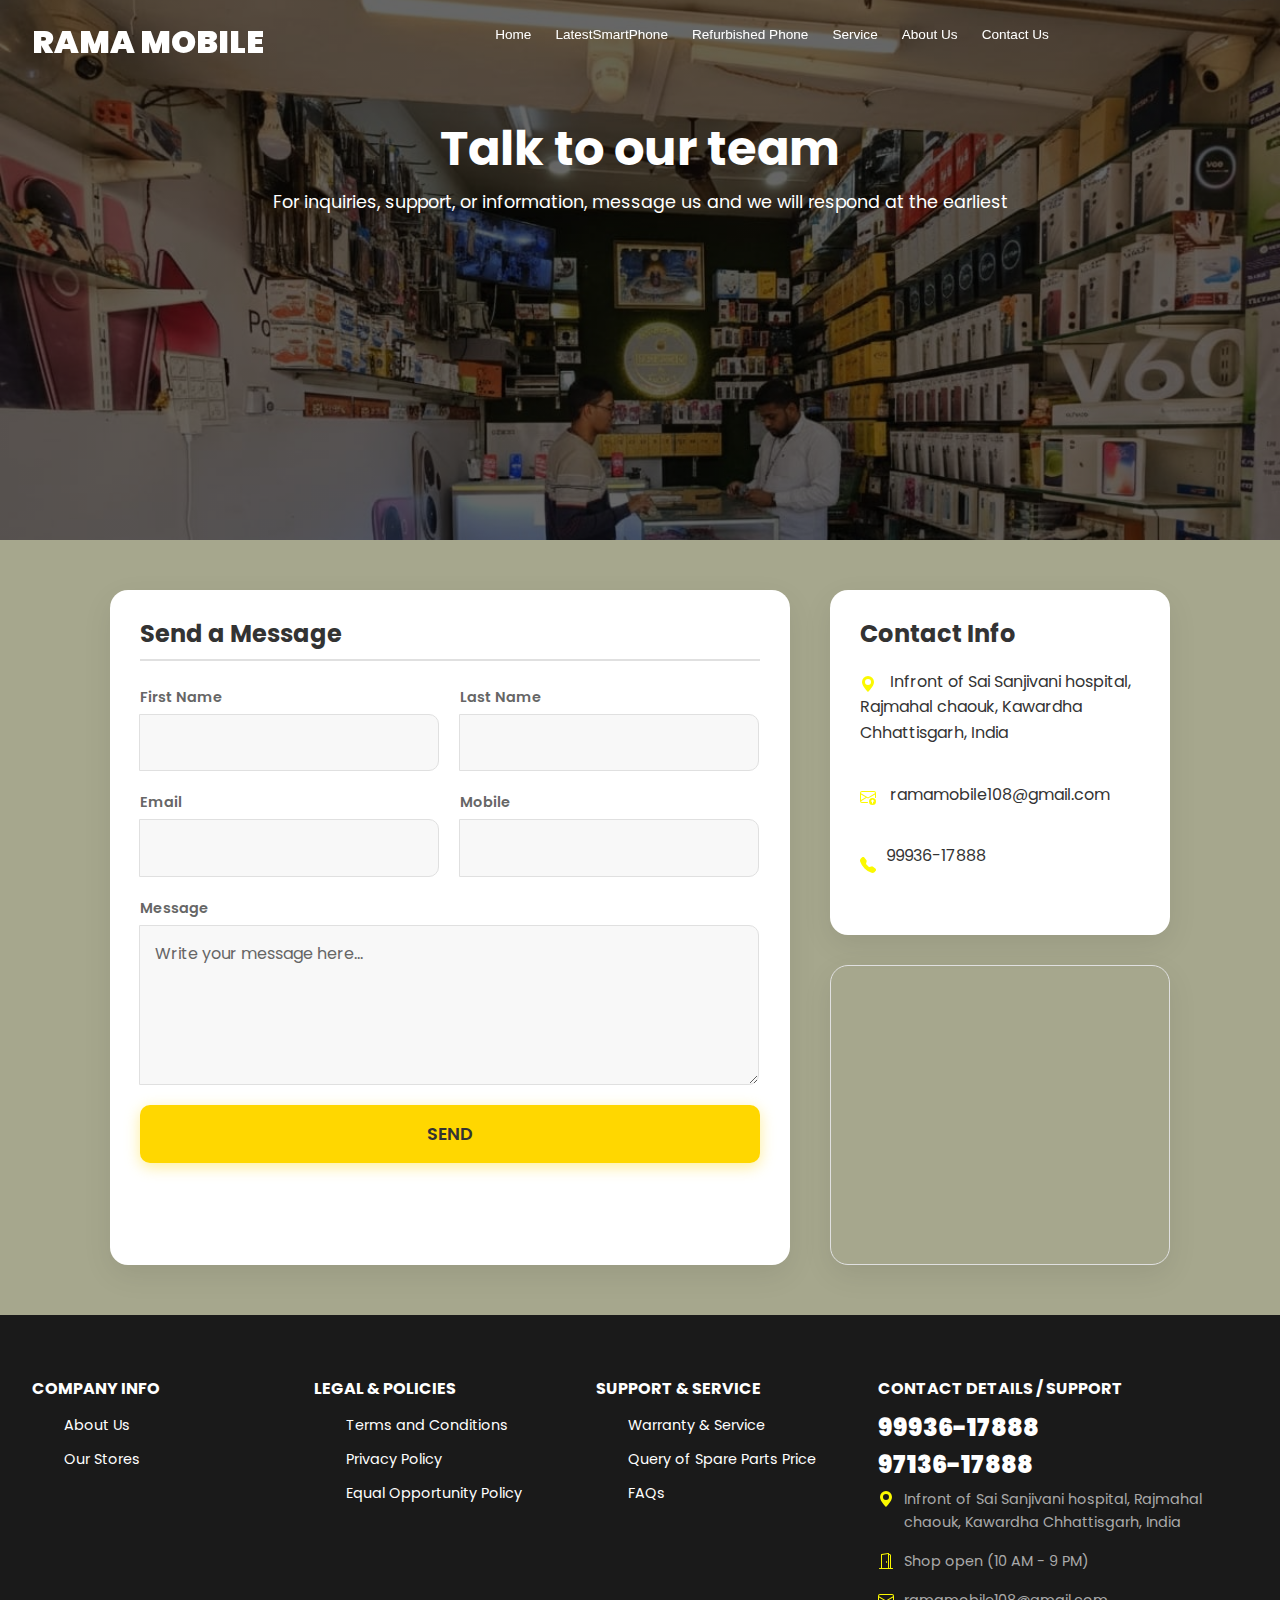
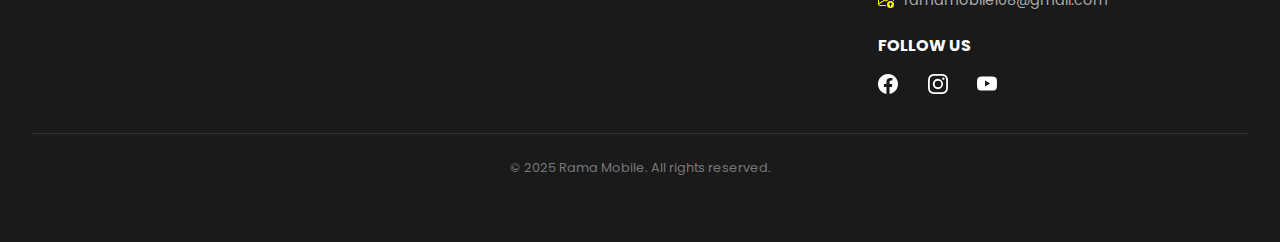
<file: contactUs.html>
<!DOCTYPE html>
<html lang="en">

<head>
    <meta charset="UTF-8">
    <meta name="viewport" content="width=device-width, initial-scale=1.0">
    <title>Rama Mobile | Contact Us</title>
    <link href="https://fonts.googleapis.com/css2?family=Poppins:wght@300;400;600;700;900&display=swap"
        rel="stylesheet">
    <link rel="stylesheet" href="/css/bootstrap.min.css">
    <link rel="stylesheet" href="/Styles/header-footer.css">
    <link rel="stylesheet" href="/Styles/contactUs.css">
</head>

<body>
    <header>
        <nav>
            <div class="logo">Rama Mobile</div>
            <ul class="nav-links" id="navMenu">
                <li><a href="index.html">Home</a></li>
                <li><a href="latestSmartPhone.html">LatestSmartPhone</a></li>
                <li><a href="referbishedPhone.html">Refurbished Phone</a></li>
                <li><a href="service.html">Service</a></li>
                <li><a href="aboutUs.html">About Us</a></li>
                <li><a href="contactUs.html">Contact Us</a></li>
            </ul>
            <div class="menu-toggle" onclick="toggleMenu()">
                <span></span>
                <span></span>
                <span></span>
            </div>
        </nav>
        <div class="menu-backdrop" id="menuBackdrop" onclick="toggleMenu()"></div>
    </header>

    <div class="hero-section">
        <h1>Talk to our team</h1>
        <p>For inquiries, support, or information, message us and we will respond at the earliest</p>
    </div>

    <div class="contact-layout">
        <div class="form-area clean-card">
            <h2>Send a Message</h2>
            <form action="https://formsubmit.co/ramamobile108@gmail.com" method="post">
                <div class="form-row">
                    <div class="input-group">
                        <label for="firstName">First Name</label>
                        <input type="text" id="firstName" name="firstName" placeholder="" required>
                    </div>
                    <div class="input-group">
                        <label for="lastName">Last Name</label>
                        <input type="text" id="lastName" name="lastName" placeholder="" required>
                    </div>
                </div>

                <div class="form-row">
                    <div class="input-group">
                        <label for="email">Email</label>
                        <input type="email" id="email" name="email" placeholder="" required>
                    </div>
                    <div class="input-group">
                        <label for="mobile">Mobile</label>
                        <input type="tel" id="mobile" name="mobile" placeholder="">
                    </div>
                </div>

                <div class="input-group textarea-group">
                    <label for="message">Message</label>
                    <textarea id="message" name="message" rows="5" placeholder="Write your message here..."
                        required></textarea>
                </div>

                <button type="submit" class="send-button">Send</button>
            </form>
        </div>

        <div class="sidebar-area">
            <div class="contact-info-card">
                <h2>Contact Info</h2>

                <div class="contact-detail">

                    <p>
                        <img src="bootstrap-icons-1.13.1/geo-alt-fill.svg" alt="location" width="16" height="16">
                        Infront of Sai Sanjivani hospital, Rajmahal chaouk, Kawardha Chhattisgarh, India
                    </p>

                </div>

                <div class="contact-detail">
                    <p>
                        <img src="bootstrap-icons-1.13.1/envelope-arrow-up.svg" alt="email" width="16" height="16">
                        ramamobile108@gmail.com
                    </p>
                </div>

                <div class="contact-detail">
                    <img src="bootstrap-icons-1.13.1/telephone-fill.svg" alt="phone" width="16" height="16">
                    <p><a href="tel:+919301293022"></a>99936-17888</p>
                </div>

                <div class="sidebar-social">
                    <a href="#" target="_blank" aria-label="Facebook"><i class="fab fa-facebook-f"></i></a>
                    <a href="#" target="_blank" aria-label="Twitter"><i class="fab fa-twitter"></i></a>
                    <a href="#" target="_blank" aria-label="LinkedIn"><i class="fab fa-linkedin-in"></i></a>
                    <a href="#" target="_blank" aria-label="Instagram"><i class="fab fa-instagram"></i></a>
                </div>
            </div>

            <div class="map-embed">
                <iframe class="map-iframe"
                    src="https://www.google.com/maps/embed?pb=!1m18!1m12!1m3!1d7398.094697725526!2d81.22055816093108!3d22.009496684235817!2m3!1f0!2f0!3f0!3m2!1i1024!2i768!4f13.1!3m3!1m2!1s0x3a29c14f7d11e847%3A0x434ebaeb38392097!2sRama%20Mobile%20Shop%20kawardha!5e0!3m2!1sen!2sin!4v1762757178229!5m2!1sen!2sin"
                    allowfullscreen="" loading="lazy" referrerpolicy="no-referrer-when-downgrade"></iframe>
            </div>
        </div>
    </div>

    <footer>
        <div class="footer-content">
            <div class="footer-column">
                <h4>Company Info</h4>
                <ul>
                    <li><a href="aboutUs.html">About Us</a></li>
                    <li><a href="latestSmartPhone.html">Our Stores</a></li>
                </ul>
            </div>

            <div class="footer-column">
                <h4>Legal & Policies</h4>
                <ul>
                    <li><a href="terms&condtion.html">Terms and Conditions</a></li>
                    <li><a href="#">Privacy Policy</a></li>
                    <li><a href="#">Equal Opportunity Policy</a></li>
                </ul>
            </div>

            <div class="footer-column">
                <h4>Support & Service</h4>
                <ul>
                    <li><a href="service.html">Warranty & Service</a></li>
                    <li><a href="contactUs.html">Query of Spare Parts Price</a></li>
                    <li><a href="FAQ.html">FAQs</a></li>
                </ul>
            </div>

            <div class="contact-info">
                <h4>Contact Details / Support</h4>

                <h3>99936-17888</h3>
                <h3>97136-17888</h3>

                <p>
                    <img src="bootstrap-icons-1.13.1/geo-alt-fill.svg" alt="location" width="16" height="16">
                    Infront of Sai Sanjivani hospital, Rajmahal chaouk, Kawardha Chhattisgarh, India
                </p>

                <p>
                    <img src="bootstrap-icons-1.13.1/door-open.svg" alt="hours" width="16" height="16">
                    Shop open (10 AM - 9 PM)
                </p>

                <p>
                    <img src="bootstrap-icons-1.13.1/envelope-arrow-up.svg" alt="email" width="16" height="16">
                    ramamobile108@gmail.com
                </p>

                <div class="social-icons">
                    <h4>Follow Us</h4>

                    <a href="https://www.facebook.com/share/1DC6P1Srmp/" title="Facebook">
                        <img src="bootstrap-icons-1.13.1/facebook.svg" alt="">
                    </a>

                    <a href="https://www.instagram.com/rama_mobile_kawardha?utm_source=qr&igsh=cXQxMmw5cTFzbHFu"
                        title="Instagram">
                        <img src="bootstrap-icons-1.13.1/instagram.svg" alt="">
                    </a>

                    <a href="https://youtube.com/@_rama_mobiles_kwd_?si=mfBgsQQrAkOam96f" title="YouTube">
                        <img src="bootstrap-icons-1.13.1/youtube.svg" alt="">
                    </a>
                </div>
            </div>
        </div>

        <div class="footer-bottom">
            &copy; 2025 Rama Mobile. All rights reserved.
        </div>
    </footer>

    <script>
        window.addEventListener('scroll', function () {
            const header = document.querySelector('header');
            if (window.scrollY > 50) {
                header.classList.add('scrolled');
            } else {
                header.classList.remove('scrolled');
            }
        });

        function toggleMenu() {
            const menu = document.getElementById('navMenu');
            const toggle = document.querySelector('.menu-toggle');
            const backdrop = document.getElementById('menuBackdrop');

            menu.classList.toggle('active');
            toggle.classList.toggle('open');
            backdrop.classList.toggle('active');

            if (menu.classList.contains('active')) {
                document.body.style.overflow = 'hidden';
            } else {
                document.body.style.overflow = '';
            }
        }

        document.querySelectorAll('.nav-links a').forEach(link => {
            link.addEventListener('click', () => {
                const menu = document.getElementById('navMenu');
                const toggle = document.querySelector('.menu-toggle');
                const backdrop = document.getElementById('menuBackdrop');

                if (menu.classList.contains('active')) {
                    menu.classList.remove('active');
                    toggle.classList.remove('open');
                    backdrop.classList.remove('active');
                    document.body.style.overflow = '';
                }
            });
        });

        document.addEventListener('keydown', (e) => {
            if (e.key === 'Escape') {
                const menu = document.getElementById('navMenu');
                const toggle = document.querySelector('.menu-toggle');
                const backdrop = document.getElementById('menuBackdrop');

                if (menu.classList.contains('active')) {
                    menu.classList.remove('active');
                    toggle.classList.remove('open');
                    backdrop.classList.remove('active');
                    document.body.style.overflow = '';
                }
            }
        });
    </script>
</body>

</html>
</file>
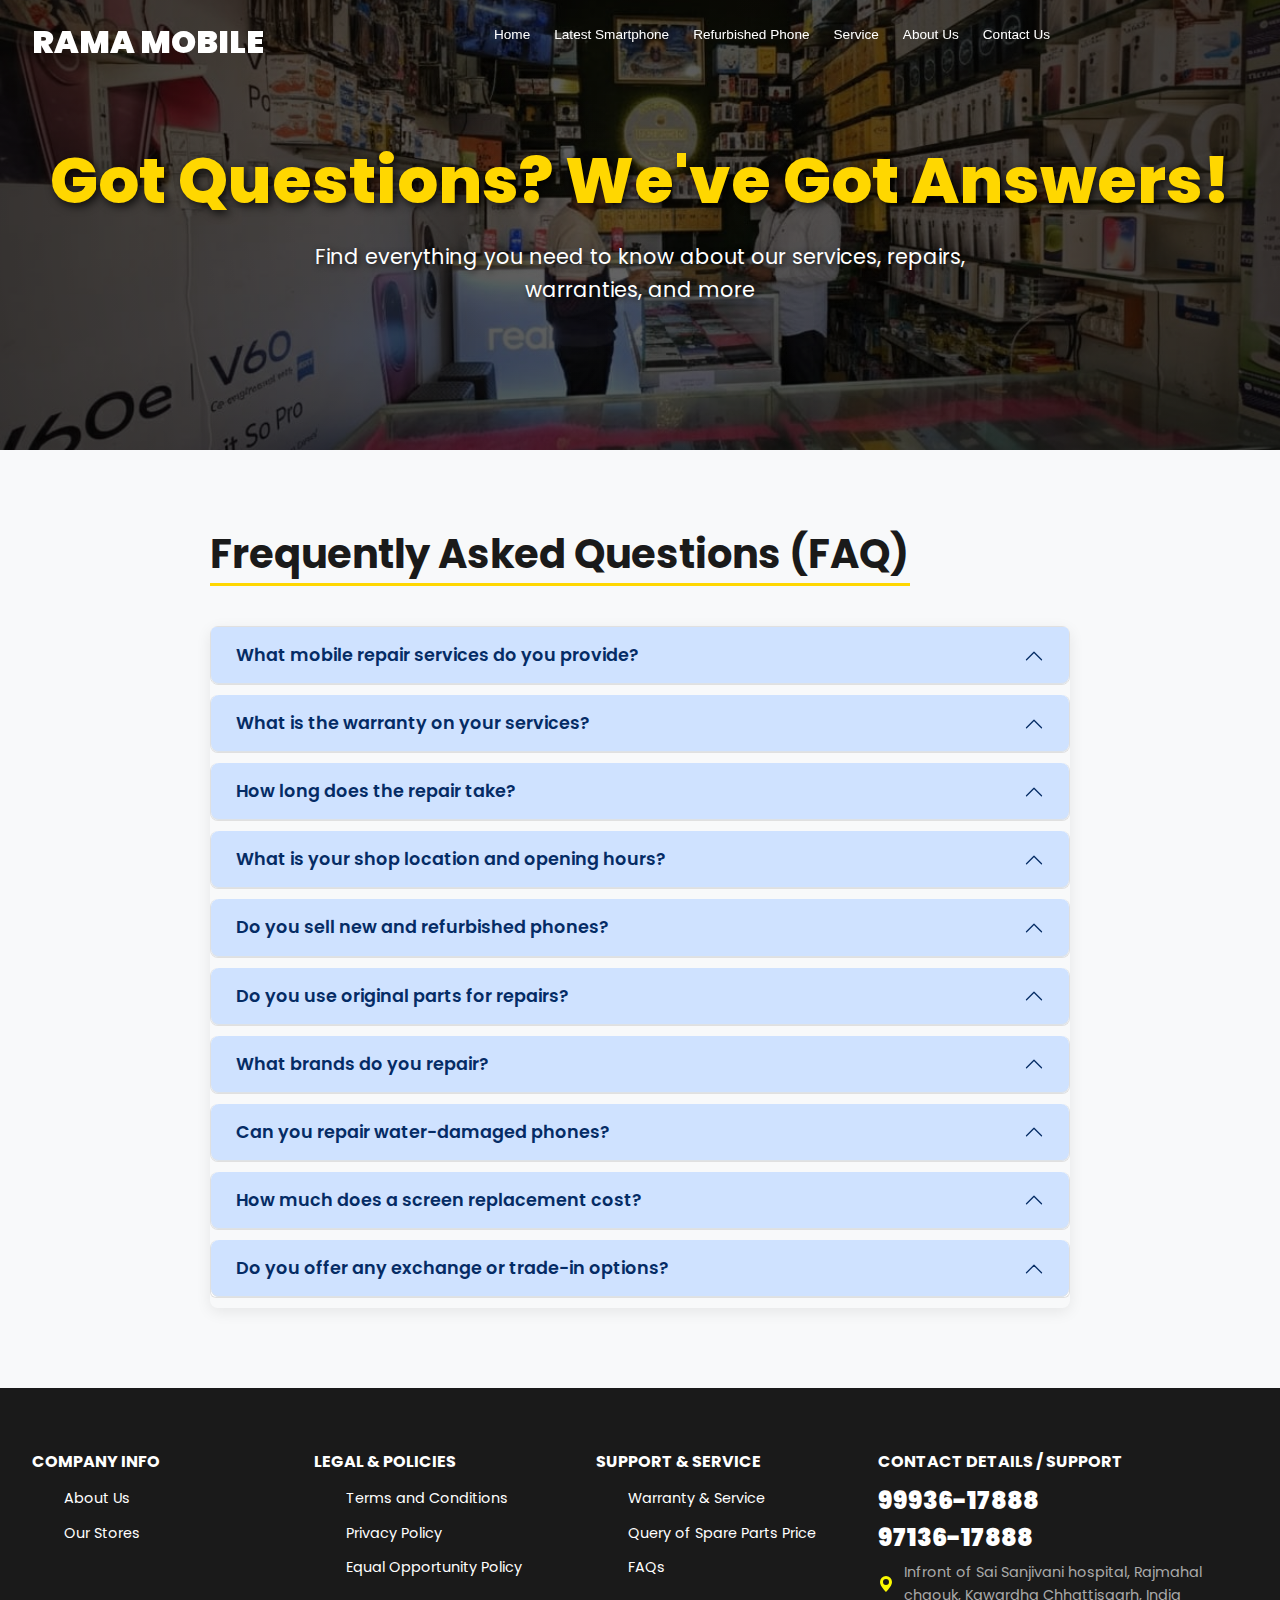
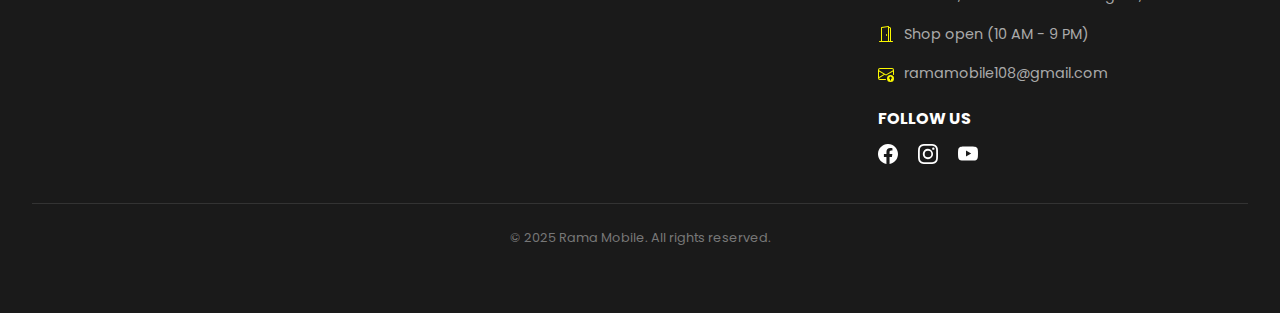
<file: FAQ.html>
<!DOCTYPE html>
<html lang="en">

<head>
    <meta charset="UTF-8">
    <meta name="viewport" content="width=device-width, initial-scale=1.0">
    <title>FAQ - Rama Mobile</title>
    <link href="https://fonts.googleapis.com/css2?family=Poppins:wght@400;600;700&display=swap" rel="stylesheet">
    <link rel="stylesheet" href="./Styles/header-footer.css">
    <link rel="stylesheet" href="./css/bootstrap.min.css">
    <link rel="stylesheet" href="./Styles/FAQ.css">

</head>

<body>

    <header>
        <nav>
            <div class="logo">Rama Mobile</div>

            <ul class="nav-links" id="navMenu">
                <li><a href="index.html">Home</a></li>
                <li><a href="latestSmartPhone.html">Latest Smartphone</a></li>
                <li><a href="referbishedPhone.html">Refurbished Phone</a></li>
                <li><a href="service.html">Service</a></li>
                <li><a href="aboutUs.html">About Us</a></li>
                <li><a href="contactUs.html">Contact Us</a></li>
            </ul>

            <div class="menu-toggle" onclick="toggleMenu()">
                <span></span>
                <span></span>
                <span></span>
            </div>
        </nav>

        <div class="menu-backdrop" id="menuBackdrop" onclick="toggleMenu()"></div>
    </header>

    <section class="faq-hero">
        <div class="faq-hero-content">
            <h1>Got Questions? We've Got Answers!</h1>
            <p>Find everything you need to know about our services, repairs, warranties, and more</p>
        </div>
    </section>

    <section class="faq-section">
        <h2 class="section-title">Frequently Asked Questions (FAQ)</h2>

        <div class="accordion" id="ramaMobileFAQ">

            <div class="accordion-item">
                <h2 class="accordion-header" id="headingOne">
                    <button class="accordion-button" type="button" data-target="#collapseOne" aria-expanded="false"
                        aria-controls="collapseOne">
                        <span>What mobile repair services do you provide?</span>
                    </button>
                </h2>
                <div id="collapseOne" class="accordion-collapse" aria-labelledby="headingOne"
                    data-parent="#ramaMobileFAQ">
                    <div class="accordion-body">
                        We specialize in the following services:
                        <ul>
                            <li><strong>Screen/Display Replacement</strong> (Original Quality Display)</li>
                            <li><strong>Battery Replacement</strong> (High-Capacity Genuine Battery)</li>
                            <li>Camera Repair and Lens Fix</li>
                            <li>Charging Port Repair</li>
                            <li>Speaker and Microphone Fix</li>
                            <li>Water Damage Repair and Deep Cleaning</li>
                            <li>Software Issues, Performance Boost and Virus Removal</li>
                            <li>Mobile Protection (Screen Guard, Tempered Glass)</li>
                        </ul>
                    </div>
                </div>
            </div>

            <div class="accordion-item">
                <h2 class="accordion-header" id="headingTwo">
                    <button class="accordion-button" type="button" data-target="#collapseTwo" aria-expanded="false"
                        aria-controls="collapseTwo">
                        <span>What is the warranty on your services?</span>
                    </button>
                </h2>
                <div id="collapseTwo" class="accordion-collapse" aria-labelledby="headingTwo"
                    data-parent="#ramaMobileFAQ">
                    <div class="accordion-body">
                        We provide the following warranty on our repair services:
                        <ul>
                            <li><strong>Screen Replacement:</strong> 6 months warranty.</li>
                            <li><strong>Battery Replacement:</strong> 1 year warranty.</li>
                            <li><strong>Camera/Speaker/Charging Port Repair:</strong> 90 days to 6 months warranty
                                (depending on parts).</li>
                        </ul>
                        We always use genuine or original quality parts.
                    </div>
                </div>
            </div>

            <div class="accordion-item">
                <h2 class="accordion-header" id="headingThree">
                    <button class="accordion-button" type="button" data-target="#collapseThree" aria-expanded="false"
                        aria-controls="collapseThree">
                        <span>How long does the repair take?</span>
                    </button>
                </h2>
                <div id="collapseThree" class="accordion-collapse" aria-labelledby="headingThree"
                    data-parent="#ramaMobileFAQ">
                    <div class="accordion-body">
                        For most common repairs like <strong>Screen Replacement</strong> and <strong>Battery
                            Replacement</strong>, we offer <strong>same-day service</strong> or just <strong>30
                            minutes</strong>. Water damage or complex software/motherboard issues may take longer, and
                        you will be informed in advance.
                    </div>
                </div>
            </div>

            <div class="accordion-item">
                <h2 class="accordion-header" id="headingFour">
                    <button class="accordion-button" type="button" data-target="#collapseFour" aria-expanded="false"
                        aria-controls="collapseFour">
                        <span>What is your shop location and opening hours?</span>
                    </button>
                </h2>
                <div id="collapseFour" class="accordion-collapse" aria-labelledby="headingFour"
                    data-parent="#ramaMobileFAQ">
                    <div class="accordion-body">
                        <p>Our shop address is: <strong>Infront of Sai Sanjivani hospital, Rajmahal chaouk, Kawardha
                                Chhattisgarh, India.</strong></p>
                        <p>Our opening hours are: <strong>10 AM to 9 PM (Daily).</strong></p>
                        <p>You can contact us on these numbers: <strong>99936-17888</strong> and
                            <strong>97136-17888</strong>
                        </p>
                    </div>
                </div>
            </div>

            <div class="accordion-item">
                <h2 class="accordion-header" id="headingFive">
                    <button class="accordion-button" type="button" data-target="#collapseFive" aria-expanded="false"
                        aria-controls="collapseFive">
                        <span>Do you sell new and refurbished phones?</span>
                    </button>
                </h2>
                <div id="collapseFive" class="accordion-collapse" aria-labelledby="headingFive"
                    data-parent="#ramaMobileFAQ">
                    <div class="accordion-body">
                        <p>Yes! We sell both <strong>brand new</strong> and <strong>certified refurbished
                                smartphones</strong> from top brands like Apple, Samsung, Vivo, Oppo, Realme, and
                            more.</p>
                        <p>All our refurbished phones come with:</p>
                        <ul>
                            <li>100% quality checked (40-point inspection)</li>
                            <li>6 months warranty</li>
                            <li>Original accessories where applicable</li>
                            <li>Save 30-50% compared to brand new phones</li>
                        </ul>
                    </div>
                </div>
            </div>

            <div class="accordion-item">
                <h2 class="accordion-header" id="headingSix">
                    <button class="accordion-button" type="button" data-target="#collapseSix" aria-expanded="false"
                        aria-controls="collapseSix">
                        <span>Do you use original parts for repairs?</span>
                    </button>
                </h2>
                <div id="collapseSix" class="accordion-collapse" aria-labelledby="headingSix"
                    data-parent="#ramaMobileFAQ">
                    <div class="accordion-body">
                        <p>Yes, we prioritize using <strong>original and genuine parts</strong> for all repairs. When
                            original parts are not available, we use high-quality OEM (Original Equipment Manufacturer)
                            parts that meet the same standards.</p>
                        <p>All parts come with a warranty to ensure quality and reliability.</p>
                    </div>
                </div>
            </div>

            <div class="accordion-item">
                <h2 class="accordion-header" id="headingSeven">
                    <button class="accordion-button" type="button" data-target="#collapseSeven" aria-expanded="false"
                        aria-controls="collapseSeven">
                        <span>What brands do you repair?</span>
                    </button>
                </h2>
                <div id="collapseSeven" class="accordion-collapse" aria-labelledby="headingSeven"
                    data-parent="#ramaMobileFAQ">
                    <div class="accordion-body">
                        We repair all major smartphone brands including:
                        <ul>
                            <li>Apple (iPhone)</li>
                            <li>Samsung</li>
                            <li>Vivo</li>
                            <li>Oppo</li>
                            <li>Realme</li>
                            <li>OnePlus</li>
                            <li>Xiaomi (Mi, Redmi, Poco)</li>
                            <li>Motorola</li>
                            <li>Google Pixel</li>
                            <li>And many more!</li>
                        </ul>
                    </div>
                </div>
            </div>

            <div class="accordion-item">
                <h2 class="accordion-header" id="headingEight">
                    <button class="accordion-button" type="button" data-target="#collapseEight" aria-expanded="false"
                        aria-controls="collapseEight">
                        <span>Can you repair water-damaged phones?</span>
                    </button>
                </h2>
                <div id="collapseEight" class="accordion-collapse" aria-labelledby="headingEight"
                    data-parent="#ramaMobileFAQ">
                    <div class="accordion-body">
                        <p>Yes, we specialize in <strong>water damage repair</strong>. The success rate depends on how
                            quickly you bring the phone to us after water exposure.</p>
                        <p><strong>Important tips:</strong></p>
                        <ul>
                            <li>Do not try to charge or turn on the phone</li>
                            <li>Remove the SIM card and case immediately</li>
                            <li>Bring it to us as soon as possible for professional cleaning and diagnosis</li>
                        </ul>
                        <p>We perform deep cleaning, corrosion removal, and component testing to restore your device.
                        </p>
                    </div>
                </div>
            </div>

            <div class="accordion-item">
                <h2 class="accordion-header" id="headingNine">
                    <button class="accordion-button" type="button" data-target="#collapseNine" aria-expanded="false"
                        aria-controls="collapseNine">
                        <span>How much does a screen replacement cost?</span>
                    </button>
                </h2>
                <div id="collapseNine" class="accordion-collapse" aria-labelledby="headingNine"
                    data-parent="#ramaMobileFAQ">
                    <div class="accordion-body">
                        <p>Screen replacement costs vary depending on the phone model and screen type (LCD vs AMOLED).
                        </p>
                        <p><strong>Approximate price range:</strong></p>
                        <ul>
                            <li>Budget phones: ₹1,500 - ₹3,000</li>
                            <li>Mid-range phones: ₹3,000 - ₹8,000</li>
                            <li>Premium/Flagship phones: ₹8,000 - ₹25,000</li>
                        </ul>
                        <p>Contact us with your phone model for an exact quote. We offer competitive pricing with a 6
                            months warranty on all screen replacements.</p>
                    </div>
                </div>
            </div>

            <div class="accordion-item">
                <h2 class="accordion-header" id="headingTen">
                    <button class="accordion-button" type="button" data-target="#collapseTen" aria-expanded="false"
                        aria-controls="collapseTen">
                        <span>Do you offer any exchange or trade-in options?</span>
                    </button>
                </h2>
                <div id="collapseTen" class="accordion-collapse" aria-labelledby="headingTen"
                    data-parent="#ramaMobileFAQ">
                    <div class="accordion-body">
                        <p>Yes! We offer <strong>exchange and trade-in options</strong> when you purchase a new or
                            refurbished phone from us.</p>
                        <p><strong>Benefits:</strong></p>
                        <ul>
                            <li>Get instant cash value for your old phone</li>
                            <li>Trade-in any brand, any condition</li>
                            <li>Use trade-in value towards your new purchase</li>
                            <li>Fast evaluation and immediate payment</li>
                        </ul>
                        <p>Visit our store or contact us to get a quote for your device!</p>
                    </div>
                </div>
            </div>

        </div>
    </section>

    <footer>
        <div class="footer-content">
            <div class="footer-column">
                <h4>Company Info</h4>
                <ul>
                    <li><a href="aboutUs.html">About Us</a></li>
                    <li><a href="latestSmartPhone.html">Our Stores</a></li>
                </ul>
            </div>

            <div class="footer-column">
                <h4>Legal & Policies</h4>
                <ul>
                    <li><a href="test1.html">Terms and Conditions</a></li>
                    <li><a href="#">Privacy Policy</a></li>
                    <li><a href="#">Equal Opportunity Policy</a></li>
                </ul>
            </div>

            <div class="footer-column">
                <h4>Support & Service</h4>
                <ul>
                    <li><a href="service.html">Warranty & Service</a></li>
                    <li><a href="#">Query of Spare Parts Price</a></li>
                    <li><a href="FAQ.html">FAQs</a></li>
                </ul>
            </div>

            <div class="contact-info">
                <h4>Contact Details / Support</h4>

                <h3>99936-17888</h3>
                <h3>97136-17888</h3>

                <p>
                    <img src="bootstrap-icons-1.13.1/geo-alt-fill.svg" alt="location" width="16" height="16">
                    Infront of Sai Sanjivani hospital, Rajmahal chaouk, Kawardha Chhattisgarh, India
                </p>

                <p>
                    <img src="bootstrap-icons-1.13.1/door-open.svg" alt="hours" width="16" height="16">
                    Shop open (10 AM - 9 PM)
                </p>

                <p>
                    <img src="bootstrap-icons-1.13.1/envelope-arrow-up.svg" alt="email" width="16" height="16">
                    ramamobile108@gmail.com
                </p>

                <div class="social-icons">
                    <h4>Follow Us</h4>

                    <a href="https://www.facebook.com/share/1DC6P1Srmp/" title="Facebook">
                        <img src="bootstrap-icons-1.13.1/facebook.svg" alt="">
                    </a>

                    <a href="https://www.instagram.com/rama_mobile_kawardha?utm_source=qr&igsh=cXQxMmw5cTFzbHFu"
                        title="Instagram">
                        <img src="bootstrap-icons-1.13.1/instagram.svg" alt="">
                    </a>

                    <a href="https://youtube.com/@_rama_mobiles_kwd_?si=mfBgsQQrAkOam96f" title="YouTube">
                        <img src="bootstrap-icons-1.13.1/youtube.svg" alt="">
                    </a>
                </div>
            </div>
        </div>

        <div class="footer-bottom">
            &copy; 2025 Rama Mobile. All rights reserved.
        </div>
    </footer>

    <script>
        window.addEventListener('scroll', function () {
            const header = document.querySelector('header');
            if (window.scrollY > 50) {
                header.classList.add('scrolled');
            } else {
                header.classList.remove('scrolled');
            }
        });

        function toggleMenu() {
            const menu = document.getElementById('navMenu');
            const toggle = document.querySelector('.menu-toggle');
            const backdrop = document.getElementById('menuBackdrop');

            menu.classList.toggle('active');
            toggle.classList.toggle('open');
            backdrop.classList.toggle('active');

            if (menu.classList.contains('active')) {
                document.body.style.overflow = 'hidden';
            } else {
                document.body.style.overflow = '';
            }
        }

        document.querySelectorAll('.nav-links a').forEach(link => {
            link.addEventListener('click', () => {
                const menu = document.getElementById('navMenu');
                const toggle = document.querySelector('.menu-toggle');
                const backdrop = document.getElementById('menuBackdrop');

                if (menu.classList.contains('active')) {
                    menu.classList.remove('active');
                    toggle.classList.remove('open');
                    backdrop.classList.remove('active');
                    document.body.style.overflow = '';
                }
            });
        });

        document.addEventListener('keydown', (e) => {
            if (e.key === 'Escape') {
                const menu = document.getElementById('navMenu');
                const toggle = document.querySelector('.menu-toggle');
                const backdrop = document.getElementById('menuBackdrop');

                if (menu.classList.contains('active')) {
                    menu.classList.remove('active');
                    toggle.classList.remove('open');
                    backdrop.classList.remove('active');
                    document.body.style.overflow = '';
                }
            }
        });

        document.addEventListener('DOMContentLoaded', () => {
            const buttons = document.querySelectorAll('.accordion-button');

            buttons.forEach(button => {
                button.addEventListener('click', () => {
                    const targetId = button.getAttribute('data-target');
                    const targetCollapse = document.querySelector(targetId);
                    const isExpanded = button.classList.contains('active');

                    // Close all other open accordion items
                    document.querySelectorAll('.accordion-button.active').forEach(openButton => {
                        if (openButton !== button) {
                            openButton.classList.remove('active');
                            const openTargetId = openButton.getAttribute('data-target');
                            const openTargetCollapse = document.querySelector(openTargetId);
                            openTargetCollapse.classList.remove('show');
                        }
                    });

                    // Toggle the clicked accordion item
                    if (isExpanded) {
                        button.classList.remove('active');
                        targetCollapse.classList.remove('show');
                    } else {
                        button.classList.add('active');
                        targetCollapse.classList.add('show');
                    }
                });
            });
        });
    </script>

</body>

</html>
</file>
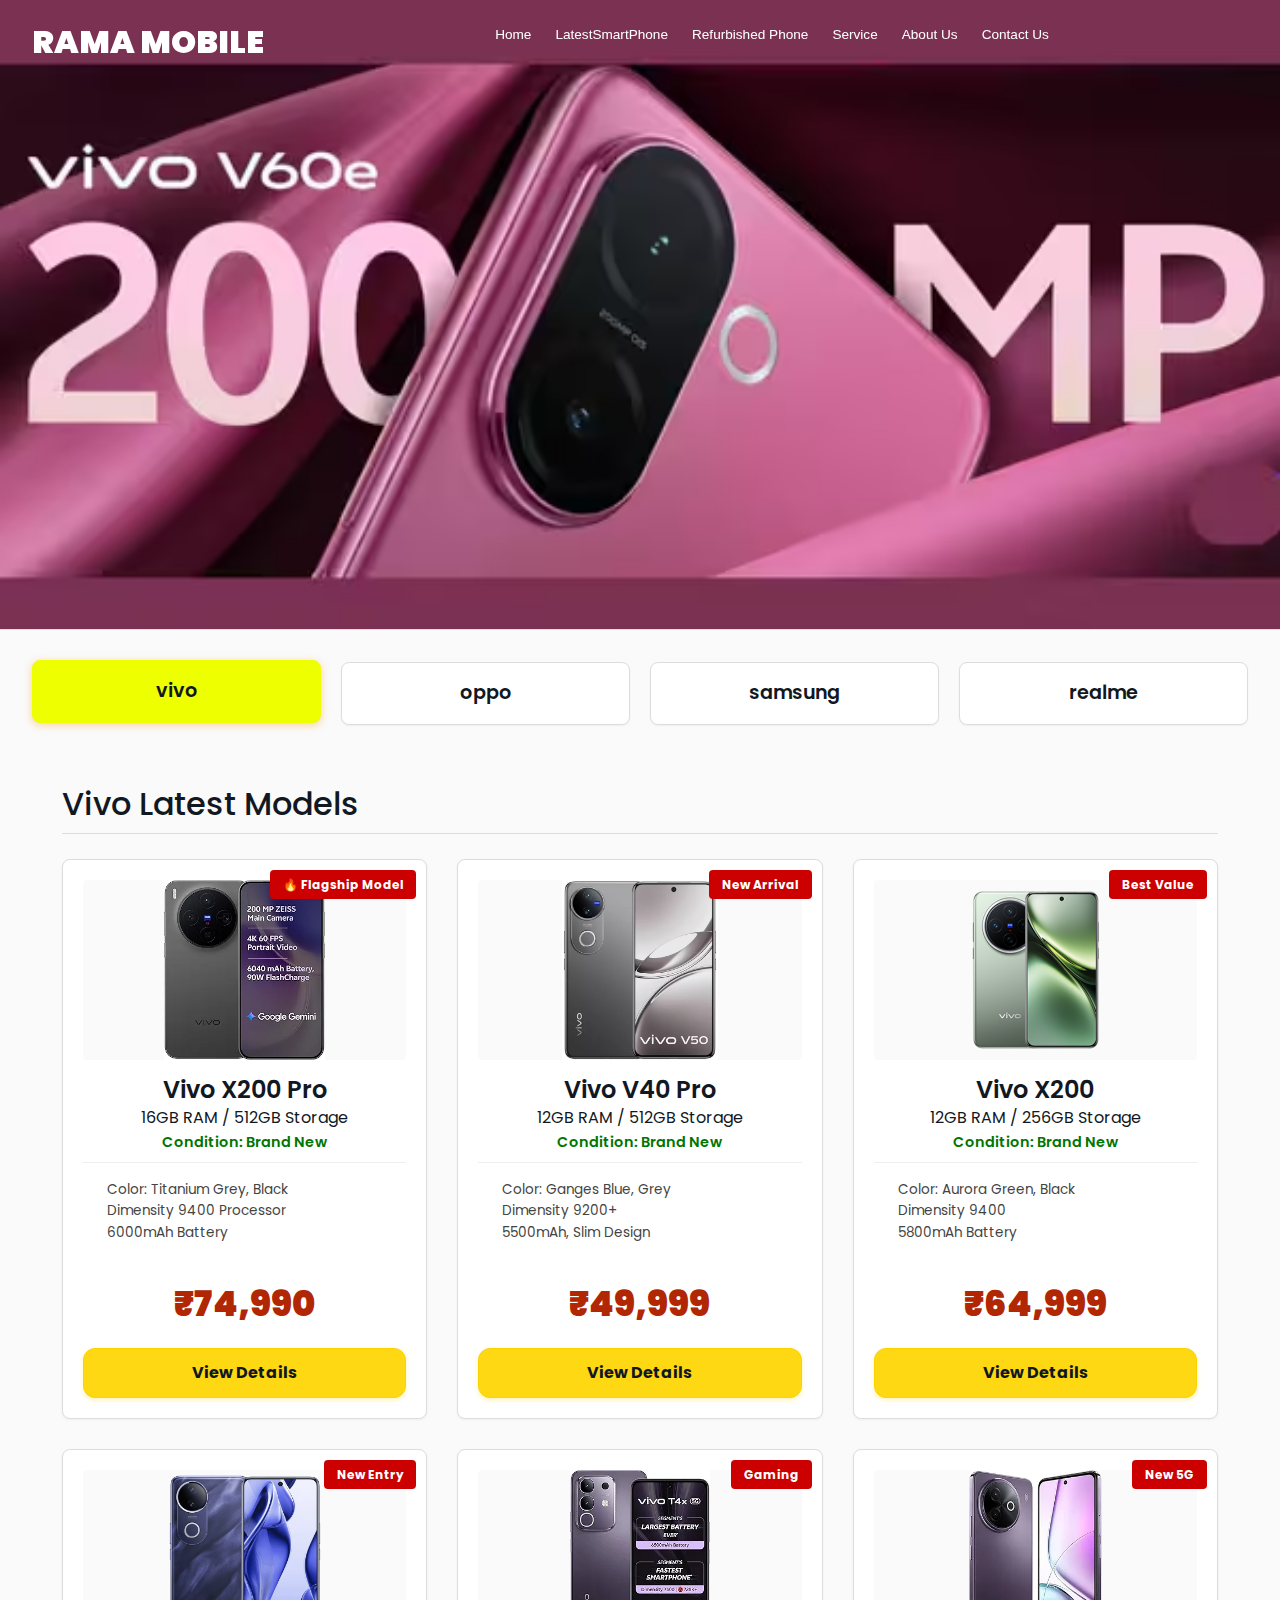
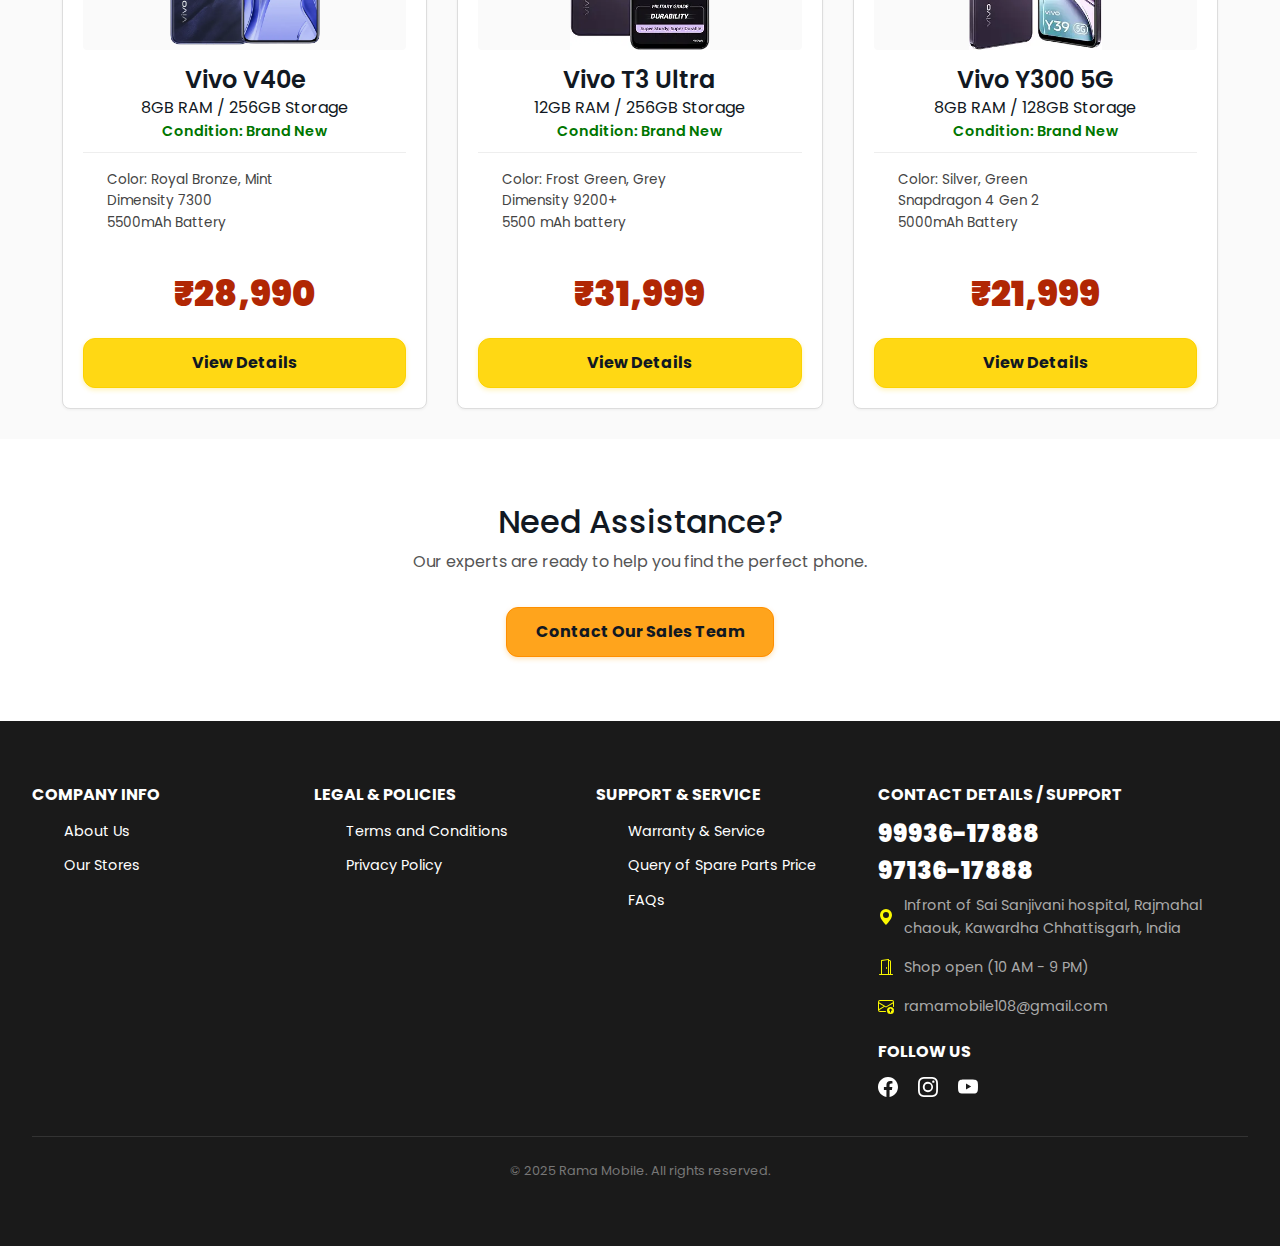
<file: latestSmartPhone.html>
<!DOCTYPE html>
<html lang="en">

<head>
    <meta charset="UTF-8">
    <meta name="viewport" content="width=device-width, initial-scale=1.0">
    <title>Brand Catalogue | Latest Smartphones - Rama Mobile</title>
    <meta name="description"
        content="Explore the latest brand-new smartphones from Apple, Samsung, Vivo, and more with our curated brand catalogue. 100% official warranty guaranteed.">
    <link href="https://fonts.googleapis.com/css2?family=Poppins:wght@400;600;700;900&display=swap" rel="stylesheet">
    <link rel="stylesheet" href="./Styles/header-footer.css">
    <link rel="stylesheet" href="./css/bootstrap.min.css">
    <link rel="stylesheet" href="./Styles/latestSmartPhone.css">

</head>

<body>

    <header>
        <nav>
            <div class="logo">Rama Mobile</div>

            <ul class="nav-links" id="navMenu">
                <li><a href="index.html">Home</a></li>
                <li><a href="latestSmartPhone.html">LatestSmartPhone</a></li>
                <li><a href="referbishedPhone.html">Refurbished Phone</a></li>
                <li><a href="service.html">Service</a></li>
                <li><a href="aboutUs.html">About Us</a></li>
                <li><a href="contactUs.html">Contact Us</a></li>


            </ul>

            <button class="menu-toggle" id="menuToggleBtn" type="button" aria-controls="navMenu" aria-expanded="false">
                <span></span>
                <span></span>
                <span></span>
            </button>
        </nav>

        <div class="menu-backdrop" id="menuBackdrop"></div>
    </header>

    <section class="page-title-section">
        <div class="container">
            <h1></h1>
            <p class="intro-text">

            </p>

        </div>
    </section>

    <section class="tab-buttons-container">
        <div class="container">

            <div class="tab-buttons">
                <button class="tab-button active" data-brand="vivo">vivo</button>
                <button class="tab-button" data-brand="oppo">oppo</button>
                <button class="tab-button" data-brand="samsung">samsung</button>
                <button class="tab-button" data-brand="realme">realme</button>
            </div>

            <div class="tab-content-frame">

                <!-- vivo section start here -->

                <div id="vivo" class="tab-section active">
                    <h2>Vivo Latest Models</h2>
                    <div class="product-grid">

                        <div class="product-card" data-title="Vivo X200 Pro" data-price="₹74,990"
                            data-tag="🔥 Flagship Model"
                            data-specs="<li><i class='fas fa-camera'></i> 50MP ZEISS Camera</li><li><i class='fas fa-palette'></i> Color: Titanium Grey, Midnight Black</li><li><i class='fas fa-microchip'></i> Dimensity 9400 Processor</li><li><i class='fas fa-battery-full'></i> 6000mAh, 90W FlashCharge</li><li>16GB RAM / 512GB Storage</li>">
                            <div class="product-tag">🔥 Flagship Model</div>
                            <div class="card-image"><img src="Images/latestSmartPhone/Vivo/X300.jpg" alt="vivo x200">
                            </div>
                            <h3 class="card-title">Vivo X200 Pro</h3>
                            <p class="card-subtitle">16GB RAM / 512GB Storage</p>
                            <p class="product-condition">Condition: Brand New</p>
                            <ul class="spec-list">
                                <li><i class="fas fa-palette"></i> Color: Titanium Grey, Black</li>
                                <li><i class="fas fa-microchip"></i> Dimensity 9400 Processor</li>
                                <li><i class="fas fa-battery-full"></i> 6000mAh Battery</li>
                            </ul>
                            <p class="product-price">₹74,990</p>
                            <button class="cta-button view-details-btn">View Details</button>
                        </div>

                        <div class="product-card" data-title="Vivo V40 Pro" data-price="₹49,999" data-tag="New Arrival"
                            data-specs="<li><i class='fas fa-camera'></i> 50MP ZEISS Camera</li><li><i class='fas fa-palette'></i> Color: Ganges Blue, Titanium Grey</li><li><i class='fas fa-microchip'></i> Dimensity 9200+</li><li><i class='fas fa-battery-full'></i> 5500mAh, 80W Charge</li><li>12GB RAM / 512GB Storage</li>">
                            <div class="product-tag">New Arrival</div>
                            <div class="card-image"><img src="./Images/latestSmartPhone/Vivo/V50.png" alt="vivo v40">
                            </div>
                            <h3 class="card-title">Vivo V40 Pro</h3>
                            <p class="card-subtitle">12GB RAM / 512GB Storage</p>
                            <p class="product-condition">Condition: Brand New</p>
                            <ul class="spec-list">
                                <li><i class="fas fa-palette"></i> Color: Ganges Blue, Grey</li>
                                <li><i class="fas fa-microchip"></i> Dimensity 9200+</li>
                                <li><i class="fas fa-battery-full"></i> 5500mAh, Slim Design</li>
                            </ul>
                            <p class="product-price">₹49,999</p>
                            <button class="cta-button view-details-btn">View Details</button>
                        </div>

                        <div class="product-card" data-title="Vivo X200" data-price="₹64,999" data-tag="Best Value"
                            data-specs="<li><i class='fas fa-camera'></i> 50MP ZEISS Camera</li><li><i class='fas fa-palette'></i> Color: Aurora Green, Midnight Black</li><li><i class='fas fa-microchip'></i> Dimensity 9400</li><li><i class='fas fa-battery-full'></i> 5800mAh Battery</li><li>12GB RAM / 256GB Storage</li>">
                            <div class="product-tag">Best Value</div>
                            <div class="card-image"><img src="./Images/latestSmartPhone/Vivo/X200.png" alt="vivo X200">
                            </div>
                            <h3 class="card-title">Vivo X200</h3>
                            <p class="card-subtitle">12GB RAM / 256GB Storage</p>
                            <p class="product-condition">Condition: Brand New</p>
                            <ul class="spec-list">
                                <li><i class="fas fa-palette"></i> Color: Aurora Green, Black</li>
                                <li><i class="fas fa-microchip"></i> Dimensity 9400</li>
                                <li><i class="fas fa-battery-full"></i> 5800mAh Battery</li>
                            </ul>
                            <p class="product-price">₹64,999</p>
                            <button class="cta-button view-details-btn">View Details</button>
                        </div>

                        <div class="product-card" data-title="Vivo V40e" data-price="₹28,990" data-tag="New Entry"
                            data-specs="<li><i class='fas fa-camera'></i> 50MP Aura Light</li><li><i class='fas fa-palette'></i> Color: Royal Bronze, Mint Green</li><li><i class='fas fa-microchip'></i> Dimensity 7300</li><li><i class='fas fa-battery-full'></i> 5500mAh Battery</li><li>8GB RAM / 256GB Storage</li>">
                            <div class="product-tag">New Entry</div>
                            <div class="card-image"><img src="./Images/latestSmartPhone/Vivo/V50e.png" alt="vivo V40e">
                            </div>
                            <h3 class="card-title">Vivo V40e</h3>
                            <p class="card-subtitle">8GB RAM / 256GB Storage</p>
                            <p class="product-condition">Condition: Brand New</p>
                            <ul class="spec-list">
                                <li><i class="fas fa-palette"></i> Color: Royal Bronze, Mint</li>
                                <li><i class="fas fa-microchip"></i> Dimensity 7300</li>
                                <li><i class="fas fa-battery-full"></i> 5500mAh Battery</li>
                            </ul>
                            <p class="product-price">₹28,990</p>
                            <button class="cta-button view-details-btn">View Details</button>
                        </div>

                        <div class="product-card" data-title="Vivo T3 Ultra" data-price="₹31,999" data-tag="Gaming"
                            data-specs="<li><i class='fas fa-camera'></i> 50MP OIS Camera</li><li><i class='fas fa-palette'></i> Color: Frost Green, Lunar Grey</li><li><i class='fas fa-microchip'></i> Dimensity 9200+</li><li><i class='fas fa-battery-full'></i> 5500mAh, 80W Charge</li><li>12GB RAM / 256GB Storage</li>">
                            <div class="product-tag">Gaming</div>
                            <div class="card-image"><img src="./Images/latestSmartPhone/Vivo/T4x.png" alt="vivo T3">
                            </div>
                            <h3 class="card-title">Vivo T3 Ultra</h3>
                            <p class="card-subtitle">12GB RAM / 256GB Storage</p>
                            <p class="product-condition">Condition: Brand New</p>
                            <ul class="spec-list">
                                <li><i class="fas fa-palette"></i> Color: Frost Green, Grey</li>
                                <li><i class="fas fa-microchip"></i> Dimensity 9200+</li>
                                <li><i class="fas fa-battery-full"></i> 5500 mAh battery</li>
                            </ul>
                            <p class="product-price">₹31,999</p>
                            <button class="cta-button view-details-btn">View Details</button>
                        </div>

                        <div class="product-card" data-title="Vivo Y300 5G" data-price="₹21,999" data-tag="New 5G"
                            data-specs="<li><i class='fas fa-camera'></i> 50MP Main Sensor</li><li><i class='fas fa-palette'></i> Color: Titanium Silver, Green</li><li><i class='fas fa-microchip'></i> Snapdragon 4 Gen 2</li><li><i class='fas fa-battery-full'></i> 5000mAh Battery</li><li>8GB RAM / 128GB Storage</li>">
                            <div class="product-tag">New 5G</div>
                            <div class="card-image"><img src="./Images/latestSmartPhone/Vivo/Y39.png" alt="vivo y300">
                            </div>
                            <h3 class="card-title">Vivo Y300 5G</h3>
                            <p class="card-subtitle">8GB RAM / 128GB Storage</p>
                            <p class="product-condition">Condition: Brand New</p>
                            <ul class="spec-list">
                                <li><i class="fas fa-palette"></i> Color: Silver, Green</li>
                                <li><i class="fas fa-microchip"></i> Snapdragon 4 Gen 2</li>
                                <li><i class="fas fa-battery-full"></i> 5000mAh Battery</li>
                            </ul>
                            <p class="product-price">₹21,999</p>
                            <button class="cta-button view-details-btn">View Details</button>
                        </div>

                    </div>
                </div>


                <!-- oppp section start here -->

              <div id="oppo" class="tab-section">
                    <h2>Oppo Latest Models</h2>
                    <div class="product-grid">

                        <div class="product-card" data-title="Oppo Find X8 Pro" data-price="₹99,999"
                            data-tag="⚡ Premium"
                            data-specs="<li><i class='fas fa-camera'></i> Hasselblad Camera</li><li><i class='fas fa-palette'></i> Color: Space Black, Pearl White</li><li><i class='fas fa-microchip'></i> Dimensity 9400 (4nm)</li><li><i class='fas fa-battery-full'></i> 5910mAh, 80W Charge</li><li>16GB RAM / 512GB Storage</li>">
                            <div class="product-tag">⚡ Premium</div>
                            <div class="card-image"><img src="./Images/latestSmartPhone/Oppo/Find X8.png"
                                    alt="oppo find x8"></div>
                            <h3 class="card-title">Oppo Find X8 Pro</h3>
                            <p class="card-subtitle">16GB RAM / 512GB Storage</p>
                            <p class="product-condition">Condition: Brand New</p>
                            <ul class="spec-list">
                                <li><i class="fas fa-palette"></i> Color: Black, Pearl White</li>
                                <li><i class="fas fa-microchip"></i> Dimensity 9400</li>
                                <li><i class="fas fa-battery-full"></i> 5910mAh Battery</li>
                            </ul>
                            <p class="product-price">₹99,999</p>
                            <button class="cta-button view-details-btn">View Details</button>
                        </div>

                        <div class="product-card" data-title="Oppo Reno 12 Pro" data-price="₹36,999"
                            data-tag="New Arrival"
                            data-specs="<li><i class='fas fa-camera'></i> AI Portrait Camera</li><li><i class='fas fa-palette'></i> Color: Space Brown, Sunset Gold</li><li><i class='fas fa-microchip'></i> Dimensity 7300 Energy</li><li><i class='fas fa-battery-full'></i> 5000mAh, 80W Charge</li><li>12GB RAM / 256GB Storage</li>">
                            <div class="product-tag">New Arrival</div>
                            <div class="card-image"><img src="./Images/latestSmartPhone/Oppo/Reno 12pro.png"
                                    alt="reno 12 pro"></div>
                            <h3 class="card-title">Oppo Reno 12 Pro</h3>
                            <p class="card-subtitle">12GB RAM / 256GB Storage</p>
                            <p class="product-condition">Condition: Brand New</p>
                            <ul class="spec-list">
                                <li><i class="fas fa-palette"></i> Color: Space Brown, Gold</li>
                                <li><i class="fas fa-microchip"></i> Dimensity 7300 Energy</li>
                                <li><i class="fas fa-battery-full"></i> 5000mAh Battery</li>
                            </ul>
                            <p class="product-price">₹36,999</p>
                            <button class="cta-button view-details-btn">View Details</button>
                        </div>

                        <div class="product-card" data-title="Oppo F27 Pro+ 5G" data-price="₹27,999" data-tag="Rugged"
                            data-specs="<li><i class='fas fa-camera'></i> 64MP Camera</li><li><i class='fas fa-palette'></i> Color: Dusk Pink, Midnight Navy</li><li><i class='fas fa-microchip'></i> Dimensity 7050</li><li><i class='fas fa-battery-full'></i> 5000mAh, IP69 Rated</li><li>8GB RAM / 128GB Storage</li>">
                            <div class="product-tag">Rugged Design</div>
                            <div class="card-image"><img src="./Images/latestSmartPhone/Oppo/Reno 11.png"
                                    alt="oppo f27"></div>
                            <h3 class="card-title">Oppo F27 Pro+ 5G</h3>
                            <p class="card-subtitle">8GB RAM / 128GB Storage</p>
                            <p class="product-condition">Condition: Brand New</p>
                            <ul class="spec-list">
                                <li><i class="fas fa-palette"></i> Color: Dusk Pink, Navy</li>
                                <li><i class="fas fa-microchip"></i> Dimensity 7050</li>
                                <li><i class="fas fa-battery-full"></i> 5000mAh, IP69 Rated</li>
                            </ul>
                            <p class="product-price">₹27,999</p>
                            <button class="cta-button view-details-btn">View Details</button>
                        </div>

                        <div class="product-card" data-title="Oppo A3 Pro 5G" data-price="₹17,999" data-tag="Budget 5G"
                            data-specs="<li><i class='fas fa-camera'></i> 64MP Camera</li><li><i class='fas fa-palette'></i> Color: Moonlight Purple, Starry Black</li><li><i class='fas fa-microchip'></i> Dimensity 6300</li><li><i class='fas fa-battery-full'></i> 5100mAh Battery</li><li>8GB RAM / 128GB Storage</li>">
                            <div class="product-tag">Budget 5G</div>
                            <div class="card-image"><img src="./Images/latestSmartPhone/Oppo/A79.png" alt="oppo a3">
                            </div>
                            <h3 class="card-title">Oppo A3 Pro 5G</h3>
                            <p class="card-subtitle">8GB RAM / 128GB Storage</p>
                            <p class="product-condition">Condition: Brand New</p>
                            <ul class="spec-list">
                                <li><i class="fas fa-palette"></i> Color: Purple, Black</li>
                                <li><i class="fas fa-microchip"></i> Dimensity 6300</li>
                                <li><i class="fas fa-battery-full"></i> 5100mAh Battery</li>
                            </ul>
                            <p class="product-price">₹17,999</p>
                            <button class="cta-button view-details-btn">View Details</button>
                        </div>

                        <div class="product-card" data-title="Oppo Find N3 Flip" data-price="₹99,999"
                            data-tag="Foldable"
                            data-specs="<li><i class='fas fa-camera'></i> Hasselblad Camera</li><li><i class='fas fa-palette'></i> Color: Cream Gold, Misty Pink, Sleek Black</li><li><i class='fas fa-microchip'></i> Dimensity 9200</li><li><i class='fas fa-battery-full'></i> 4300mAh, 44W Charge</li><li>12GB RAM / 256GB Storage</li>">
                            <div class="product-tag">Foldable</div>
                            <div class="card-image"><img src="./Images/latestSmartPhone/Oppo/Find n3.png"
                                    alt="oppo flip"></div>
                            <h3 class="card-title">Oppo Find N3 Flip</h3>
                            <p class="card-subtitle">12GB RAM / 256GB Storage</p>
                            <p class="product-condition">Condition: Brand New</p>
                            <ul class="spec-list">
                                <li><i class="fas fa-palette"></i> Color: Gold, Pink, Black</li>
                                <li><i class="fas fa-microchip"></i> Dimensity 9200</li>
                                <li><i class="fas fa-battery-full"></i> 4300mAh Battery</li>
                            </ul>
                            <p class="product-price">₹99,999</p>
                            <button class="cta-button view-details-btn">View Details</button>
                        </div>

                        <div class="product-card" data-title="Oppo K12x 5G" data-price="₹12,999" data-tag="Value Pick"
                            data-specs="<li><i class='fas fa-camera'></i> 32MP Camera</li><li><i class='fas fa-palette'></i> Color: Breeze Blue, Midnight Violet</li><li><i class='fas fa-microchip'></i> Dimensity 6300</li><li><i class='fas fa-battery-full'></i> 5100mAh, 45W Charge</li><li>6GB RAM / 128GB Storage</li>">
                            <div class="product-tag">Value Pick</div>
                            <div class="card-image"><img src="./Images/latestSmartPhone/Oppo/A59.png" alt="oppo k12x">
                            </div>
                            <h3 class="card-title">Oppo K12x 5G</h3>
                            <p class="card-subtitle">6GB RAM / 128GB Storage</p>
                            <p class="product-condition">Condition: Brand New</p>
                            <ul class="spec-list">
                                <li><i class="fas fa-palette"></i> Color: Blue, Violet</li>
                                <li><i class="fas fa-microchip"></i> Dimensity 6300</li>
                                <li><i class="fas fa-battery-full"></i> 5100mAh Battery</li>
                            </ul>
                            <p class="product-price">₹12,999</p>
                            <button class="cta-button view-details-btn">View Details</button>
                        </div>

                    </div>
                </div>

                <!-- samsung section start here -->

               <div id="samsung" class="tab-section">
                    <h2>Samsung Latest Models</h2>
                    <div class="product-grid">

                        <div class="product-card" data-title="Samsung Galaxy S25" data-price="₹80,999"
                            data-tag="⭐ Top Rated"
                            data-specs="<li><i class='fas fa-camera'></i> 50MP Camera</li><li><i class='fas fa-palette'></i> Color: Moon Night Blue, Silver Shadow, Sparkling Blue/Green</li><li><i class='fas fa-microchip'></i> Snapdragon 8 Elite (For Galaxy)</li><li><i class='fas fa-battery-full'></i> 4000mAh, 25W Charging</li><li>12GB RAM / 256GB Storage</li>">
                            <div class="product-tag">⭐ Top Rated</div>
                            <div class="card-image"><img src="./Images/latestSmartPhone/Samsung/Galaxy s25.png"
                                    alt="s25"></div>
                            <h3 class="card-title">Samsung Galaxy S25</h3>
                            <p class="card-subtitle">12GB RAM / 128/256/512GB Storage</p>
                            <p class="product-condition">Condition: Brand New</p>
                            <ul class="spec-list">
                                <li><i class="fas fa-palette"></i> Color: Blue, Silver, Green</li>
                                <li><i class="fas fa-microchip"></i> Snapdragon 8 Elite</li>
                                <li><i class="fas fa-battery-full"></i> 4000mAh Battery</li>
                            </ul>
                            <p class="product-price">₹80,999</p>
                            <button class="cta-button view-details-btn">View Details</button>
                        </div>

                        <div class="product-card" data-title="Samsung Galaxy S25 Ultra" data-price="₹1,29,999"
                            data-tag="👑 Ultimate"
                            data-specs="<li><i class='fas fa-camera'></i> 200MP Quad Camera</li><li><i class='fas fa-palette'></i> Color: Titanium Gray, Black, Silverblue</li><li><i class='fas fa-microchip'></i> Snapdragon 8 Elite</li><li><i class='fas fa-battery-full'></i> 5000mAh, 45W Charge</li><li>12GB RAM / 512GB Storage</li>">
                            <div class="product-tag">👑 Ultimate</div>
                            <div class="card-image"><img src="./Images/latestSmartPhone/Samsung/Galaxy s25 ultra.png"
                                    alt="s25 ultra"></div>
                            <h3 class="card-title">Samsung Galaxy S25 Ultra</h3>
                            <p class="card-subtitle">12GB RAM / 512GB/1TB Storage</p>
                            <p class="product-condition">Condition: Brand New</p>
                            <ul class="spec-list">
                                <li><i class="fas fa-palette"></i> Color: Titanium Gray, Black</li>
                                <li><i class="fas fa-microchip"></i> Snapdragon 8 Elite</li>
                                <li><i class="fas fa-battery-full"></i> 5000mAh Battery</li>
                            </ul>
                            <p class="product-price">₹1,29,999</p>
                            <button class="cta-button view-details-btn">View Details</button>
                        </div>

                        <div class="product-card" data-title="Samsung Galaxy A55 5G" data-price="₹36,999"
                            data-tag="Best Seller"
                            data-specs="<li><i class='fas fa-camera'></i> 50MP OIS Camera</li><li><i class='fas fa-palette'></i> Color: Awesome Iceblue, Lilac, Navy</li><li><i class='fas fa-microchip'></i> Exynos 1480 Processor</li><li><i class='fas fa-battery-full'></i> 5000mAh Battery</li><li>8GB RAM / 256GB Storage</li>">
                            <div class="product-tag">Best Seller</div>
                            <div class="card-image"><img src="./Images/latestSmartPhone/Samsung/Galaxy s25 plus.png"
                                    alt="a55"></div>
                            <h3 class="card-title">Samsung Galaxy A55 5G</h3>
                            <p class="card-subtitle">8GB RAM / 128/256GB Storage</p>
                            <p class="product-condition">Condition: Brand New</p>
                            <ul class="spec-list">
                                <li><i class="fas fa-palette"></i> Color: Iceblue, Lilac, Navy</li>
                                <li><i class="fas fa-microchip"></i> Exynos 1480</li>
                                <li><i class="fas fa-battery-full"></i> 5000mAh Battery</li>
                            </ul>
                            <p class="product-price">₹36,999</p>
                            <button class="cta-button view-details-btn">View Details</button>
                        </div>

                        <div class="product-card" data-title="Samsung Galaxy Z Flip 6" data-price="₹1,09,999"
                            data-tag="Foldable"
                            data-specs="<li><i class='fas fa-camera'></i> Flex Camera</li><li><i class='fas fa-palette'></i> Color: Blue, Yellow, Mint, Silver Shadow</li><li><i class='fas fa-microchip'></i> Snapdragon 8 Gen 3 for Galaxy</li><li><i class='fas fa-battery-full'></i> 4000mAh Battery</li><li>12GB RAM / 256GB Storage</li>">
                            <div class="product-tag">Foldable</div>
                            <div class="card-image"><img src="./Images/latestSmartPhone/Samsung/Z flip 7.png"
                                    alt="flip 6"></div>
                            <h3 class="card-title">Samsung Galaxy Z Flip 6</h3>
                            <p class="card-subtitle">12GB RAM / 256GB Storage</p>
                            <p class="product-condition">Condition: Brand New</p>
                            <ul class="spec-list">
                                <li><i class="fas fa-palette"></i> Color: Blue, Yellow, Mint</li>
                                <li><i class="fas fa-microchip"></i> Snapdragon 8 Gen 3</li>
                                <li><i class="fas fa-battery-full"></i> 4000mAh Battery</li>
                            </ul>
                            <p class="product-price">₹1,09,999</p>
                            <button class="cta-button view-details-btn">View Details</button>
                        </div>

                        <div class="product-card" data-title="Samsung Galaxy Z Fold 6" data-price="₹1,64,999"
                            data-tag="Productivity"
                            data-specs="<li><i class='fas fa-camera'></i> Under Display Camera</li><li><i class='fas fa-palette'></i> Color: Silver Shadow, Pink, Navy</li><li><i class='fas fa-microchip'></i> Snapdragon 8 Gen 3 for Galaxy</li><li><i class='fas fa-battery-full'></i> 4400mAh Battery</li><li>12GB RAM / 512GB Storage</li>">
                            <div class="product-tag">Productivity</div>
                            <div class="card-image"><img src="./Images/latestSmartPhone/Samsung/Z fold 7.png"
                                    alt="fold 6"></div>
                            <h3 class="card-title">Samsung Galaxy Z Fold 6</h3>
                            <p class="card-subtitle">12GB RAM / 256/512GB Storage</p>
                            <p class="product-condition">Condition: Brand New</p>
                            <ul class="spec-list">
                                <li><i class="fas fa-palette"></i> Color: Silver, Pink, Navy</li>
                                <li><i class="fas fa-microchip"></i> Snapdragon 8 Gen 3</li>
                                <li><i class="fas fa-battery-full"></i> 4400mAh Battery</li>
                            </ul>
                            <p class="product-price">₹1,64,999</p>
                            <button class="cta-button view-details-btn">View Details</button>
                        </div>

                        <div class="product-card" data-title="Samsung Galaxy A35 5G" data-price="₹26,999"
                            data-tag="Value"
                            data-specs="<li><i class='fas fa-camera'></i> 50MP Camera</li><li><i class='fas fa-palette'></i> Color: Awesome Iceblue, Navy, Lilac</li><li><i class='fas fa-microchip'></i> Exynos 1380</li><li><i class='fas fa-battery-full'></i> 5000mAh Battery</li><li>8GB RAM / 128GB Storage</li>">
                            <div class="product-tag">Value</div>
                            <div class="card-image"><img src="./Images/latestSmartPhone/Samsung/Galaxy A36.png"
                                    alt="a35"></div>
                            <h3 class="card-title">Samsung Galaxy A35 5G</h3>
                            <p class="card-subtitle">8GB RAM / 128GB Storage</p>
                            <p class="product-condition">Condition: Brand New</p>
                            <ul class="spec-list">
                                <li><i class="fas fa-palette"></i> Color: Iceblue, Navy</li>
                                <li><i class="fas fa-microchip"></i> Exynos 1380</li>
                                <li><i class="fas fa-battery-full"></i> 5000mAh Battery</li>
                            </ul>
                            <p class="product-price">₹26,999</p>
                            <button class="cta-button view-details-btn">View Details</button>
                        </div>

                        <div class="product-card" data-title="Samsung Galaxy M55s" data-price="₹19,999"
                            data-tag="Online Exclusive"
                            data-specs="<li><i class='fas fa-camera'></i> 50MP OIS Camera</li><li><i class='fas fa-palette'></i> Color: Coral Green, Thunder Black</li><li><i class='fas fa-microchip'></i> Snapdragon 7 Gen 1</li><li><i class='fas fa-battery-full'></i> 5000mAh Battery</li><li>8GB RAM / 128GB Storage</li>">
                            <div class="product-tag">Online Exclusive</div>
                            <div class="card-image"><img src="./Images/latestSmartPhone/Samsung/Galaxy M36.png"
                                    alt="m55s"></div>
                            <h3 class="card-title">Samsung Galaxy M55s</h3>
                            <p class="card-subtitle">8GB RAM / 128GB Storage</p>
                            <p class="product-condition">Condition: Brand New</p>
                            <ul class="spec-list">
                                <li><i class="fas fa-palette"></i> Color: Green, Black</li>
                                <li><i class="fas fa-microchip"></i> Snapdragon 7 Gen 1</li>
                                <li><i class="fas fa-battery-full"></i> 5000mAh Battery</li>
                            </ul>
                            <p class="product-price">₹19,999</p>
                            <button class="cta-button view-details-btn">View Details</button>
                        </div>

                    </div>
                </div>

                <!-- realme section start here -->

               <div id="realme" class="tab-section">
                    <h2>Realme Latest Models</h2>
                    <div class="product-grid">

                        <div class="product-card" data-title="Realme GT 6" data-price="₹40,999" data-tag="Speed King"
                            data-specs="<li><i class='fas fa-camera'></i> 50MP Sony Camera</li><li><i class='fas fa-palette'></i> Color: Fluid Silver, Razor Green</li><li><i class='fas fa-microchip'></i> Snapdragon 8s Gen 3</li><li><i class='fas fa-battery-full'></i> 5500mAh, 120W Charge</li><li>16GB RAM / 512GB Storage</li>">
                            <div class="product-tag">Speed King</div>
                            <div class="card-image"><img src="./Images/latestSmartPhone/Realme/GT 6.jpg" alt="gt 6">
                            </div>
                            <h3 class="card-title">Realme GT 6</h3>
                            <p class="card-subtitle">16GB RAM / 512GB Storage</p>
                            <p class="product-condition">Condition: Brand New</p>
                            <ul class="spec-list">
                                <li><i class="fas fa-palette"></i> Color: Silver, Green</li>
                                <li><i class="fas fa-microchip"></i> Snapdragon 8s Gen 3</li>
                                <li><i class="fas fa-battery-full"></i> 5500mAh Battery</li>
                            </ul>
                            <p class="product-price">₹40,999</p>
                            <button class="cta-button view-details-btn">View Details</button>
                        </div>

                        <div class="product-card" data-title="Realme 14 Pro+ (Expected)" data-price="₹29,999"
                            data-tag="Coming Soon"
                            data-specs="<li><i class='fas fa-camera'></i> Periscope Camera</li><li><i class='fas fa-palette'></i> Color: Monet Gold, Emerald Green</li><li><i class='fas fa-microchip'></i> Snapdragon 7s Gen 3</li><li><i class='fas fa-battery-full'></i> 5200mAh, 80W Charge</li><li>12GB RAM / 256GB Storage</li>">
                            <div class="product-tag">Coming Soon</div>
                            <div class="card-image"><img src="./Images/latestSmartPhone/Realme/15.png" alt="realme 14">
                            </div>
                            <h3 class="card-title">Realme 14 Pro+</h3>
                            <p class="card-subtitle">12GB RAM / 256GB Storage</p>
                            <p class="product-condition">Condition: Brand New</p>
                            <ul class="spec-list">
                                <li><i class="fas fa-palette"></i> Color: Gold, Green</li>
                                <li><i class="fas fa-microchip"></i> Snapdragon 7s Gen 3</li>
                                <li><i class="fas fa-battery-full"></i> 5200mAh Battery</li>
                            </ul>
                            <p class="product-price">₹29,999</p>
                            <button class="cta-button view-details-btn">View Details</button>
                        </div>

                        <div class="product-card" data-title="Realme 13 Pro+" data-price="₹32,999"
                            data-tag="Camera King"
                            data-specs="<li><i class='fas fa-camera'></i> AI Camera</li><li><i class='fas fa-palette'></i> Color: Monet Gold, Emerald Green</li><li><i class='fas fa-microchip'></i> Snapdragon 7s Gen 2</li><li><i class='fas fa-battery-full'></i> 5200mAh, 80W Charge</li><li>12GB RAM / 256GB Storage</li>">
                            <div class="product-tag">Camera King</div>
                            <div class="card-image"><img src="./Images/latestSmartPhone/Realme/15.png"
                                    alt="13 pro plus">
                            </div>
                            <h3 class="card-title">Realme 13 Pro+</h3>
                            <p class="card-subtitle">12GB RAM / 256GB Storage</p>
                            <p class="product-condition">Condition: Brand New</p>
                            <ul class="spec-list">
                                <li><i class="fas fa-palette"></i> Color: Monet Gold, Green</li>
                                <li><i class="fas fa-microchip"></i> Snapdragon 7s Gen 2</li>
                                <li><i class="fas fa-battery-full"></i> 5200mAh Battery</li>
                            </ul>
                            <p class="product-price">₹32,999</p>
                            <button class="cta-button view-details-btn">View Details</button>
                        </div>

                        <div class="product-card" data-title="Realme GT Neo 7 (China)" data-price="₹35,999"
                            data-tag="Gaming"
                            data-specs="<li><i class='fas fa-camera'></i> 50MP OIS</li><li><i class='fas fa-palette'></i> Color: Purple, White, Black</li><li><i class='fas fa-microchip'></i> Dimensity 9300+</li><li><i class='fas fa-battery-full'></i> 7000mAh Battery</li><li>12GB RAM / 256GB Storage</li>">
                            <div class="product-tag">Gaming Beast</div>
                            <div class="card-image"><img src="./Images/latestSmartPhone/Realme/Neo 7.png" alt="neo 7">
                            </div>
                            <h3 class="card-title">Realme GT Neo 7</h3>
                            <p class="card-subtitle">12GB RAM / 256GB Storage</p>
                            <p class="product-condition">Condition: Brand New</p>
                            <ul class="spec-list">
                                <li><i class="fas fa-palette"></i> Color: Purple, White</li>
                                <li><i class="fas fa-microchip"></i> Dimensity 9300+</li>
                                <li><i class="fas fa-battery-full"></i> 7000mAh Battery</li>
                            </ul>
                            <p class="product-price">₹35,999</p>
                            <button class="cta-button view-details-btn">View Details</button>
                        </div>

                        <div class="product-card" data-title="Realme Narzo 70 Pro" data-price="₹19,999"
                            data-tag="Low Light King"
                            data-specs="<li><i class='fas fa-camera'></i> 50MP Sony IMX890</li><li><i class='fas fa-palette'></i> Color: Glass Green, Glass Gold</li><li><i class='fas fa-microchip'></i> Dimensity 7050</li><li><i class='fas fa-battery-full'></i> 5000mAh, 67W Charge</li><li>8GB RAM / 128GB Storage</li>">
                            <div class="product-tag">Value King</div>
                            <div class="card-image"><img src="./Images/latestSmartPhone/Realme/Narzo 80 lite.webp"
                                    alt="narzo 70"></div>
                            <h3 class="card-title">Realme Narzo 70 Pro</h3>
                            <p class="card-subtitle">8GB RAM / 128GB Storage</p>
                            <p class="product-condition">Condition: Brand New</p>
                            <ul class="spec-list">
                                <li><i class="fas fa-palette"></i> Color: Green, Gold</li>
                                <li><i class="fas fa-microchip"></i> Dimensity 7050</li>
                                <li><i class="fas fa-battery-full"></i> 5000mAh Battery</li>
                            </ul>
                            <p class="product-price">₹19,999</p>
                            <button class="cta-button view-details-btn">View Details</button>
                        </div>

                        <div class="product-card" data-title="Realme 13x 5G" data-price="₹14,999" data-tag="Budget 5G"
                            data-specs="<li><i class='fas fa-camera'></i> 50MP AI Camera</li><li><i class='fas fa-palette'></i> Color: Midnight Black, Purple</li><li><i class='fas fa-microchip'></i> Dimensity 6300</li><li><i class='fas fa-battery-full'></i> 5000mAh, 45W Charge</li><li>6GB RAM / 128GB Storage</li>">
                            <div class="product-tag">Budget 5G</div>
                            <div class="card-image"><img src="./Images/latestSmartPhone/Realme/14x.png" alt="13x">
                            </div>
                            <h3 class="card-title">Realme 13x 5G</h3>
                            <p class="card-subtitle">6GB RAM / 128GB Storage</p>
                            <p class="product-condition">Condition: Brand New</p>
                            <ul class="spec-list">
                                <li><i class="fas fa-palette"></i> Color: Black, Purple</li>
                                <li><i class="fas fa-microchip"></i> Dimensity 6300</li>
                                <li><i class="fas fa-battery-full"></i> 5000mAh Battery</li>
                            </ul>
                            <p class="product-price">₹14,999</p>
                            <button class="cta-button view-details-btn">View Details</button>
                        </div>

                        <div class="product-card" data-title="Realme P2 Pro" data-price="₹21,999"
                            data-tag="Curved Display"
                            data-specs="<li><i class='fas fa-camera'></i> Sony LYT-600 OIS</li><li><i class='fas fa-palette'></i> Color: Parrot Green, Eagle Grey</li><li><i class='fas fa-microchip'></i> Snapdragon 7s Gen 2</li><li><i class='fas fa-battery-full'></i> 5200mAh, 80W Charge</li><li>12GB RAM / 256GB Storage</li>">
                            <div class="product-tag">Curved Display</div>
                            <div class="card-image"><img src="./Images/latestSmartPhone/Realme/P4.png" alt="p2 pro">
                            </div>
                            <h3 class="card-title">Realme P2 Pro</h3>
                            <p class="card-subtitle">12GB RAM / 256GB Storage</p>
                            <p class="product-condition">Condition: Brand New</p>
                            <ul class="spec-list">
                                <li><i class="fas fa-palette"></i> Color: Green, Grey</li>
                                <li><i class="fas fa-microchip"></i> Snapdragon 7s Gen 2</li>
                                <li><i class="fas fa-battery-full"></i> 5200mAh Battery</li>
                            </ul>
                            <p class="product-price">₹21,999</p>
                            <button class="cta-button view-details-btn">View Details</button>
                        </div>

                        <div class="product-card" data-title="Realme GT 6T" data-price="₹30,999" data-tag="Gaming"
                            data-specs="<li><i class='fas fa-camera'></i> 50MP Sony</li><li><i class='fas fa-palette'></i> Color: Fluid Silver, Razor Green</li><li><i class='fas fa-microchip'></i> Snapdragon 7+ Gen 3</li><li><i class='fas fa-battery-full'></i> 5500mAh, 120W Charge</li><li>12GB RAM / 256GB Storage</li>">
                            <div class="product-tag">Top Performer</div>
                            <div class="card-image"><img src="./Images/latestSmartPhone/Realme/p3 ultra.png"
                                    alt="gt 6t"></div>
                            <h3 class="card-title">Realme GT 6T</h3>
                            <p class="card-subtitle">12GB RAM / 256GB Storage</p>
                            <p class="product-condition">Condition: Brand New</p>
                            <ul class="spec-list">
                                <li><i class="fas fa-palette"></i> Color: Silver, Green</li>
                                <li><i class="fas fa-microchip"></i> Snapdragon 7+ Gen 3</li>
                                <li><i class="fas fa-battery-full"></i> 5500mAh Battery</li>
                            </ul>
                            <p class="product-price">₹30,999</p>
                            <button class="cta-button view-details-btn">View Details</button>
                        </div>
                    </div>
                </div>
            </div>
        </div>
    </section>



    <section class="assistance-section">
        <div class="container">
            <h2>Need Assistance?</h2>
            <p class="intro-text" style="margin-bottom: 2rem;">Our experts are ready to help you find the perfect phone.
            </p>
            <a href="contactUs.html" class="cta-button secondary">Contact Our Sales Team</a>
        </div>
    </section>

    <div id="product-modal" class="modal">
        <div class="modal-content">
            <span class="close-button">&times;</span>
            <div id="modal-image">Product Image Placeholder</div>
            <h3 id="modal-title">Modal Title</h3>
            <p id="modal-tag"
                style="background: #cc0000; color: white; padding: 5px 10px; border-radius: 4px; display: inline-block; font-size: 0.9rem; margin-bottom: 1rem;">
            </p>
            <p id="modal-price"></p>
            <p style="font-weight: 600; margin-top: 1rem;">Key Specifications:</p>
            <ul id="modal-specs">
            </ul>

        </div>
    </div>
    <footer>
        <div class="footer-content">
            <div class="footer-column">
                <h4>Company Info</h4>
                <ul>
                    <li><a href="aboutUs.html">About Us</a></li>
                    <li><a href="latestSmartPhone.html">Our Stores</a></li>
                </ul>
            </div>

            <div class="footer-column">
                <h4>Legal & Policies</h4>
                <ul>
                    <li><a href="terms&condtion.html">Terms and Conditions</a></li>
                    <li><a href="#">Privacy Policy</a></li>
                </ul>
            </div>

            <div class="footer-column">
                <h4>Support & Service</h4>
                <ul>
                    <li><a href="service.html">Warranty & Service</a></li>
                    <li><a href="contactUs.html">Query of Spare Parts Price</a></li>
                    <li><a href="FAQ.html">FAQs</a></li>
                </ul>
            </div>

            <div class="contact-info">
                <h4>Contact Details / Support</h4>

                <h3>99936-17888</h3>
                <h3>97136-17888</h3>

                <p>
                    <img src="bootstrap-icons-1.13.1/geo-alt-fill.svg" alt="location" width="16" height="16">
                    Infront of Sai Sanjivani hospital, Rajmahal chaouk, Kawardha Chhattisgarh, India
                </p>

                <p>
                    <img src="bootstrap-icons-1.13.1/door-open.svg" alt="hours" width="16" height="16">
                    Shop open (10 AM - 9 PM)
                </p>

                <p>
                    <img src="bootstrap-icons-1.13.1/envelope-arrow-up.svg" alt="email" width="16" height="16">
                    ramamobile108@gmail.com
                </p>

                <div class="social-icons">
                    <h4>Follow Us</h4>

                    <a href="https://www.facebook.com/share/1DC6P1Srmp/" title="Facebook">
                        <img src="bootstrap-icons-1.13.1/facebook.svg" alt="">
                    </a>

                    <a href="https://www.instagram.com/rama_mobile_kawardha?utm_source=qr&igsh=cXQxMmw5cTFzbHFu"
                        title="Instagram">
                        <img src="bootstrap-icons-1.13.1/instagram.svg" alt="">
                    </a>

                    <a href="https://youtube.com/@_rama_mobiles_kwd_?si=mfBgsQQrAkOam96f" title="YouTube">
                        <img src="bootstrap-icons-1.13.1/youtube.svg" alt="">
                    </a>
                </div>
            </div>
        </div>

        <div class="footer-bottom">
            &copy; 2025 Rama Mobile. All rights reserved.
        </div>
    </footer>
    <script>
        // Handle scroll effect on header
        window.addEventListener('scroll', function () {
            const header = document.querySelector('header');
            if (window.scrollY > 50) {
                header.classList.add('scrolled');
            } else {
                header.classList.remove('scrolled');
            }
        });
        const btn = document.getElementById('menuToggleBtn');
        function toggleMenu() {
            const menu = document.getElementById('navMenu');
            const backdrop = document.getElementById('menuBackdrop');

            menu.classList.toggle('active');
            btn.classList.toggle('open');
            backdrop.classList.toggle('active');

            const expanded = menu.classList.contains('active');
            btn.setAttribute('aria-expanded', expanded ? 'true' : 'false');

            if (expanded) {
                document.body.style.overflow = 'hidden';
            } else {
                document.body.style.overflow = '';
            }
        }
        btn.addEventListener('click', toggleMenu);
        // Toggle mobile menu

        // Close menu when link is clicked
        document.querySelectorAll('.nav-links a').forEach(link => {
            link.addEventListener('click', () => {
                const menu = document.getElementById('navMenu');
                const btn = document.getElementById('menuToggleBtn');
                const backdrop = document.getElementById('menuBackdrop');

                if (menu.classList.contains('active')) {
                    menu.classList.remove('active');
                    btn.classList.remove('open');
                    backdrop.classList.remove('active');
                    btn.setAttribute('aria-expanded', 'false');
                    document.body.style.overflow = '';
                }
            });
        });

        // Close menu on Escape key
        document.addEventListener('keydown', (e) => {
            if (e.key === 'Escape') {
                const menu = document.getElementById('navMenu');
                const btn = document.getElementById('menuToggleBtn');
                const backdrop = document.getElementById('menuBackdrop');

                if (menu.classList.contains('active')) {
                    menu.classList.remove('active');
                    btn.classList.remove('open');
                    backdrop.classList.remove('active');
                    btn.setAttribute('aria-expanded', 'false');
                    document.body.style.overflow = '';
                }
            }
        });

        document.addEventListener('DOMContentLoaded', () => {
            const tabButtons = document.querySelectorAll('.tab-button');
            const tabSections = document.querySelectorAll('.tab-section');

            // Tab Switching Logic
            tabButtons.forEach(button => {
                button.addEventListener('click', () => {
                    const brand = button.getAttribute('data-brand');

                    // Remove active class from all buttons and sections
                    tabButtons.forEach(btn => btn.classList.remove('active'));
                    tabSections.forEach(section => section.classList.remove('active'));

                    // Add active class to the clicked button and corresponding section
                    button.classList.add('active');
                    document.getElementById(brand).classList.add('active');
                });
            });

            // Initial active tab setup (if no tab is initially active, activate the first one)
            if (document.querySelector('.tab-button.active') === null) {
                if (tabButtons.length > 0) {
                    tabButtons[0].classList.add('active');
                    if (tabSections.length > 0) {
                        tabSections[0].classList.add('active');
                    }
                }
            }


            // 3. Modal/Pop-up Logic
            const modal = document.getElementById('product-modal');
            const closeBtn = document.querySelector('.close-button');
            const viewDetailsBtns = document.querySelectorAll('.view-details-btn');

            viewDetailsBtns.forEach(button => {
                button.addEventListener('click', (e) => {
                    e.preventDefault();
                    // Get data from the parent product-card element
                    const card = button.closest('.product-card');
                    const title = card.getAttribute('data-title') || 'Product';
                    const price = card.getAttribute('data-price') || 'Price not available';
                    const tag = card.getAttribute('data-tag') || '';
                    const specs = card.getAttribute('data-specs'); // This is a string of LI elements

                    // Populate Modal Content (guard values)
                    document.getElementById('modal-title').textContent = title;
                    document.getElementById('modal-price').textContent = `Price: ${price}`;
                    document.getElementById('modal-tag').textContent = tag || '';

                    // Populate modal image: use product card image if available, otherwise use a placeholder
                    const modalImageContainer = document.getElementById('modal-image');
                    modalImageContainer.innerHTML = '';
                    const existingImg = card.querySelector('.card-image img');
                    const placeholderSrc = `https://via.placeholder.com/640x420?text=${encodeURIComponent(title)}`;
                    const imgSrc = existingImg ? existingImg.src : placeholderSrc;
                    const imgAlt = existingImg ? (existingImg.alt || title) : title;
                    const imgEl = document.createElement('img');
                    imgEl.src = imgSrc;
                    imgEl.alt = imgAlt;
                    imgEl.style.maxWidth = '100%';
                    imgEl.style.height = '100%';
                    modalImageContainer.appendChild(imgEl);

                    const specsContainer = document.getElementById('modal-specs');
                    if (specs) {
                        // specs is expected to be a string of <li> items; insert safely
                        specsContainer.innerHTML = specs;
                    } else {
                        specsContainer.innerHTML = '';
                    }

                    // Show the modal
                    modal.style.display = 'block';
                });
            });

            // When the user clicks on (x), close the modal
            closeBtn.addEventListener('click', function () {
                modal.style.display = 'none';
            });

            // When the user clicks anywhere outside of the modal, close it
            window.addEventListener('click', function (event) {
                if (event.target == modal) {
                    modal.style.display = 'none';
                }
            });
        });
    </script>

</body>

</html>
</file>
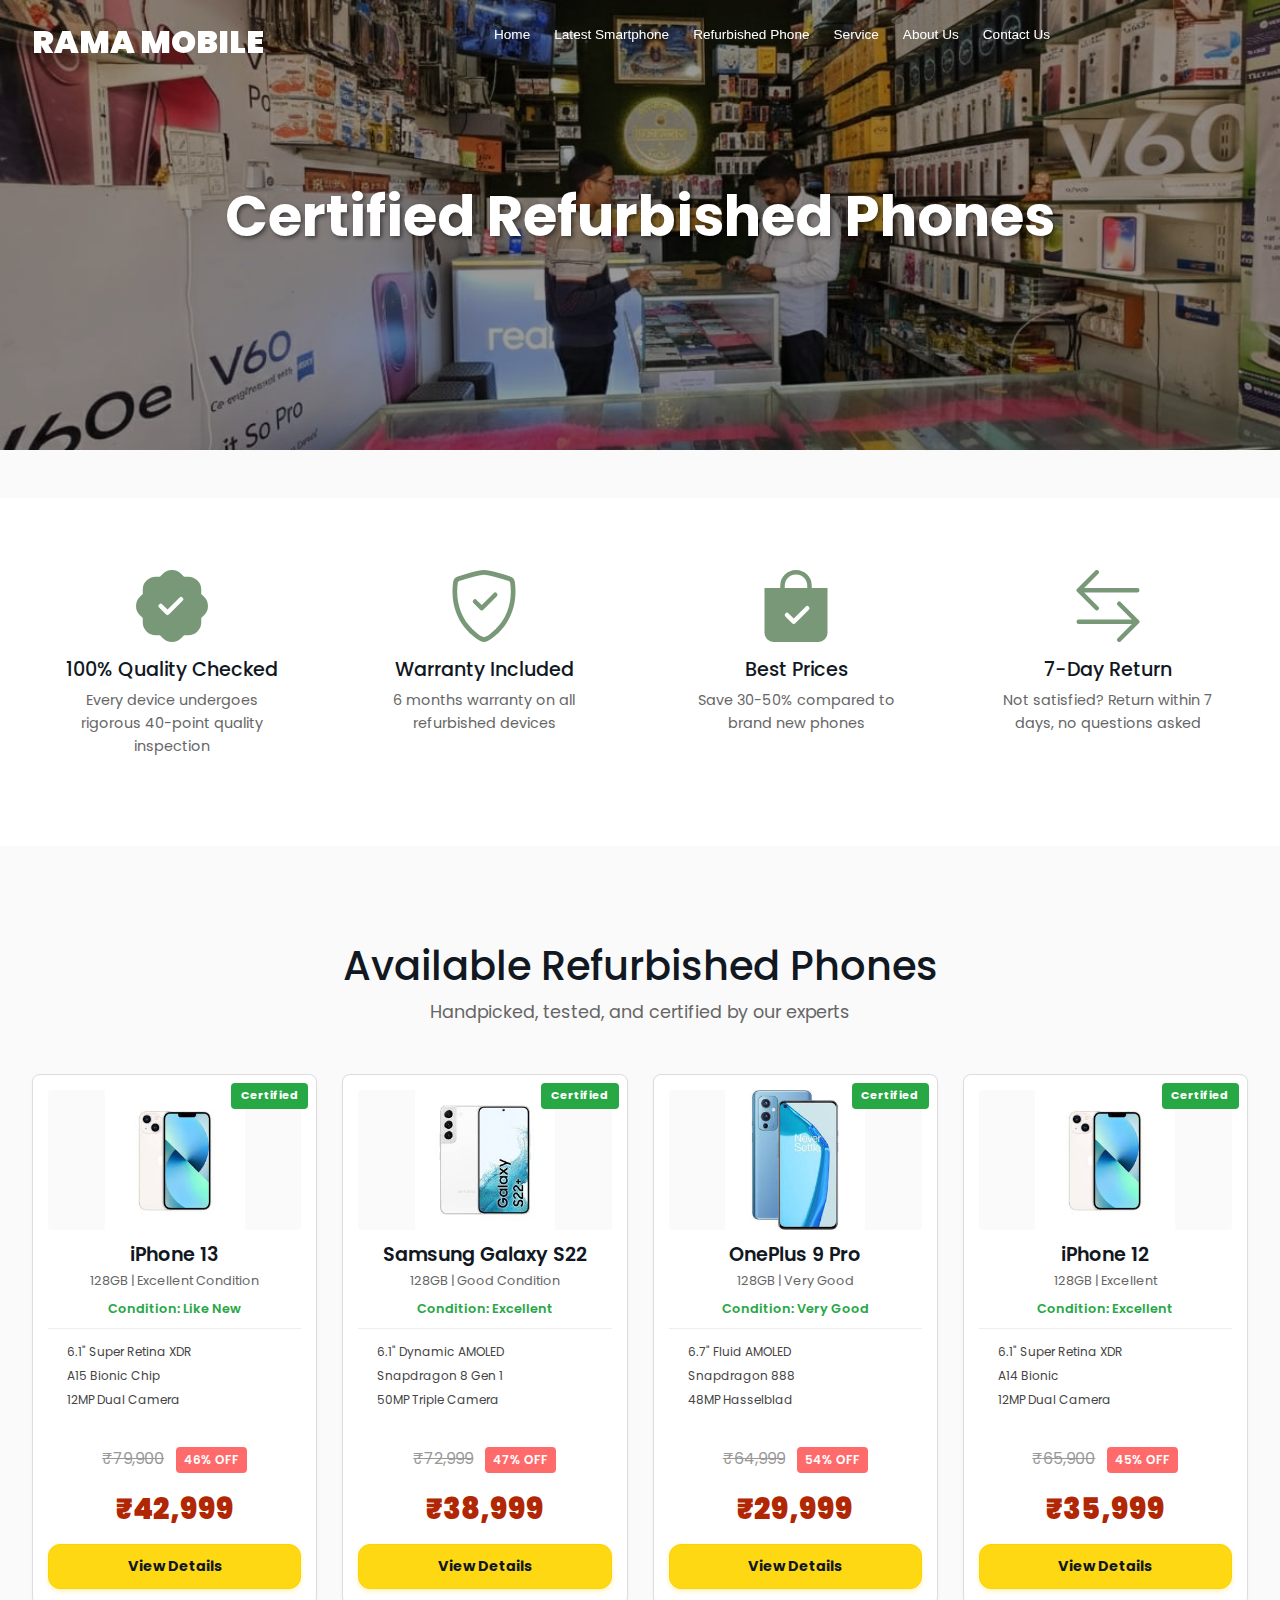
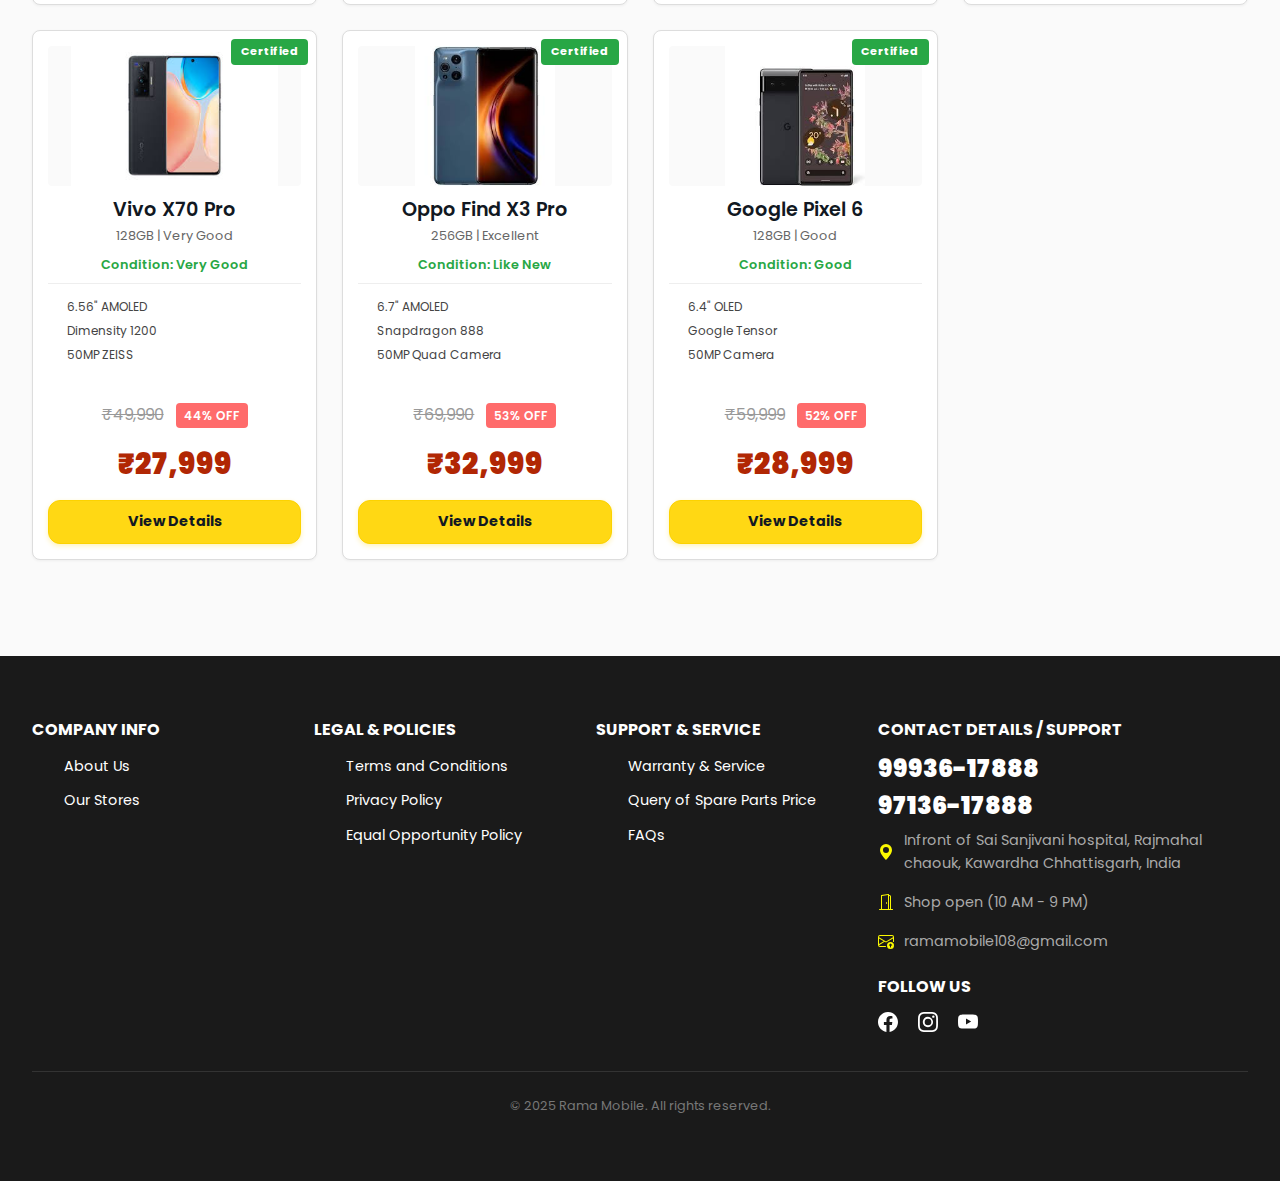
<file: referbishedPhone.html>
<!DOCTYPE html>
<html lang="en">

<head>
    <meta charset="UTF-8">
    <meta name="viewport" content="width=device-width, initial-scale=1.0">
    <title>Refurbished Phones | Certified Pre-Owned - Rama Mobile</title>
    <meta name="description"
        content="Buy certified refurbished smartphones at best prices. 100% quality checked, warranty included. Save money on premium phones.">
    <link href="https://fonts.googleapis.com/css2?family=Poppins:wght@400;600;700;900&display=swap" rel="stylesheet">
    <link rel="stylesheet" href="./Styles/header-footer.css">
    <link rel="stylesheet" href="./css/bootstrap.min.css">
    <link rel="stylesheet" href="./Styles/referbishedPhone.css">
</head>

<body>

    <header>
        <nav>
            <div class="logo">Rama Mobile</div>

            <ul class="nav-links" id="navMenu">
                <li><a href="index.html">Home</a></li>
                <li><a href="latestSmartPhone.html">Latest Smartphone</a></li>
                <li><a href="referbishedPhone.html">Refurbished Phone</a></li>
                <li><a href="service.html">Service</a></li>
                <li><a href="aboutUs.html">About Us</a></li>
                <li><a href="contactUs.html">Contact Us</a></li>
            </ul>

            <button id="menuToggleBtn" class="menu-toggle" aria-controls="navMenu" aria-expanded="false"
                aria-label="Toggle menu">
                <span></span>
                <span></span>
                <span></span>
            </button>
        </nav>

        <div class="menu-backdrop" id="menuBackdrop"></div>
    </header>

    <!-- Hero Section -->
    <section class="page-title-section">
        <div class="container">
            <h1>Certified Refurbished Phones</h1>
            <p class="intro-text">

            </p>
        </div>
    </section>

    <!-- Trust Badges Section -->
    <section class="trust-section">
        <div class="container">
            <div class="trust-grid">
                <div class="trust-item">
                    <img src="bootstrap-icons-1.13.1/patch-check-fill.svg">
                    <h3>100% Quality Checked</h3>
                    <p>Every device undergoes rigorous 40-point quality inspection</p>
                </div>
                <div class="trust-item">
                    <img src="bootstrap-icons-1.13.1/shield-check.svg">
                    <h3>Warranty Included</h3>
                    <p>6 months warranty on all refurbished devices</p>
                </div>
                <div class="trust-item">
                    <img src="bootstrap-icons-1.13.1/bag-check-fill.svg">
                    <h3>Best Prices</h3>
                    <p>Save 30-50% compared to brand new phones</p>
                </div>
                <div class="trust-item">
                    <img src="bootstrap-icons-1.13.1/arrow-left-right.svg">

                    <h3>7-Day Return</h3>
                    <p>Not satisfied? Return within 7 days, no questions asked</p>
                </div>
            </div>
        </div>
    </section>

    <!-- Products Section -->
    <section class="content-section">
        <div class="container">
            <div class="section-title">
                <h2>Available Refurbished Phones</h2>
                <p>Handpicked, tested, and certified by our experts</p>
            </div>

            <div class="product-grid">

                <!-- Product Card 1 -->
                <div class="product-card" data-title="iPhone 13 (Refurbished)" data-price="₹42,999"
                    data-original="₹79,900" data-tag="Certified"
                    data-specs="<li><i class='fas fa-mobile-alt'></i> 6.1-inch Super Retina XDR Display</li><li><i class='fas fa-microchip'></i> A15 Bionic Chip</li><li><i class='fas fa-camera'></i> 12MP Dual Camera</li><li><i class='fas fa-battery-full'></i> All-Day Battery Life</li><li><i class='fas fa-memory'></i> 128GB Storage</li>">
                    <div class="product-tag">Certified</div>
                    <div class="card-image"><img src="./Images/refurbishedPhone/iphone13.png"
                            alt="iPhone 13 Refurbished"></div>
                    <h3 class="card-title">iPhone 13</h3>
                    <p class="card-subtitle">128GB | Excellent Condition</p>
                    <p class="product-condition">Condition: Like New</p>
                    <ul class="spec-list">
                        <li><i class="fas fa-mobile-alt"></i> 6.1" Super Retina XDR</li>
                        <li><i class="fas fa-microchip"></i> A15 Bionic Chip</li>
                        <li><i class="fas fa-camera"></i> 12MP Dual Camera</li>
                    </ul>
                    <div>
                        <span class="original-price">₹79,900</span>
                        <span class="discount-badge">46% OFF</span>
                    </div>
                    <p class="product-price">₹42,999</p>
                    <button class="cta-button view-details-btn">View Details</button>
                </div>

                <!-- Product Card 2 -->
                <div class="product-card" data-title="Samsung Galaxy S22 (Refurbished)" data-price="₹38,999"
                    data-original="₹72,999" data-tag="Certified"
                    data-specs="<li><i class='fas fa-mobile-alt'></i> 6.1-inch Dynamic AMOLED Display</li><li><i class='fas fa-microchip'></i> Snapdragon 8 Gen 1</li><li><i class='fas fa-camera'></i> 50MP Triple Camera</li><li><i class='fas fa-battery-full'></i> 3700mAh Battery</li><li><i class='fas fa-memory'></i> 128GB Storage</li>">
                    <div class="product-tag">Certified</div>
                    <div class="card-image"><img src="./Images/refurbishedPhone/S22.png"
                            alt="Samsung Galaxy S22 Refurbished"></div>
                    <h3 class="card-title">Samsung Galaxy S22</h3>
                    <p class="card-subtitle">128GB | Good Condition</p>
                    <p class="product-condition">Condition: Excellent</p>
                    <ul class="spec-list">
                        <li><i class="fas fa-mobile-alt"></i> 6.1" Dynamic AMOLED</li>
                        <li><i class="fas fa-microchip"></i> Snapdragon 8 Gen 1</li>
                        <li><i class="fas fa-camera"></i> 50MP Triple Camera</li>
                    </ul>
                    <div>
                        <span class="original-price">₹72,999</span>
                        <span class="discount-badge">47% OFF</span>
                    </div>
                    <p class="product-price">₹38,999</p>
                    <button class="cta-button view-details-btn">View Details</button>
                </div>

                <!-- Product Card 3 -->
                <div class="product-card" data-title="OnePlus 9 Pro (Refurbished)" data-price="₹29,999"
                    data-original="₹64,999" data-tag="Certified"
                    data-specs="<li><i class='fas fa-mobile-alt'></i> 6.7-inch Fluid AMOLED Display</li><li><i class='fas fa-microchip'></i> Snapdragon 888</li><li><i class='fas fa-camera'></i> 48MP Hasselblad Camera</li><li><i class='fas fa-battery-full'></i> 4500mAh, 65W Fast Charge</li><li><i class='fas fa-memory'></i> 128GB Storage</li>">
                    <div class="product-tag">Certified</div>
                    <div class="card-image"><img src="./Images/refurbishedPhone/oneplus 9pro.png"
                            alt="OnePlus 9 Pro Refurbished"></div>
                    <h3 class="card-title">OnePlus 9 Pro</h3>
                    <p class="card-subtitle">128GB | Very Good</p>
                    <p class="product-condition">Condition: Very Good</p>
                    <ul class="spec-list">
                        <li><i class="fas fa-mobile-alt"></i> 6.7" Fluid AMOLED</li>
                        <li><i class="fas fa-microchip"></i> Snapdragon 888</li>
                        <li><i class="fas fa-camera"></i> 48MP Hasselblad</li>
                    </ul>
                    <div>
                        <span class="original-price">₹64,999</span>
                        <span class="discount-badge">54% OFF</span>
                    </div>
                    <p class="product-price">₹29,999</p>
                    <button class="cta-button view-details-btn">View Details</button>
                </div>

                <!-- Product Card 4 -->
                <div class="product-card" data-title="iPhone 12 (Refurbished)" data-price="₹35,999"
                    data-original="₹65,900" data-tag="Certified"
                    data-specs="<li><i class='fas fa-mobile-alt'></i> 6.1-inch Super Retina XDR</li><li><i class='fas fa-microchip'></i> A14 Bionic Chip</li><li><i class='fas fa-camera'></i> 12MP Dual Camera</li><li><i class='fas fa-battery-full'></i> MagSafe Support</li><li><i class='fas fa-memory'></i> 128GB Storage</li>">
                    <div class="product-tag">Certified</div>
                    <div class="card-image"><img src="./Images/refurbishedPhone/iphone13.png"
                            alt="iPhone 12 Refurbished"></div>
                    <h3 class="card-title">iPhone 12</h3>
                    <p class="card-subtitle">128GB | Excellent</p>
                    <p class="product-condition">Condition: Excellent</p>
                    <ul class="spec-list">
                        <li><i class="fas fa-mobile-alt"></i> 6.1" Super Retina XDR</li>
                        <li><i class="fas fa-microchip"></i> A14 Bionic</li>
                        <li><i class="fas fa-camera"></i> 12MP Dual Camera</li>
                    </ul>
                    <div>
                        <span class="original-price">₹65,900</span>
                        <span class="discount-badge">45% OFF</span>
                    </div>
                    <p class="product-price">₹35,999</p>
                    <button class="cta-button view-details-btn">View Details</button>
                </div>

                <!-- Product Card 5 -->
                <div class="product-card" data-title="Vivo X70 Pro (Refurbished)" data-price="₹27,999"
                    data-original="₹49,990" data-tag="Certified"
                    data-specs="<li><i class='fas fa-mobile-alt'></i> 6.56-inch AMOLED Display</li><li><i class='fas fa-microchip'></i> Dimensity 1200</li><li><i class='fas fa-camera'></i> 50MP ZEISS Camera</li><li><i class='fas fa-battery-full'></i> 4450mAh, 44W FlashCharge</li><li><i class='fas fa-memory'></i> 128GB Storage</li>">
                    <div class="product-tag">Certified</div>
                    <div class="card-image"><img src="./Images/refurbishedPhone/vivo x70.png"
                            alt="Vivo X70 Pro Refurbished"></div>
                    <h3 class="card-title">Vivo X70 Pro</h3>
                    <p class="card-subtitle">128GB | Very Good</p>
                    <p class="product-condition">Condition: Very Good</p>
                    <ul class="spec-list">
                        <li><i class="fas fa-mobile-alt"></i> 6.56" AMOLED</li>
                        <li><i class="fas fa-microchip"></i> Dimensity 1200</li>
                        <li><i class="fas fa-camera"></i> 50MP ZEISS</li>
                    </ul>
                    <div>
                        <span class="original-price">₹49,990</span>
                        <span class="discount-badge">44% OFF</span>
                    </div>
                    <p class="product-price">₹27,999</p>
                    <button class="cta-button view-details-btn">View Details</button>
                </div>

                <!-- Product Card 6 -->
                <div class="product-card" data-title="Oppo Find X3 Pro (Refurbished)" data-price="₹32,999"
                    data-original="₹69,990" data-tag="Certified"
                    data-specs="<li><i class='fas fa-mobile-alt'></i> 6.7-inch AMOLED Display</li><li><i class='fas fa-microchip'></i> Snapdragon 888</li><li><i class='fas fa-camera'></i> 50MP Quad Camera</li><li><i class='fas fa-battery-full'></i> 4500mAh, 65W SuperVOOC</li><li><i class='fas fa-memory'></i> 256GB Storage</li>">
                    <div class="product-tag">Certified</div>
                    <div class="card-image"><img src="./Images/refurbishedPhone/oppo x3.png"
                            alt="Oppo Find X3 Pro Refurbished"></div>
                    <h3 class="card-title">Oppo Find X3 Pro</h3>
                    <p class="card-subtitle">256GB | Excellent</p>
                    <p class="product-condition">Condition: Like New</p>
                    <ul class="spec-list">
                        <li><i class="fas fa-mobile-alt"></i> 6.7" AMOLED</li>
                        <li><i class="fas fa-microchip"></i> Snapdragon 888</li>
                        <li><i class="fas fa-camera"></i> 50MP Quad Camera</li>
                    </ul>
                    <div>
                        <span class="original-price">₹69,990</span>
                        <span class="discount-badge">53% OFF</span>
                    </div>
                    <p class="product-price">₹32,999</p>
                    <button class="cta-button view-details-btn">View Details</button>
                </div>

                <!-- Product Card 7 -->
                <div class="product-card" data-title="Google Pixel 6 (Refurbished)" data-price="₹28,999"
                    data-original="₹59,999" data-tag="Certified"
                    data-specs="<li><i class='fas fa-mobile-alt'></i> 6.4-inch OLED Display</li><li><i class='fas fa-microchip'></i> Google Tensor</li><li><i class='fas fa-camera'></i> 50MP Dual Camera</li><li><i class='fas fa-battery-full'></i> 4614mAh Battery</li><li><i class='fas fa-memory'></i> 128GB Storage</li>">
                    <div class="product-tag">Certified</div>
                    <div class="card-image"><img src="./Images/refurbishedPhone/gogle pixel.png"
                            alt="Google Pixel 6 Refurbished"></div>
                    <h3 class="card-title">Google Pixel 6</h3>
                    <p class="card-subtitle">128GB | Good</p>
                    <p class="product-condition">Condition: Good</p>
                    <ul class="spec-list">
                        <li><i class="fas fa-mobile-alt"></i> 6.4" OLED</li>
                        <li><i class="fas fa-microchip"></i> Google Tensor</li>
                        <li><i class="fas fa-camera"></i> 50MP Camera</li>
                    </ul>
                    <div>
                        <span class="original-price">₹59,999</span>
                        <span class="discount-badge">52% OFF</span>
                    </div>
                    <p class="product-price">₹28,999</p>
                    <button class="cta-button view-details-btn">View Details</button>
                </div>

            </div>
        </div>
    </section>

    <footer>
        <div class="footer-content">
            <div class="footer-column">
                <h4>Company Info</h4>
                <ul>
                    <li><a href="aboutUs.html">About Us</a></li>
                    <li><a href="latestSmartPhone.html">Our Stores</a></li>
                </ul>
            </div>

            <div class="footer-column">
                <h4>Legal & Policies</h4>
                <ul>
                    <li><a href="terms&condtion.html">Terms and Conditions</a></li>
                    <li><a href="#">Privacy Policy</a></li>
                    <li><a href="#">Equal Opportunity Policy</a></li>
                </ul>
            </div>

            <div class="footer-column">
                <h4>Support & Service</h4>
                <ul>
                    <li><a href="service.html">Warranty & Service</a></li>
                    <li><a href="contactUs.html">Query of Spare Parts Price</a></li>
                    <li><a href="FAQ.html">FAQs</a></li>
                </ul>
            </div>

            <div class="contact-info">
                <h4>Contact Details / Support</h4>

                <h3>99936-17888</h3>
                <h3>97136-17888</h3>

                <p>
                    <img src="bootstrap-icons-1.13.1/geo-alt-fill.svg" alt="location" width="16" height="16">
                    Infront of Sai Sanjivani hospital, Rajmahal chaouk, Kawardha Chhattisgarh, India
                </p>

                <p>
                    <img src="bootstrap-icons-1.13.1/door-open.svg" alt="hours" width="16" height="16">
                    Shop open (10 AM - 9 PM)
                </p>

                <p>
                    <img src="bootstrap-icons-1.13.1/envelope-arrow-up.svg" alt="email" width="16" height="16">
                    ramamobile108@gmail.com
                </p>

                <div class="social-icons">
                    <h4>Follow Us</h4>

                    <a href="https://www.facebook.com/share/1DC6P1Srmp/" title="Facebook">
                        <img src="bootstrap-icons-1.13.1/facebook.svg" alt="">
                    </a>

                    <a href="https://www.instagram.com/rama_mobile_kawardha?utm_source=qr&igsh=cXQxMmw5cTFzbHFu"
                        title="Instagram">
                        <img src="bootstrap-icons-1.13.1/instagram.svg" alt="">
                    </a>

                    <a href="https://youtube.com/@_rama_mobiles_kwd_?si=mfBgsQQrAkOam96f" title="YouTube">
                        <img src="bootstrap-icons-1.13.1/youtube.svg" alt="">
                    </a>
                </div>
            </div>
        </div>

        <div class="footer-bottom">
            &copy; 2025 Rama Mobile. All rights reserved.
        </div>
    </footer>
    <!-- Product Modal -->
    <div id="productModal" class="modal" aria-hidden="true" role="dialog" aria-modal="true">
        <div class="modal-content" role="document">
            <span class="close-button" aria-label="Close">&times;</span>
            <div id="modal-image" aria-hidden="false"></div>
            <h2 id="modal-title"></h2>
            <p id="modal-price"></p>
            <ul id="modal-specs"></ul>
        </div>
    </div>

    <script>
        document.addEventListener('DOMContentLoaded', function () {
            // Header scroll effect
            const header = document.querySelector('header');
            window.addEventListener('scroll', function () {
                if (!header) return;
                header.classList.toggle('scrolled', window.scrollY > 50);
            });

            // Menu toggle (accessible)
            const menu = document.getElementById('navMenu');
            const menuBtn = document.getElementById('menuToggleBtn');
            const backdrop = document.getElementById('menuBackdrop');

            function openMenu() {
                if (!menu || !menuBtn || !backdrop) return;
                menu.classList.add('active');
                menuBtn.classList.add('open');
                backdrop.classList.add('active');
                menuBtn.setAttribute('aria-expanded', 'true');
                document.body.style.overflow = 'hidden';
            }

            function closeMenu() {
                if (!menu || !menuBtn || !backdrop) return;
                menu.classList.remove('active');
                menuBtn.classList.remove('open');
                backdrop.classList.remove('active');
                menuBtn.setAttribute('aria-expanded', 'false');
                document.body.style.overflow = '';
            }

            if (menuBtn) {
                menuBtn.addEventListener('click', function () {
                    if (menu && menu.classList.contains('active')) {
                        closeMenu();
                    } else {
                        openMenu();
                    }
                });
            }

            if (backdrop) {
                backdrop.addEventListener('click', closeMenu);
            }

            document.querySelectorAll('#navMenu a').forEach(function (link) {
                link.addEventListener('click', closeMenu);
            });

            // Modal logic: show product details including image (or placeholder)
            const modal = document.getElementById('productModal');
            const modalImage = document.getElementById('modal-image');
            const modalTitle = document.getElementById('modal-title');
            const modalPrice = document.getElementById('modal-price');
            const modalSpecs = document.getElementById('modal-specs');
            const closeBtn = modal ? modal.querySelector('.close-button') : null;

            function showModalFromCard(card) {
                if (!modal) return;
                const title = card.dataset.title || '';
                const price = card.dataset.price || '';
                const specs = card.dataset.specs || '';

                // Find an image inside .card-image if present
                let imgSrc = null;
                const imgEl = card.querySelector('.card-image img');
                if (imgEl && imgEl.src) {
                    imgSrc = imgEl.src;
                } else {
                    // fallback placeholder with product title
                    const text = title || 'Product';
                    imgSrc = 'https://via.placeholder.com/640x420?text=' + encodeURIComponent(text);
                }

                modalImage.innerHTML = '<img src="' + imgSrc + '" alt="' + (title ? title : 'Product image') + '" style="max-width:100%;height:auto;border-radius:4px">';
                modalTitle.textContent = title;
                modalPrice.textContent = price;
                modalSpecs.innerHTML = specs || '<li>No additional specifications provided.</li>';

                modal.style.display = 'block';
                modal.setAttribute('aria-hidden', 'false');
                document.body.style.overflow = 'hidden';
            }

            function closeModal() {
                if (!modal) return;
                modal.style.display = 'none';
                modal.setAttribute('aria-hidden', 'true');
                document.body.style.overflow = '';
            }

            document.querySelectorAll('.view-details-btn').forEach(function (btn) {
                btn.addEventListener('click', function (e) {
                    const card = btn.closest('.product-card');
                    if (card) showModalFromCard(card);
                });
            });

            if (closeBtn) closeBtn.addEventListener('click', closeModal);

            if (modal) {
                modal.addEventListener('click', function (e) {
                    if (e.target === modal) closeModal();
                });
            }

            // Close modal or menu on Escape key
            document.addEventListener('keydown', function (e) {
                if (e.key === 'Escape') {
                    closeMenu();
                    closeModal();
                }
            });
        });
    </script>
</body>

</html>
</file>
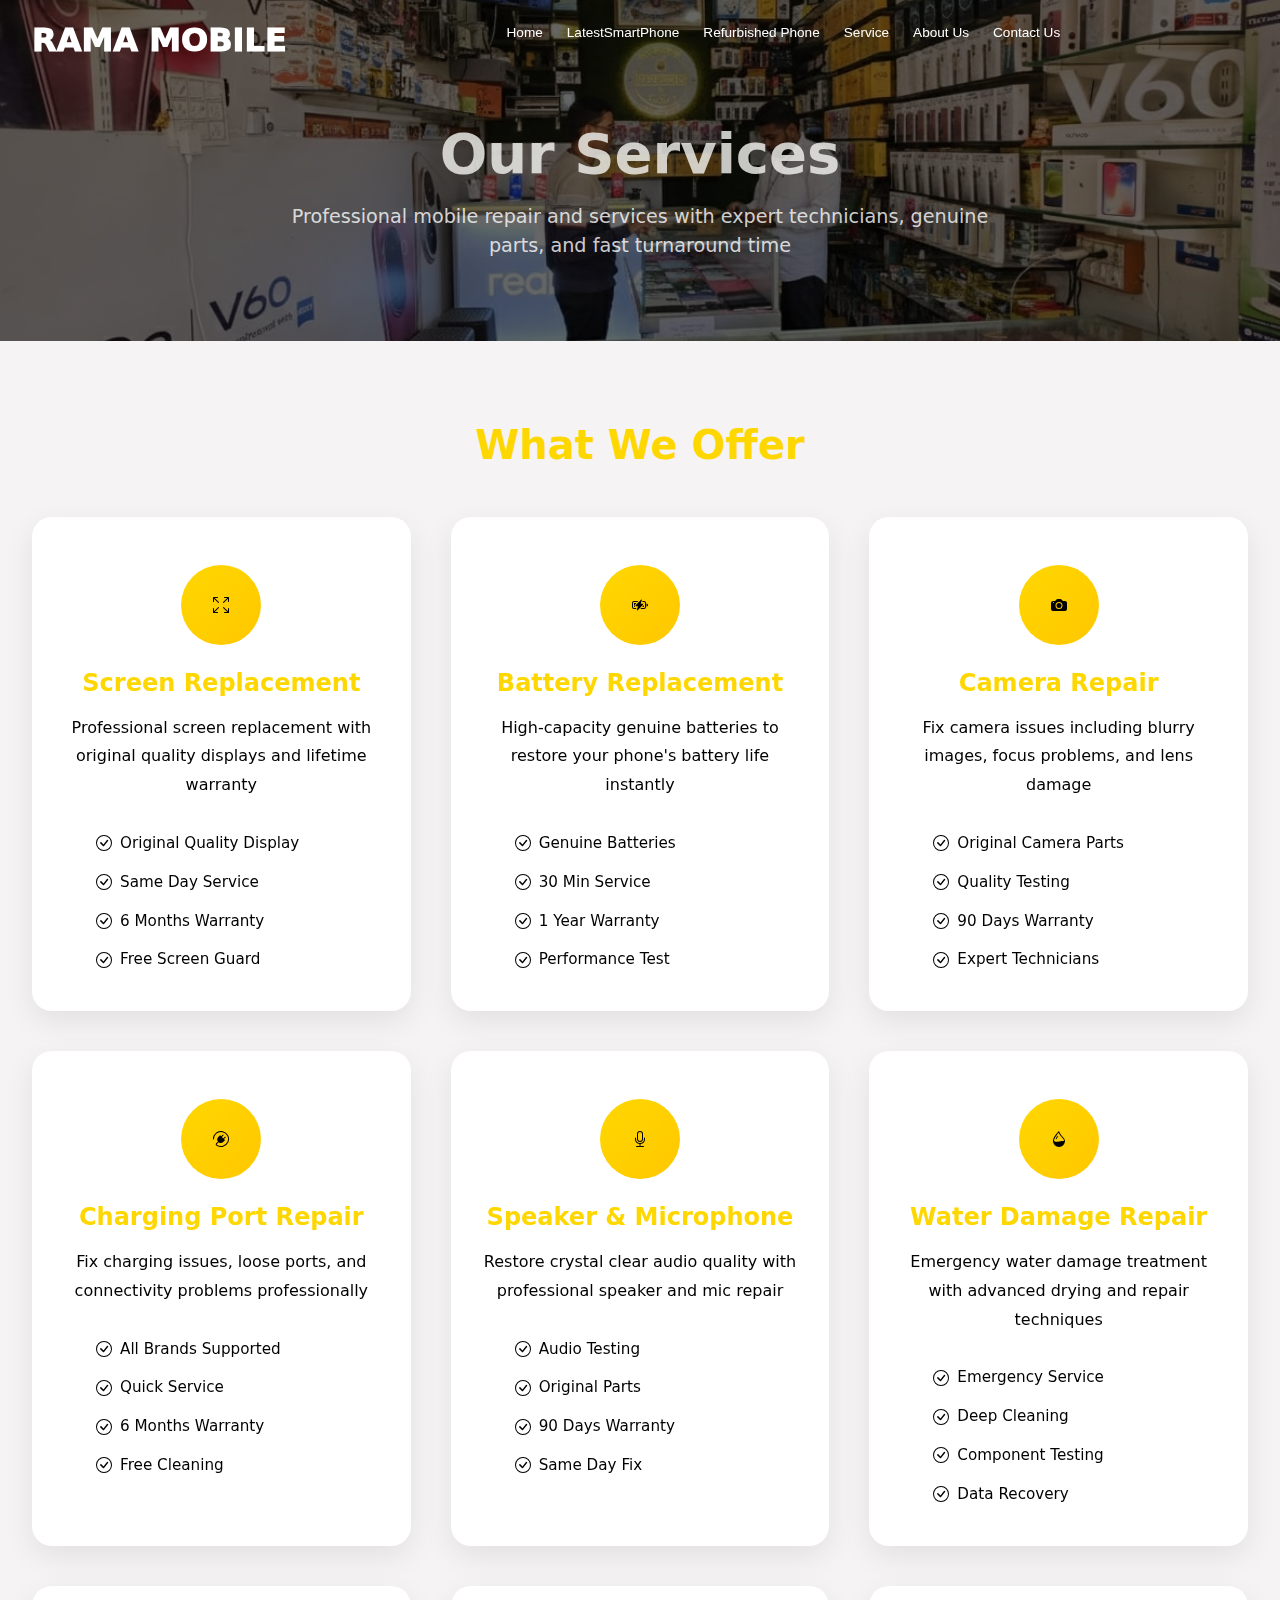
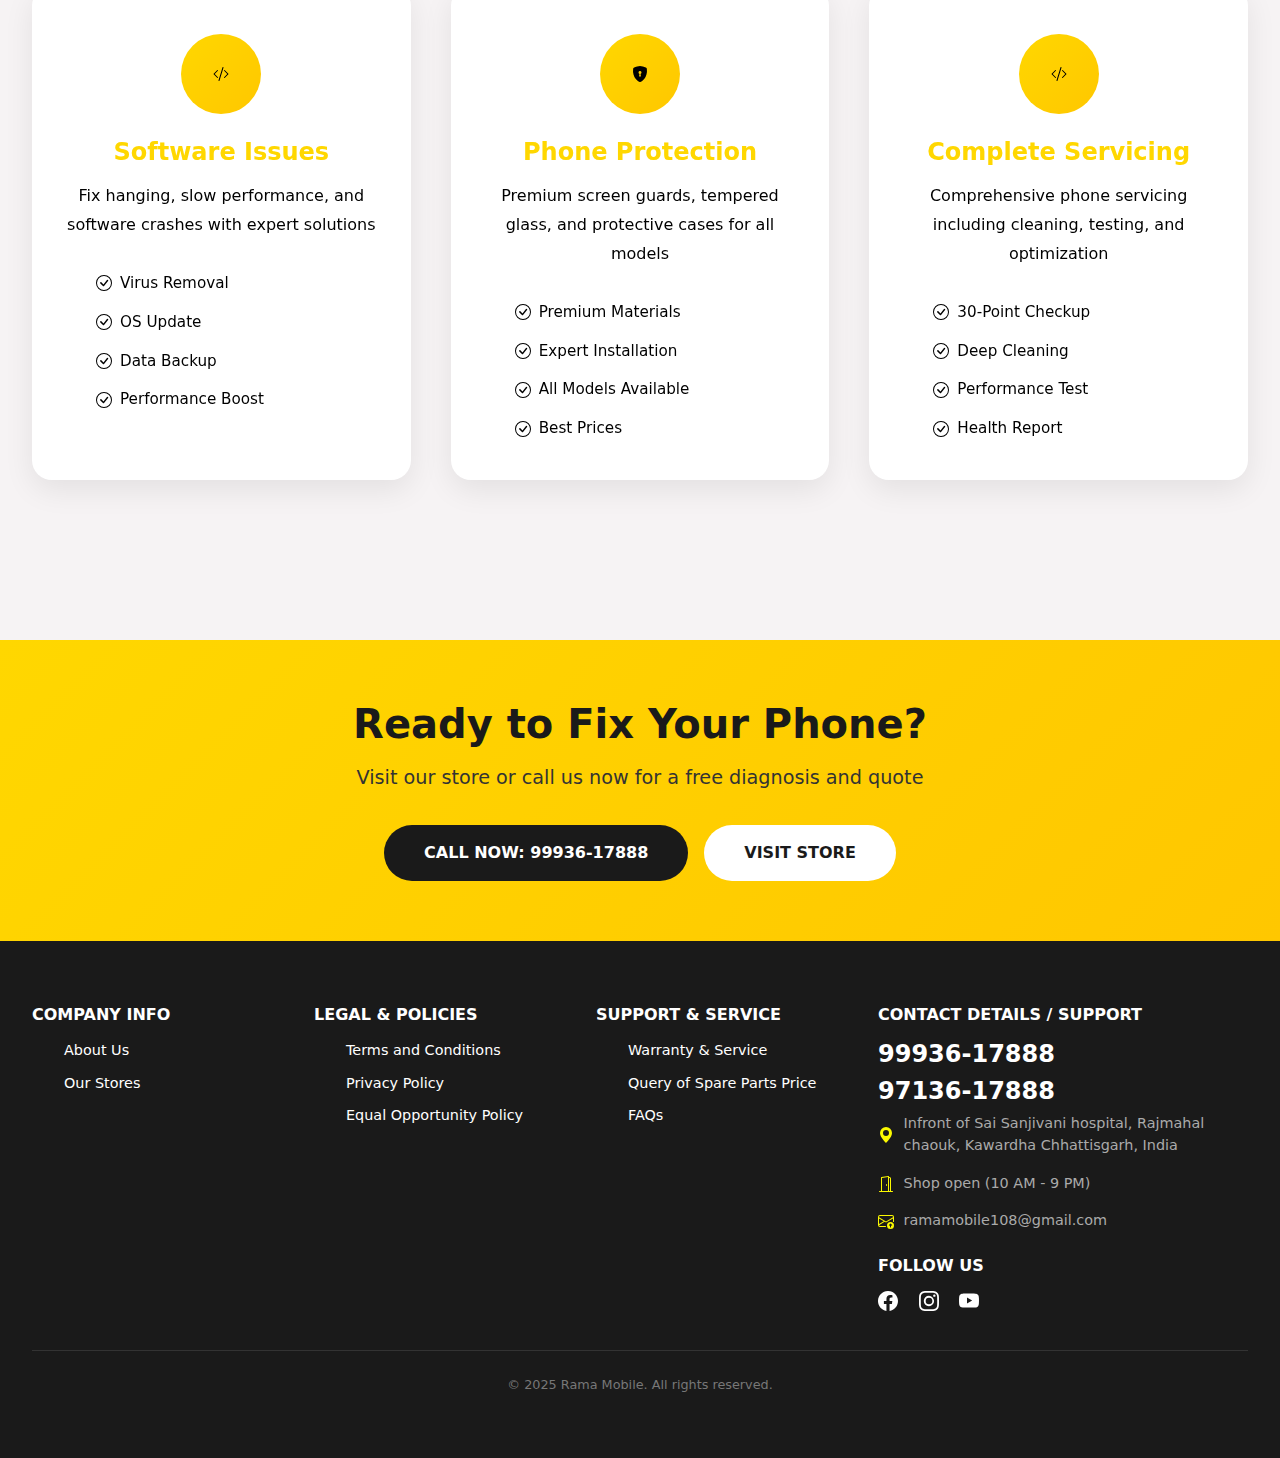
<file: service.html>
<!DOCTYPE html>
<html lang="en">

<head>
    <meta charset="UTF-8">
    <meta name="viewport" content="width=device-width, initial-scale=1.0">
    <title>Our Services - Rama Mobile</title>
    <link href="https://fonts.googleapis.com/css2?family=Poppins:wght@300;400;600;700;900&display=swap"
        rel="stylesheet">
    <link rel="stylesheet" href="Styles/service.css">
    <link rel="stylesheet" href="css/bootstrap.min.css">
    <link rel="stylesheet" href="Styles/header-footer.css">
</head>

<body>
    <header>
        <nav>
            <div class="logo"><b>Rama Mobile</b></div>
            <ul class="nav-links" id="navMenu">
                <li><a href="index.html">Home</a></li>
                <li><a href="latestSmartPhone.html">LatestSmartPhone</a></li>
                <li><a href="referbishedPhone.html">Refurbished Phone</a></li>
                <li><a href="service.html">Service</a></li>
                <li><a href="aboutUs.html">About Us</a></li>
                <li><a href="contactUs.html">Contact Us</a></li>
            </ul>
            <div class="menu-toggle" onclick="toggleMenu()">
                <span></span>
                <span></span>
                <span></span>
            </div>
        </nav>
        <div class="menu-backdrop" id="menuBackdrop" onclick="toggleMenu()"></div>
    </header>

    <section class="services-hero">
        <h1>Our Services</h1>
        <p>Professional mobile repair and services with expert technicians, genuine parts, and fast turnaround time</p>
    </section>

    <section class="services-section">
        <div class="services-container">
            <h2 class="section-title">What We Offer</h2>
            <div class="services-grid">

                <div class="service-card">
                    <div class="service-icon">
                        <img src="bootstrap-icons-1.13.1/arrows-fullscreen.svg" alt="">
                    </div>
                    <h3>Screen Replacement</h3>
                    <p>Professional screen replacement with original quality displays and lifetime warranty</p>
                    <ul class="service-features">
                        <li><img src="bootstrap-icons-1.13.1/check-circle.svg" alt=""></i> Original Quality Display</li>
                        <li><img src="bootstrap-icons-1.13.1/check-circle.svg" alt="">Same Day Service</li>
                        <li><img src="bootstrap-icons-1.13.1/check-circle.svg" alt="">6 Months Warranty</li>
                        <li><img src="bootstrap-icons-1.13.1/check-circle.svg" alt="">Free Screen Guard</li>
                    </ul>
                </div>

                <div class="service-card">
                    <div class="service-icon">
                        <img src="bootstrap-icons-1.13.1/battery-charging.svg" alt="">
                    </div>
                    <h3>Battery Replacement</h3>
                    <p>High-capacity genuine batteries to restore your phone's battery life instantly</p>
                    <ul class=" service-features">
                        <li><img src="bootstrap-icons-1.13.1/check-circle.svg" alt=""> Genuine Batteries</li>
                        <li><img src="bootstrap-icons-1.13.1/check-circle.svg" alt=""> 30 Min Service</li>
                        <li><img src="bootstrap-icons-1.13.1/check-circle.svg" alt="">1 Year Warranty</li>
                        <li><img src="bootstrap-icons-1.13.1/check-circle.svg" alt=""> Performance Test</li>
                    </ul>
                </div>

                <div class="service-card">
                    <div class="service-icon">
                        <img src="bootstrap-icons-1.13.1/camera-fill.svg" alt="">
                    </div>
                    <h3>Camera Repair</h3>
                    <p>Fix camera issues including blurry images, focus problems, and lens damage</p>
                    <ul class="service-features">
                        <li><img src="bootstrap-icons-1.13.1/check-circle.svg" alt=""> Original Camera Parts</li>
                        <li><img src="bootstrap-icons-1.13.1/check-circle.svg" alt=""> Quality Testing</li>
                        <li><img src="bootstrap-icons-1.13.1/check-circle.svg" alt=""> 90 Days Warranty</li>
                        <li><img src="bootstrap-icons-1.13.1/check-circle.svg" alt="">Expert Technicians</li>
                    </ul>
                </div>

                <div class="service-card">
                    <div class="service-icon">
                        <img src="bootstrap-icons-1.13.1/plugin.svg" alt="">
                    </div>
                    <h3>Charging Port Repair</h3>
                    <p>Fix charging issues, loose ports, and connectivity problems professionally</p>
                    <ul class="service-features">
                        <li><img src="bootstrap-icons-1.13.1/check-circle.svg" alt=""> All Brands Supported</li>
                        <li><img src="bootstrap-icons-1.13.1/check-circle.svg" alt=""> Quick Service</li>
                        <li><img src="bootstrap-icons-1.13.1/check-circle.svg" alt=""> 6 Months Warranty</li>
                        <li><img src="bootstrap-icons-1.13.1/check-circle.svg" alt=""></i> Free Cleaning</li>
                    </ul>
                </div>

                <div class="service-card">
                    <div class="service-icon">
                        <img src="bootstrap-icons-1.13.1/mic.svg" alt="">
                    </div>
                    <h3>Speaker & Microphone</h3>
                    <p>Restore crystal clear audio quality with professional speaker and mic repair</p>
                    <ul class="service-features">
                        <li><img src="bootstrap-icons-1.13.1/check-circle.svg" alt=""> Audio Testing</li>
                        <li><img src="bootstrap-icons-1.13.1/check-circle.svg" alt=""> Original Parts</li>
                        <li><img src="bootstrap-icons-1.13.1/check-circle.svg" alt=""> 90 Days Warranty</li>
                        <li><img src="bootstrap-icons-1.13.1/check-circle.svg" alt=""> Same Day Fix</li>
                    </ul>
                </div>

                <div class="service-card">
                    <div class="service-icon">
                        <img src="bootstrap-icons-1.13.1/droplet-half.svg" alt="">
                    </div>
                    <h3>Water Damage Repair</h3>
                    <p>Emergency water damage treatment with advanced drying and repair techniques</p>
                    <ul class="service-features">
                        <li><img src="bootstrap-icons-1.13.1/check-circle.svg" alt=""> Emergency Service</li>
                        <li><img src="bootstrap-icons-1.13.1/check-circle.svg" alt=""> Deep Cleaning</li>
                        <li><img src="bootstrap-icons-1.13.1/check-circle.svg" alt=""> Component Testing</li>
                        <li><img src="bootstrap-icons-1.13.1/check-circle.svg" alt="">Data Recovery</li>
                    </ul>
                </div>

                <div class="service-card">
                    <div class="service-icon">
                        <img src="bootstrap-icons-1.13.1/code-slash.svg" alt="">
                    </div>
                    <h3>Software Issues</h3>
                    <p>Fix hanging, slow performance, and software crashes with expert solutions</p>
                    <ul class="service-features">
                        <li><img src="bootstrap-icons-1.13.1/check-circle.svg" alt=""> Virus Removal</li>
                        <li><img src="bootstrap-icons-1.13.1/check-circle.svg" alt=""> OS Update</li>
                        <li><img src="bootstrap-icons-1.13.1/check-circle.svg" alt=""> Data Backup</li>
                        <li><img src="bootstrap-icons-1.13.1/check-circle.svg" alt=""> Performance Boost</li>
                    </ul>
                </div>

                <div class="service-card">
                    <div class="service-icon">
                        <img src="bootstrap-icons-1.13.1/shield-lock-fill.svg" alt="">
                    </div>
                    <h3>Phone Protection</h3>
                    <p>Premium screen guards, tempered glass, and protective cases for all models</p>
                    <ul class="service-features">
                        <li><img src="bootstrap-icons-1.13.1/check-circle.svg" alt=""> Premium Materials</li>
                        <li><img src="bootstrap-icons-1.13.1/check-circle.svg" alt=""> Expert Installation</li>
                        <li><img src="bootstrap-icons-1.13.1/check-circle.svg" alt=""> All Models Available</li>
                        <li><img src="bootstrap-icons-1.13.1/check-circle.svg" alt=""> Best Prices</li>
                    </ul>
                </div>

                <div class="service-card">
                    <div class="service-icon">
                        <img src="bootstrap-icons-1.13.1/code-slash.svg" alt="">
                    </div>
                    <h3>Complete Servicing</h3>
                    <p>Comprehensive phone servicing including cleaning, testing, and optimization</p>
                    <ul class="service-features">
                        <li><img src="bootstrap-icons-1.13.1/check-circle.svg" alt=""> 30-Point Checkup</li>
                        <li><img src="bootstrap-icons-1.13.1/check-circle.svg" alt=""> Deep Cleaning</li>
                        <li><img src="bootstrap-icons-1.13.1/check-circle.svg" alt=""> Performance Test</li>
                        <li><img src="bootstrap-icons-1.13.1/check-circle.svg" alt=""></i> Health Report</li>
                    </ul>
                </div>

            </div>
        </div>
    </section>

    <section class="cta-section">
        <h2>Ready to Fix Your Phone?</h2>
        <p>Visit our store or call us now for a free diagnosis and quote</p>
        <div class="cta-buttons">
            <button class="cta-btn cta-btn-primary">Call Now: 99936-17888</button>
            <button class="cta-btn cta-btn-secondary">Visit Store</button>
        </div>
    </section>

    <footer>
        <div class="footer-content">
            <div class="footer-column">
                <h4>Company Info</h4>
                <ul>
                    <li><a href="aboutUs.html">About Us</a></li>
                    <li><a href="latestSmartPhone.html">Our Stores</a></li>
                </ul>
            </div>

            <div class="footer-column">
                <h4>Legal & Policies</h4>
                <ul>
                    <li><a href="terms&condtion.html">Terms and Conditions</a></li>
                    <li><a href="#">Privacy Policy</a></li>
                    <li><a href="#">Equal Opportunity Policy</a></li>
                </ul>
            </div>

            <div class="footer-column">
                <h4>Support & Service</h4>
                <ul>
                    <li><a href="service.html">Warranty & Service</a></li>
                    <li><a href="contactUs.html">Query of Spare Parts Price</a></li>
                    <li><a href="FAQ.html">FAQs</a></li>
                </ul>
            </div>

            <div class="contact-info">
                <h4>Contact Details / Support</h4>

                <h3>99936-17888</h3>
                <h3>97136-17888</h3>

                <p>
                    <img src="bootstrap-icons-1.13.1/geo-alt-fill.svg" alt="location" width="16" height="16">
                    Infront of Sai Sanjivani hospital, Rajmahal chaouk, Kawardha Chhattisgarh, India
                </p>

                <p>
                    <img src="bootstrap-icons-1.13.1/door-open.svg" alt="hours" width="16" height="16">
                    Shop open (10 AM - 9 PM)
                </p>

                <p>
                    <img src="bootstrap-icons-1.13.1/envelope-arrow-up.svg" alt="email" width="16" height="16">
                    ramamobile108@gmail.com
                </p>

                <div class="social-icons">
                    <h4>Follow Us</h4>

                    <a href="https://www.facebook.com/share/1DC6P1Srmp/" title="Facebook">
                        <img src="bootstrap-icons-1.13.1/facebook.svg" alt="">
                    </a>

                    <a href="https://www.instagram.com/rama_mobile_kawardha?utm_source=qr&igsh=cXQxMmw5cTFzbHFu"
                        title="Instagram">
                        <img src="bootstrap-icons-1.13.1/instagram.svg" alt="">
                    </a>

                    <a href="https://youtube.com/@_rama_mobiles_kwd_?si=mfBgsQQrAkOam96f" title="YouTube">
                        <img src="bootstrap-icons-1.13.1/youtube.svg" alt="">
                    </a>
                </div>
            </div>
        </div>

        <div class="footer-bottom">
            &copy; 2025 Rama Mobile. All rights reserved.
        </div>
    </footer>

    <script>
        window.addEventListener('scroll', function () {
            const header = document.querySelector('header');
            if (window.scrollY > 50) {
                header.classList.add('scrolled');
            } else {
                header.classList.remove('scrolled');
            }
        });

        function toggleMenu() {
            const menu = document.getElementById('navMenu');
            const toggle = document.querySelector('.menu-toggle');
            const backdrop = document.getElementById('menuBackdrop');

            menu.classList.toggle('active');
            toggle.classList.toggle('open');
            backdrop.classList.toggle('active');

            if (menu.classList.contains('active')) {
                document.body.style.overflow = 'hidden';
            } else {
                document.body.style.overflow = '';
            }
        }

        document.querySelectorAll('.nav-links a').forEach(link => {
            link.addEventListener('click', () => {
                const menu = document.getElementById('navMenu');
                const toggle = document.querySelector('.menu-toggle');
                const backdrop = document.getElementById('menuBackdrop');

                if (menu.classList.contains('active')) {
                    menu.classList.remove('active');
                    toggle.classList.remove('open');
                    backdrop.classList.remove('active');
                    document.body.style.overflow = '';
                }
            });
        });

        document.addEventListener('keydown', (e) => {
            if (e.key === 'Escape') {
                const menu = document.getElementById('navMenu');
                const toggle = document.querySelector('.menu-toggle');
                const backdrop = document.getElementById('menuBackdrop');

                if (menu.classList.contains('active')) {
                    menu.classList.remove('active');
                    toggle.classList.remove('open');
                    backdrop.classList.remove('active');
                    document.body.style.overflow = '';
                }
            }
        });
    </script>
</body>

</html>
</file>
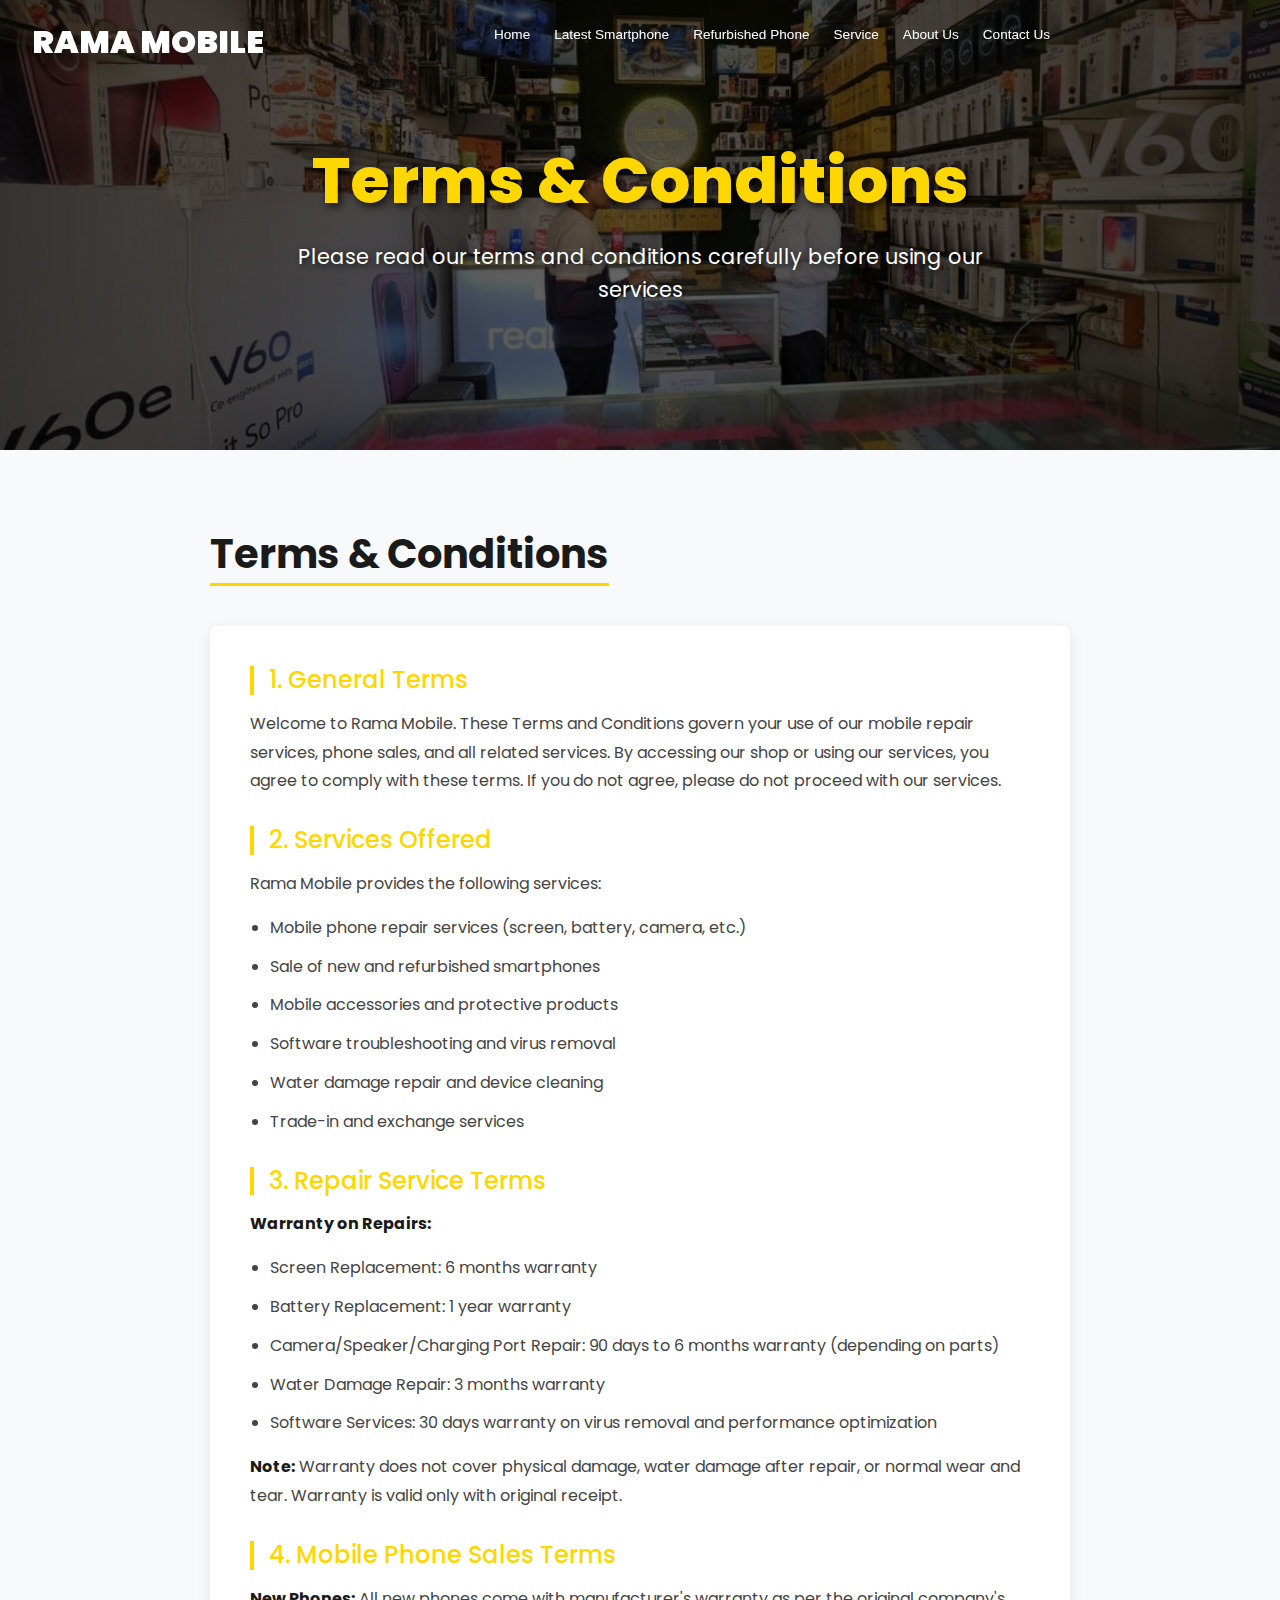
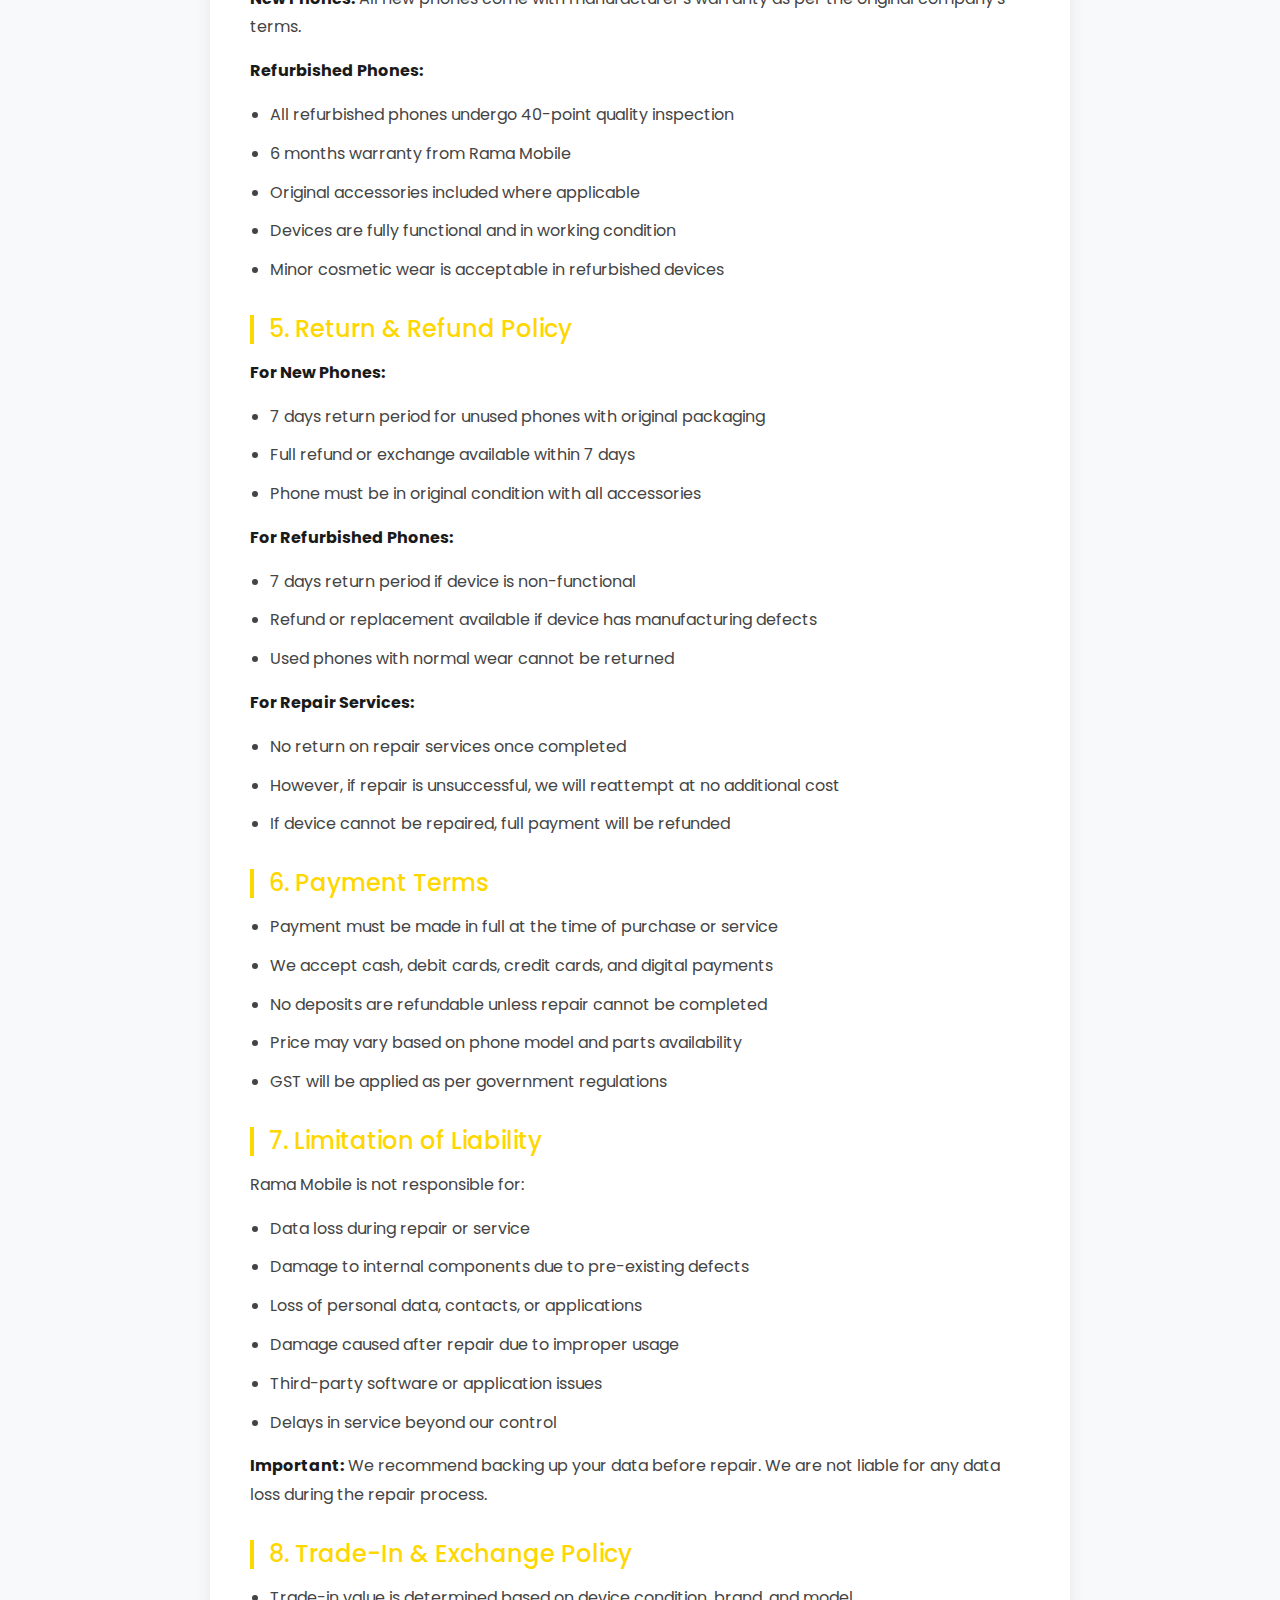
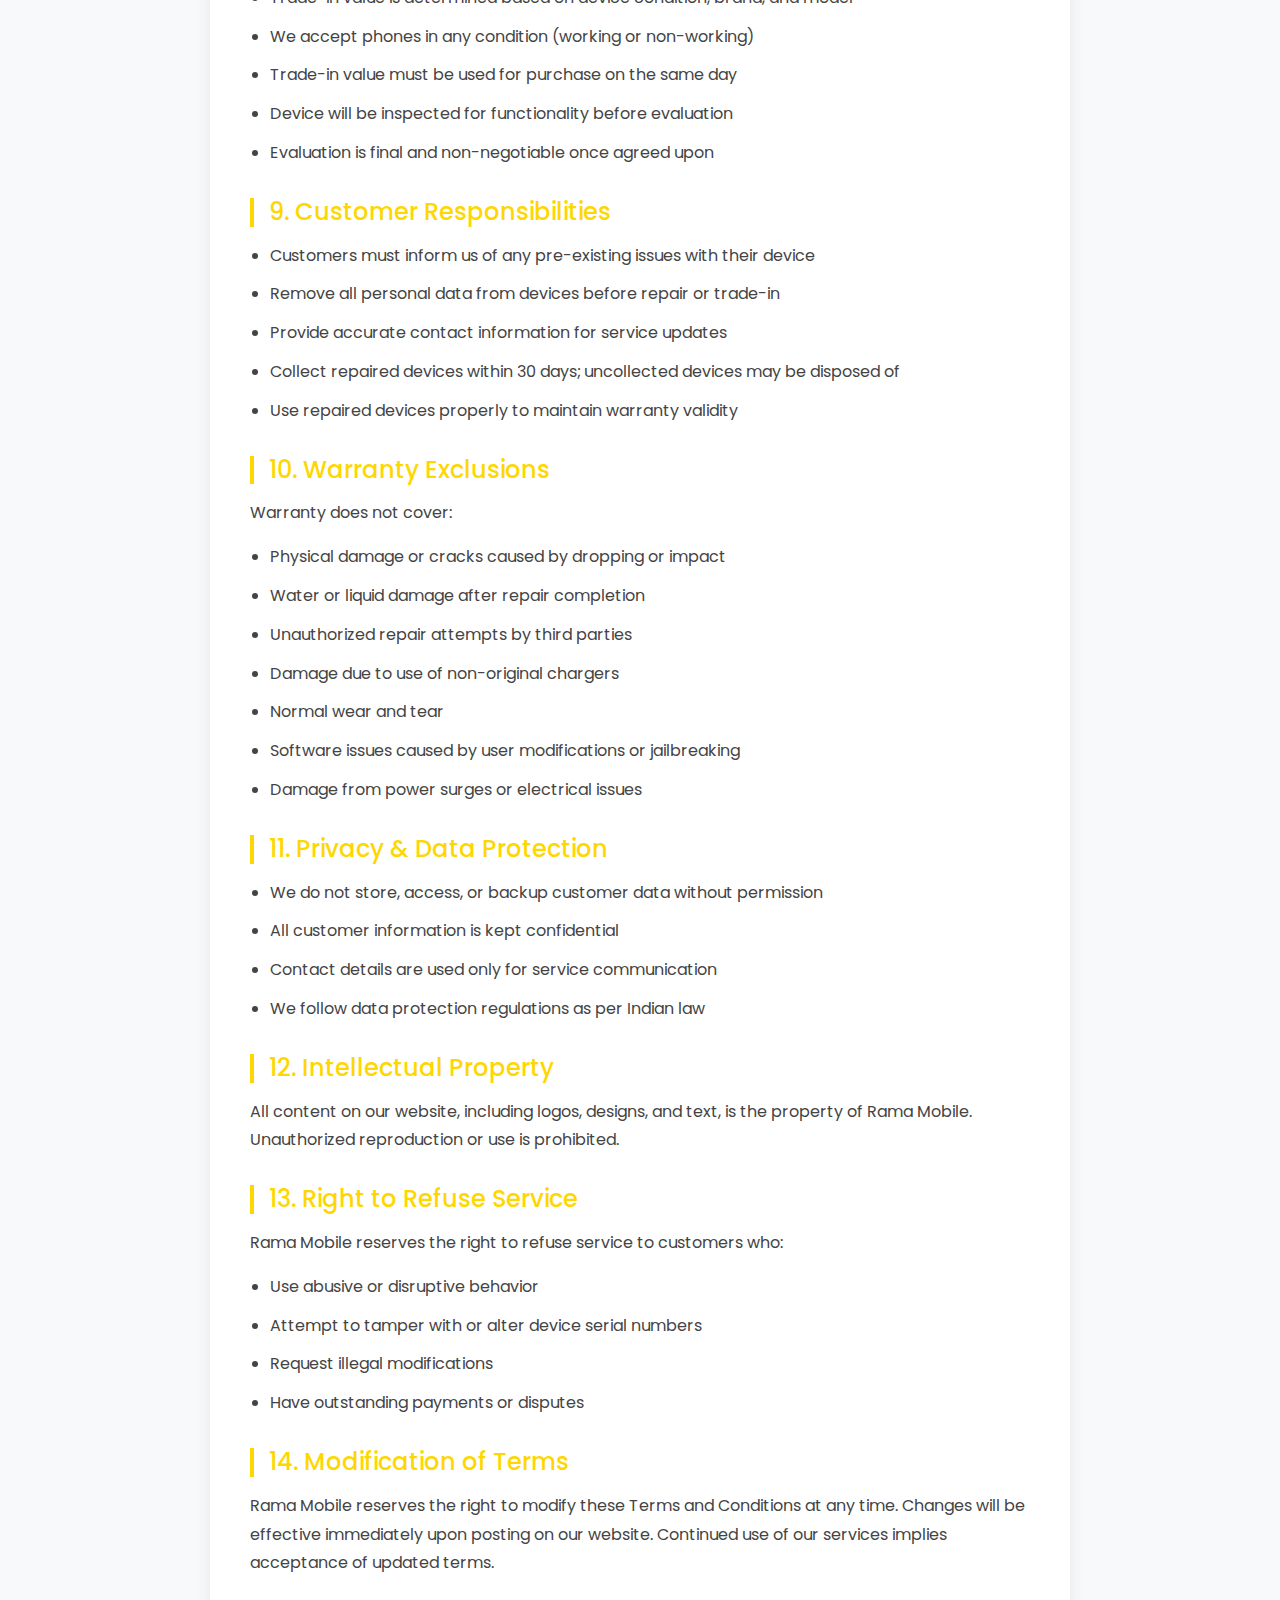
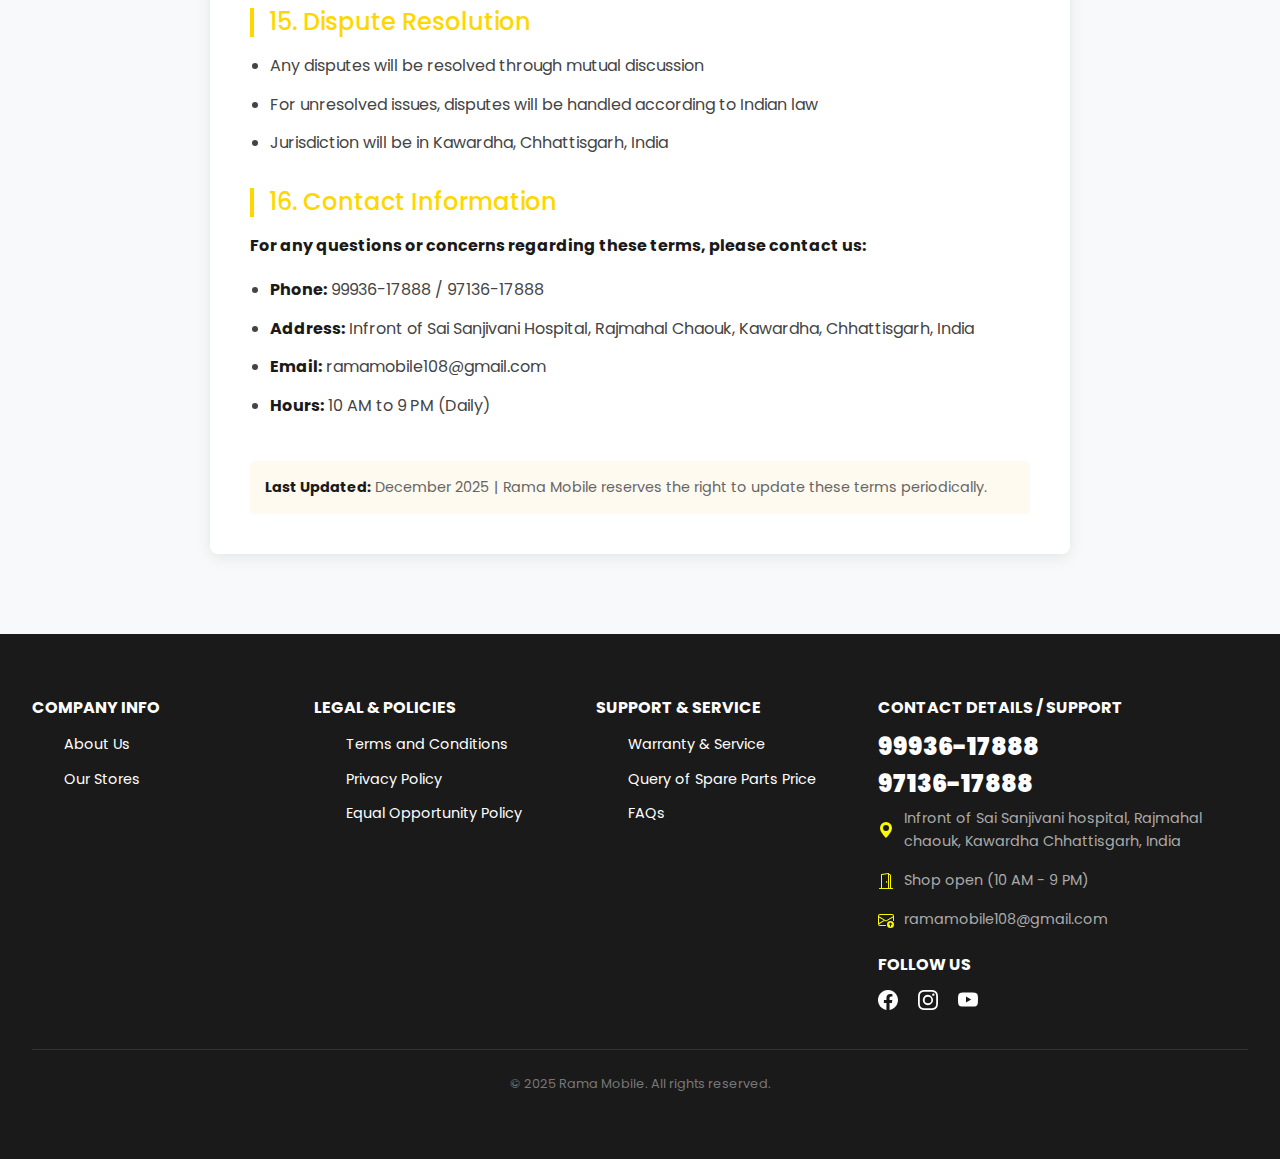
<file: terms&condtion.html>
<!DOCTYPE html>
<html lang="en">

<head>
    <meta charset="UTF-8">
    <meta name="viewport" content="width=device-width, initial-scale=1.0">
    <title>Terms & Conditions - Rama Mobile</title>
    <link href="https://fonts.googleapis.com/css2?family=Poppins:wght@400;600;700&display=swap" rel="stylesheet">
    <link rel="stylesheet" href="./Styles/header-footer.css">
    <link rel="stylesheet" href="./css/bootstrap.min.css">
    <link rel="stylesheet" href="./Styles/terms&condtion.css">
</head>

<body>

    <header>
        <nav>
            <div class="logo">Rama Mobile</div>

            <ul class="nav-links" id="navMenu">
                <li><a href="index.html">Home</a></li>
                <li><a href="latestSmartPhone.html">Latest Smartphone</a></li>
                <li><a href="referbishedPhone.html">Refurbished Phone</a></li>
                <li><a href="service.html">Service</a></li>
                <li><a href="aboutUs.html">About Us</a></li>
                <li><a href="contactUs.html">Contact Us</a></li>
            </ul>

            <div class="menu-toggle" onclick="toggleMenu()">
                <span></span>
                <span></span>
                <span></span>
            </div>
        </nav>

        <div class="menu-backdrop" id="menuBackdrop" onclick="toggleMenu()"></div>
    </header>

    <!-- Hero Section with Background Image -->
    <section class="tc-hero">
        <div class="tc-hero-content">
            <h1>Terms & Conditions</h1>
            <p>Please read our terms and conditions carefully before using our services</p>
        </div>
    </section>

    <section class="tc-section">
        <h2 class="section-title">Terms & Conditions</h2>

        <div class="tc-content">

            <h2>1. General Terms</h2>
            <p>Welcome to Rama Mobile. These Terms and Conditions govern your use of our mobile repair services, phone
                sales, and all related services. By accessing our shop or using our services, you agree to comply with
                these terms. If you do not agree, please do not proceed with our services.</p>

            <h2>2. Services Offered</h2>
            <p>Rama Mobile provides the following services:</p>
            <ul>
                <li>Mobile phone repair services (screen, battery, camera, etc.)</li>
                <li>Sale of new and refurbished smartphones</li>
                <li>Mobile accessories and protective products</li>
                <li>Software troubleshooting and virus removal</li>
                <li>Water damage repair and device cleaning</li>
                <li>Trade-in and exchange services</li>
            </ul>

            <h2>3. Repair Service Terms</h2>
            <p><strong>Warranty on Repairs:</strong></p>
            <ul>
                <li>Screen Replacement: 6 months warranty</li>
                <li>Battery Replacement: 1 year warranty</li>
                <li>Camera/Speaker/Charging Port Repair: 90 days to 6 months warranty (depending on parts)</li>
                <li>Water Damage Repair: 3 months warranty</li>
                <li>Software Services: 30 days warranty on virus removal and performance optimization</li>
            </ul>
            <p><strong>Note:</strong> Warranty does not cover physical damage, water damage after repair, or normal wear
                and tear. Warranty is valid only with original receipt.</p>

            <h2>4. Mobile Phone Sales Terms</h2>
            <p><strong>New Phones:</strong> All new phones come with manufacturer's warranty as per the original
                company's terms.</p>
            <p><strong>Refurbished Phones:</strong></p>
            <ul>
                <li>All refurbished phones undergo 40-point quality inspection</li>
                <li>6 months warranty from Rama Mobile</li>
                <li>Original accessories included where applicable</li>
                <li>Devices are fully functional and in working condition</li>
                <li>Minor cosmetic wear is acceptable in refurbished devices</li>
            </ul>

            <h2>5. Return & Refund Policy</h2>
            <p><strong>For New Phones:</strong></p>
            <ul>
                <li>7 days return period for unused phones with original packaging</li>
                <li>Full refund or exchange available within 7 days</li>
                <li>Phone must be in original condition with all accessories</li>
            </ul>
            <p><strong>For Refurbished Phones:</strong></p>
            <ul>
                <li>7 days return period if device is non-functional</li>
                <li>Refund or replacement available if device has manufacturing defects</li>
                <li>Used phones with normal wear cannot be returned</li>
            </ul>
            <p><strong>For Repair Services:</strong></p>
            <ul>
                <li>No return on repair services once completed</li>
                <li>However, if repair is unsuccessful, we will reattempt at no additional cost</li>
                <li>If device cannot be repaired, full payment will be refunded</li>
            </ul>

            <h2>6. Payment Terms</h2>
            <ul>
                <li>Payment must be made in full at the time of purchase or service</li>
                <li>We accept cash, debit cards, credit cards, and digital payments</li>
                <li>No deposits are refundable unless repair cannot be completed</li>
                <li>Price may vary based on phone model and parts availability</li>
                <li>GST will be applied as per government regulations</li>
            </ul>

            <h2>7. Limitation of Liability</h2>
            <p>Rama Mobile is not responsible for:</p>
            <ul>
                <li>Data loss during repair or service</li>
                <li>Damage to internal components due to pre-existing defects</li>
                <li>Loss of personal data, contacts, or applications</li>
                <li>Damage caused after repair due to improper usage</li>
                <li>Third-party software or application issues</li>
                <li>Delays in service beyond our control</li>
            </ul>
            <p><strong>Important:</strong> We recommend backing up your data before repair. We are not liable for any
                data loss during the repair process.</p>

            <h2>8. Trade-In & Exchange Policy</h2>
            <ul>
                <li>Trade-in value is determined based on device condition, brand, and model</li>
                <li>We accept phones in any condition (working or non-working)</li>
                <li>Trade-in value must be used for purchase on the same day</li>
                <li>Device will be inspected for functionality before evaluation</li>
                <li>Evaluation is final and non-negotiable once agreed upon</li>
            </ul>

            <h2>9. Customer Responsibilities</h2>
            <ul>
                <li>Customers must inform us of any pre-existing issues with their device</li>
                <li>Remove all personal data from devices before repair or trade-in</li>
                <li>Provide accurate contact information for service updates</li>
                <li>Collect repaired devices within 30 days; uncollected devices may be disposed of</li>
                <li>Use repaired devices properly to maintain warranty validity</li>
            </ul>

            <h2>10. Warranty Exclusions</h2>
            <p>Warranty does not cover:</p>
            <ul>
                <li>Physical damage or cracks caused by dropping or impact</li>
                <li>Water or liquid damage after repair completion</li>
                <li>Unauthorized repair attempts by third parties</li>
                <li>Damage due to use of non-original chargers</li>
                <li>Normal wear and tear</li>
                <li>Software issues caused by user modifications or jailbreaking</li>
                <li>Damage from power surges or electrical issues</li>
            </ul>

            <h2>11. Privacy & Data Protection</h2>
            <ul>
                <li>We do not store, access, or backup customer data without permission</li>
                <li>All customer information is kept confidential</li>
                <li>Contact details are used only for service communication</li>
                <li>We follow data protection regulations as per Indian law</li>
            </ul>

            <h2>12. Intellectual Property</h2>
            <p>All content on our website, including logos, designs, and text, is the property of Rama Mobile.
                Unauthorized reproduction or use is prohibited.</p>

            <h2>13. Right to Refuse Service</h2>
            <p>Rama Mobile reserves the right to refuse service to customers who:</p>
            <ul>
                <li>Use abusive or disruptive behavior</li>
                <li>Attempt to tamper with or alter device serial numbers</li>
                <li>Request illegal modifications</li>
                <li>Have outstanding payments or disputes</li>
            </ul>

            <h2>14. Modification of Terms</h2>
            <p>Rama Mobile reserves the right to modify these Terms and Conditions at any time. Changes will be
                effective immediately upon posting on our website. Continued use of our services implies acceptance of
                updated terms.</p>

            <h2>15. Dispute Resolution</h2>
            <ul>
                <li>Any disputes will be resolved through mutual discussion</li>
                <li>For unresolved issues, disputes will be handled according to Indian law</li>
                <li>Jurisdiction will be in Kawardha, Chhattisgarh, India</li>
            </ul>

            <h2>16. Contact Information</h2>
            <p><strong>For any questions or concerns regarding these terms, please contact us:</strong></p>
            <ul>
                <li><strong>Phone:</strong> 99936-17888 / 97136-17888</li>
                <li><strong>Address:</strong> Infront of Sai Sanjivani Hospital, Rajmahal Chaouk, Kawardha,
                    Chhattisgarh, India</li>
                <li><strong>Email:</strong> ramamobile108@gmail.com</li>
                <li><strong>Hours:</strong> 10 AM to 9 PM (Daily)</li>
            </ul>

            <div class="last-updated">
                <strong>Last Updated:</strong> December 2025 | Rama Mobile reserves the right to update these terms
                periodically.
            </div>

        </div>
    </section>

    <footer>
        <div class="footer-content">
            <div class="footer-column">
                <h4>Company Info</h4>
                <ul>
                    <li><a href="aboutUs.html">About Us</a></li>
                    <li><a href="latestSmartPhone.html">Our Stores</a></li>
                </ul>
            </div>

            <div class="footer-column">
                <h4>Legal & Policies</h4>
                <ul>
                    <li><a href="terms&condtion.html">Terms and Conditions</a></li>
                    <li><a href="#">Privacy Policy</a></li>
                    <li><a href="#">Equal Opportunity Policy</a></li>
                </ul>
            </div>

            <div class="footer-column">
                <h4>Support & Service</h4>
                <ul>
                    <li><a href="service.html">Warranty & Service</a></li>
                    <li><a href="contactUs.html">Query of Spare Parts Price</a></li>
                    <li><a href="FAQ.html">FAQs</a></li>
                </ul>
            </div>

            <div class="contact-info">
                <h4>Contact Details / Support</h4>

                <h3>99936-17888</h3>
                <h3>97136-17888</h3>

                <p>
                    <img src="bootstrap-icons-1.13.1/geo-alt-fill.svg" alt="location" width="16" height="16">
                    Infront of Sai Sanjivani hospital, Rajmahal chaouk, Kawardha Chhattisgarh, India
                </p>

                <p>
                    <img src="bootstrap-icons-1.13.1/door-open.svg" alt="hours" width="16" height="16">
                    Shop open (10 AM - 9 PM)
                </p>

                <p>
                    <img src="bootstrap-icons-1.13.1/envelope-arrow-up.svg" alt="email" width="16" height="16">
                    ramamobile108@gmail.com
                </p>

                <div class="social-icons">
                    <h4>Follow Us</h4>

                    <a href="https://www.facebook.com/share/1DC6P1Srmp/" title="Facebook">
                        <img src="bootstrap-icons-1.13.1/facebook.svg" alt="">
                    </a>

                    <a href="https://www.instagram.com/rama_mobile_kawardha?utm_source=qr&igsh=cXQxMmw5cTFzbHFu"
                        title="Instagram">
                        <img src="bootstrap-icons-1.13.1/instagram.svg" alt="">
                    </a>

                    <a href="https://youtube.com/@_rama_mobiles_kwd_?si=mfBgsQQrAkOam96f" title="YouTube">
                        <img src="bootstrap-icons-1.13.1/youtube.svg" alt="">
                    </a>
                </div>
            </div>
        </div>

        <div class="footer-bottom">
            &copy; 2025 Rama Mobile. All rights reserved.
        </div>
    </footer>

    <script>
        window.addEventListener('scroll', function () {
            const header = document.querySelector('header');
            if (window.scrollY > 50) {
                header.classList.add('scrolled');
            } else {
                header.classList.remove('scrolled');
            }
        });

        function toggleMenu() {
            const menu = document.getElementById('navMenu');
            const toggle = document.querySelector('.menu-toggle');
            const backdrop = document.getElementById('menuBackdrop');

            menu.classList.toggle('active');
            toggle.classList.toggle('open');
            backdrop.classList.toggle('active');

            if (menu.classList.contains('active')) {
                document.body.style.overflow = 'hidden';
            } else {
                document.body.style.overflow = '';
            }
        }

        document.querySelectorAll('.nav-links a').forEach(link => {
            link.addEventListener('click', () => {
                const menu = document.getElementById('navMenu');
                const toggle = document.querySelector('.menu-toggle');
                const backdrop = document.getElementById('menuBackdrop');

                if (menu.classList.contains('active')) {
                    menu.classList.remove('active');
                    toggle.classList.remove('open');
                    backdrop.classList.remove('active');
                    document.body.style.overflow = '';
                }
            });
        });

        document.addEventListener('keydown', (e) => {
            if (e.key === 'Escape') {
                const menu = document.getElementById('navMenu');
                const toggle = document.querySelector('.menu-toggle');
                const backdrop = document.getElementById('menuBackdrop');

                if (menu.classList.contains('active')) {
                    menu.classList.remove('active');
                    toggle.classList.remove('open');
                    backdrop.classList.remove('active');
                    document.body.style.overflow = '';
                }
            }
        });
    </script>

</body>

</html>
</file>
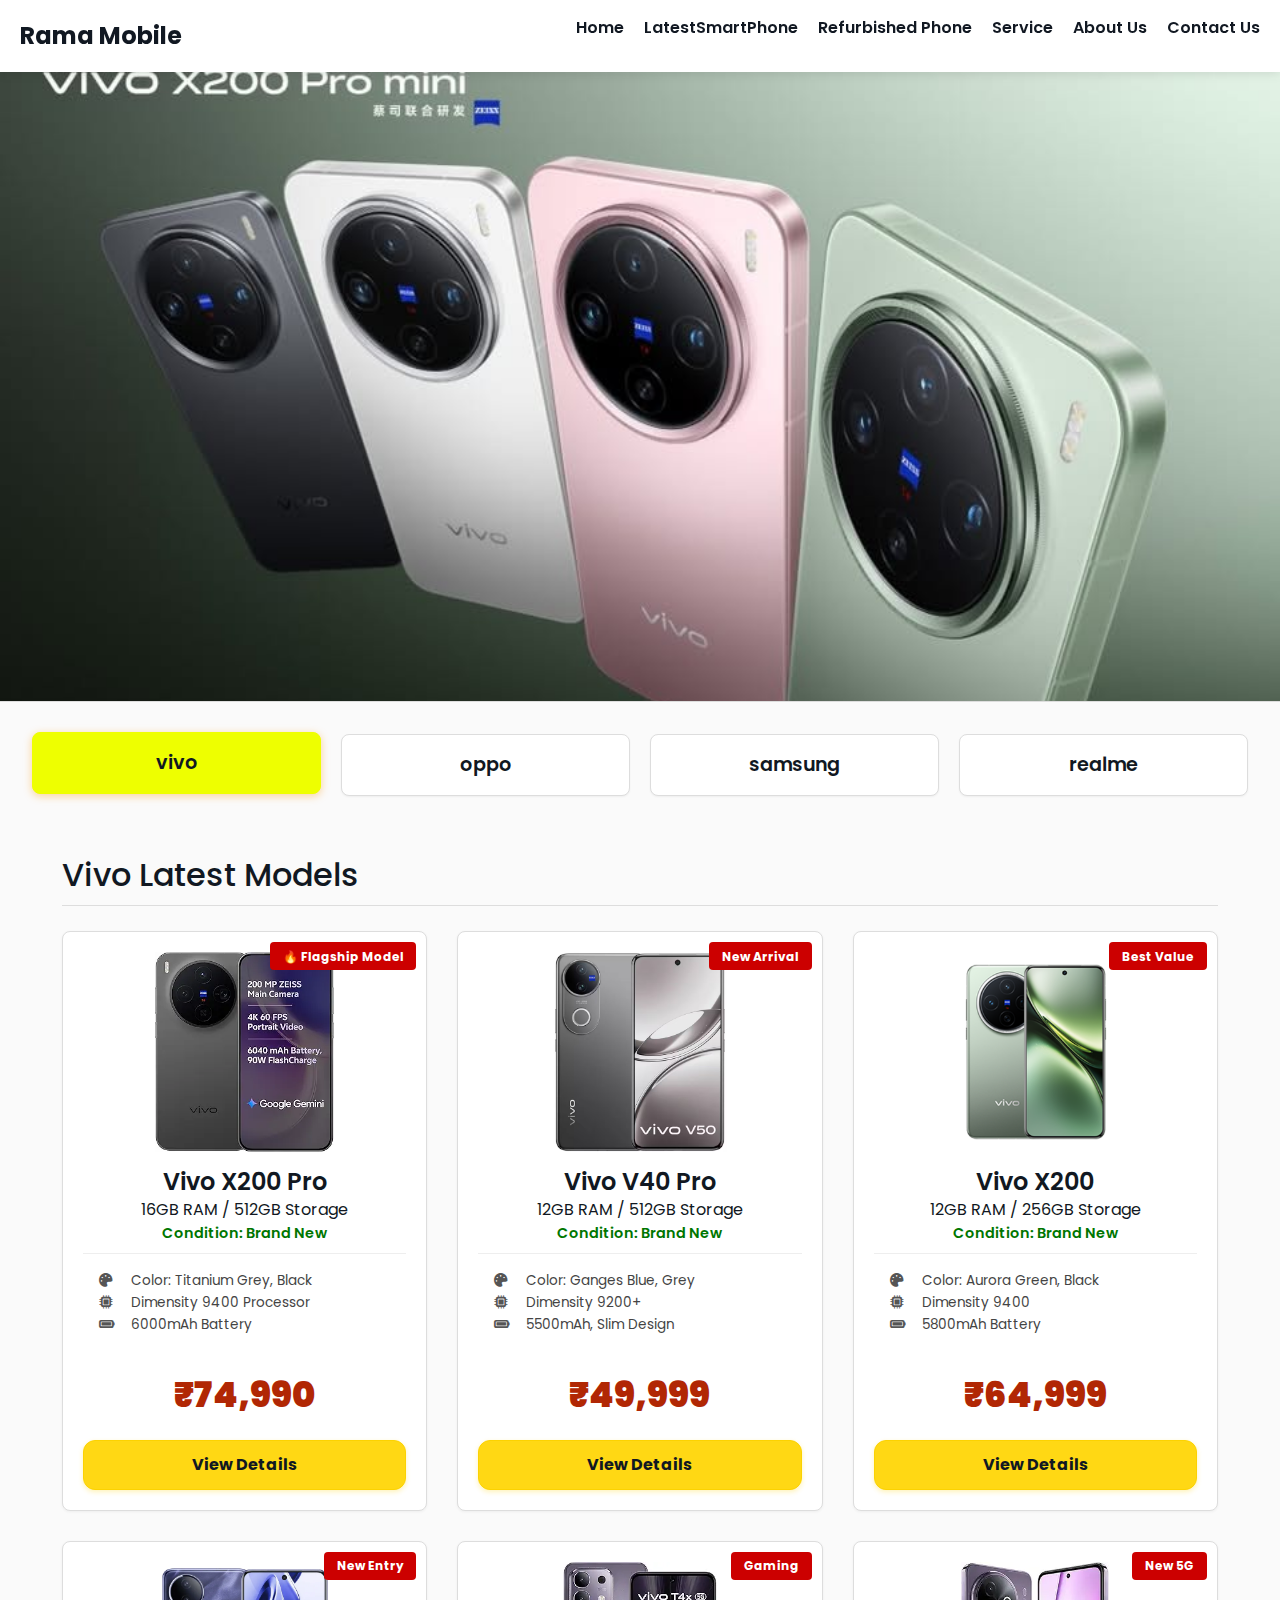
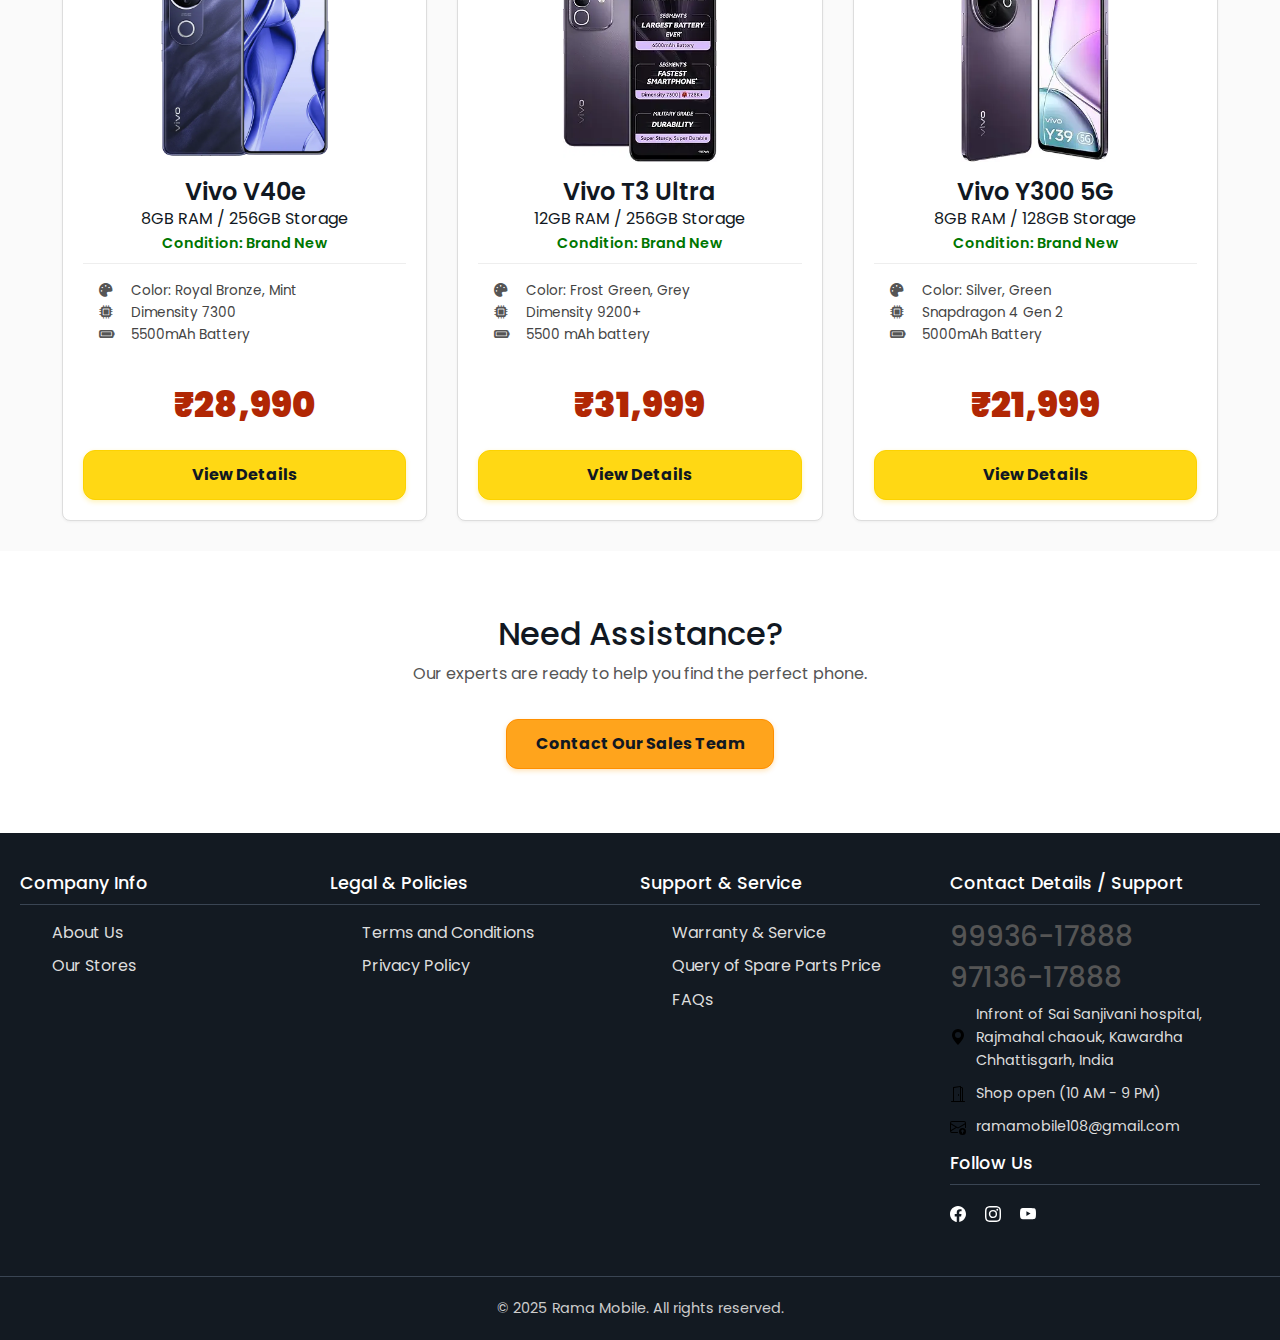
<file: zebra.html>
<!DOCTYPE html>
<html lang="en">

<head>
    <meta charset="UTF-8">
    <meta name="viewport" content="width=device-width, initial-scale=1.0">
    <title>Brand Catalogue | Latest Smartphones - Rama Mobile</title>
    <meta name="description"
        content="Explore the latest brand-new smartphones from Apple, Samsung, Vivo, and more with our curated brand catalogue. 100% official warranty guaranteed.">
    <link href="https://fonts.googleapis.com/css2?family=Poppins:wght@400;600;700;900&display=swap" rel="stylesheet">
    <link rel="stylesheet" href="./css/bootstrap.min.css">
    <link rel="stylesheet" href="https://cdnjs.cloudflare.com/ajax/libs/font-awesome/6.0.0/css/all.min.css">

    <style>
        /* ==================== AMAZON STYLE COLOR PALETTE ==================== */
        :root {
            --primary-color: hsl(64, 100%, 50%);
            /* Amazon Orange/Yellow for CTAs and highlights */
            --secondary-color: #111822;
            /* Deep Black/Dark Text (Amazon Navy/Black) */
            --accent-green: #007600;
            /* Green for Check/In Stock (Trusted Seller) */
            --light-bg: #fafafa;
            /* Near White Background */
            --white: #ffffff;
            --border-color: #ddd;
            /* Light Border */
            --shadow-soft: 0 1px 4px rgba(17, 24, 34, 0.1);
            --shadow-hover: 0 4px 10px rgba(17, 24, 34, 0.15);
        }

        /* ==================== BASE STYLES & VARIABLES (UNCHANGED) ==================== */
        * {
            margin: 0;
            padding: 0;
            box-sizing: border-box;
        }


        body {
            font-family: 'Poppins', sans-serif;
            line-height: 1.6;
            color: var(--secondary-color);
            background-color: var(--light-bg);
            /* Removed padding-bottom: 50px; to allow footer to stick */
        }

        a {
            text-decoration: none;
            color: inherit;
        }

        .container {
            max-width: 1300px;
            margin: 0 auto;
            padding: 0 2rem;
        }

        h1 {
            font-size: 3.5rem;
            margin-bottom: 0.5rem;
            color: var(--secondary-color);
            font-weight: 700;
        }

        .intro-text,
        h3 {
            color: #555;
        }


        /* ==================== HEADER STYLES (From your original CSS/Structure) ==================== */
        header {
            background-color: #fff;
            box-shadow: 0 2px 10px rgba(0, 0, 0, 0.1);
            position: sticky;
            top: 0;
            z-index: 1000;
            transition: background 0.3s;
        }

        header.scrolled {
            background: rgba(255, 255, 255, 0.95);
            backdrop-filter: blur(5px);
        }

        nav {
            display: flex;
            justify-content: space-between;
            align-items: center;
            padding: 15px 20px;
            max-width: 1300px;
            margin: 0 auto;
        }

        .logo {
            font-size: 1.5rem;
            font-weight: bold;
            color: var(--secondary-color);
        }

        .nav-links {
            list-style: none;
            display: flex;
            gap: 20px;
        }

        .nav-links li a {
            font-weight: 600;
            transition: color 0.3s;
        }

        .nav-links li a:hover {
            color: var(--primary-color);
        }

        .menu-toggle {
            display: none;
            flex-direction: column;
            justify-content: space-between;
            width: 30px;
            height: 21px;
            background: transparent;
            border: none;
            cursor: pointer;
            padding: 0;
            z-index: 1100;
        }

        .menu-toggle span {
            width: 100%;
            height: 3px;
            background-color: var(--secondary-color);
            border-radius: 3px;
            transition: all 0.3s ease-in-out;
        }

        .menu-backdrop {
            position: fixed;
            top: 0;
            left: 0;
            width: 100%;
            height: 100%;
            background: rgba(0, 0, 0, 0.5);
            z-index: 999;
            display: none;
        }

        .menu-backdrop.active {
            display: block;
        }

        /* ==================== PAGE TITLE SECTION (Background White) ==================== */
        .page-title-section {
            padding: 5rem 0 3rem;
            text-align: center;
            background: var(--white);
            border-bottom: 1px solid var(--border-color);
            background-image: url('../Images/backgroundImage/latestbg.png');
            background-position: center;
            background-repeat: no-repeat;
            background-size: cover;
            height: 70vh;
        }

        /* ==================== TABS (Clickable Frames) ==================== */
        .tab-buttons-container {
            background: var(--light-bg);
            padding: 2rem 0 0;
        }

        .tab-buttons {
            display: grid;
            grid-template-columns: repeat(auto-fit, minmax(200px, 1fr));
            gap: 20px;
            margin-bottom: 30px;
        }

        .tab-button {
            padding: 15px;
            font-size: 1.2rem;
            font-weight: 600;
            border: 1px solid var(--border-color);
            border-radius: 8px;
            cursor: pointer;
            transition: all 0.3s ease;
            background: var(--white);
            color: var(--secondary-color);
            text-align: center;
            box-shadow: 0 1px 2px rgba(0, 0, 0, 0.05);
        }

        /* Active Tab Highlight Effect (Amazon Orange) */
        .tab-button:hover {
            border-color: var(--primary-color);
            color: #b12704;
        }

        .tab-button.active {
            background-color: var(--primary-color);
            color: var(--secondary-color);
            /* Text black on orange */
            border-color: var(--primary-color);
            box-shadow: 0 2px 8px rgba(255, 153, 0, 0.4);
            transform: translateY(-2px);
        }

        /* ==================== CONTENT FRAME (Single Box) ==================== */
        .tab-content-frame {
            border-radius: 8px;
            padding: 30px;
            min-height: 600px;
        }

        .tab-section {
            display: none;
        }

        .tab-section.active {
            display: block;
            animation: fadeIn 0.5s ease-in-out;
        }

        @keyframes fadeIn {
            from {
                opacity: 0;
            }

            to {
                opacity: 1;
            }
        }

        .tab-section h2 {
            text-align: left;
            margin-bottom: 25px;
            color: var(--secondary-color);
            /* Section title is black */
            border-bottom: 1px solid var(--border-color);
            padding-bottom: 10px;
        }

        /* ==================== PRODUCT CARDS (Amazon-Style Pricing & Buttons) ==================== */
        .product-grid {
            display: grid;
            grid-template-columns: repeat(auto-fit, minmax(320px, 1fr));
            gap: 30px;
        }

        .product-card {
            background: var(--white);
            border: 1px solid var(--border-color);
            border-radius: 8px;
            box-shadow: 0 1px 3px rgba(0, 0, 0, 0.05);
            padding: 20px;
            text-align: center;
            transition: transform 0.3s, box-shadow 0.3s;
            position: relative;
            cursor: pointer;
            /* Added cursor pointer to indicate clickability */
        }

        .product-card:hover {
            transform: translateY(-2px);
            box-shadow: 0 4px 12px rgba(0, 0, 0, 0.1);
        }

        .product-tag {
            /* Tags now look like a sales badge */
            position: absolute;
            top: 10px;
            right: 10px;
            background: #cc0000;
            /* Red for Sale/Latest */
            color: var(--white);
            padding: 0.3rem 0.8rem;
            border-radius: 4px;
            font-size: 0.75rem;
            font-weight: 700;
            z-index: 10;
        }

        .card-image {
            height: 200px;
            background-color: var(--white);
            border-radius: 4px;
            margin-bottom: 1rem;
            display: flex;
            align-items: center;
            justify-content: center;
            font-size: 0.9rem;

            /* Placeholder text style */
        }

        .card-image img {
            width: 100%;
            height: 100%;
            object-fit: contain;
        }

        .card-title {
            font-size: 1.5rem;
            color: var(--secondary-color);
            font-weight: 600;
        }

        .spec-list {
            list-style: none;
            text-align: left;
            padding: 0 1rem 1rem;
            font-size: 0.85rem;
            color: #444;
            border-top: 1px solid #eee;
            padding-top: 1rem;
        }

        .spec-list i {
            width: 20px;
            color: #555;
            /* Icons are darker */
            margin-right: 0.5rem;
        }

        .product-condition {
            font-size: 0.9rem;
            font-weight: 600;
            color: var(--accent-green);
            /* Green for "Brand New" (In Stock) */
            margin-bottom: 0.5rem;
        }

        .product-price {
            font-size: 2.2rem;
            font-weight: 900;
            color: #b12704;
            /* Amazon Red Price */
            margin: 1rem 0;
        }

        .cta-button {
            /* Now 'View Details' - Primary Action Button */
            display: inline-block;
            background: #ffd814;
            /* Amazon Yellow Button */
            color: var(--secondary-color);
            padding: 0.7rem 1.8rem;
            border: 1px solid #fcd200;
            border-radius: 12px;
            font-weight: 700;
            cursor: pointer;
            transition: all 0.2s ease;
            box-shadow: 0 2px 5px rgba(255, 216, 20, 0.3);
            width: 100%;
            /* Full width button */
        }

        .cta-button:hover {
            background: #f7ca00;
            /* Darker Yellow on hover */
        }

        .cta-button.secondary {
            /* Secondary Action Button (Used in Assistance Section) */
            background: #ffa41c;
            /* Amazon Orange for Secondary Action */
            border: 1px solid #ff8f00;
            color: var(--secondary-color);
            box-shadow: 0 2px 5px rgba(255, 164, 28, 0.3);
            width: auto;
            /* Revert to auto width for non-product buttons */
        }

        /* ==================== ASSISTANCE SECTION ==================== */
        .assistance-section {
            padding: 4rem 0;
            text-align: center;
            background: var(--white);
        }

        /* ==================== FOOTER STYLES ==================== */
        footer {
            background-color: #131A22;
            color: #fff;
            padding: 40px 0 20px;
        }

        .footer-content {
            display: flex;
            flex-wrap: wrap;
            justify-content: space-around;
            max-width: 1300px;
            margin: 0 auto;
            padding: 0 20px;
        }

        .footer-column,
        .contact-info {
            flex: 1;
            min-width: 250px;
            margin-bottom: 20px;
        }

        .footer-column h4,
        .contact-info h4 {
            margin-bottom: 15px;
            font-size: 1.1rem;
            border-bottom: 1px solid #3a4553;
            padding-bottom: 10px;
        }

        .footer-column ul {
            list-style: none;
        }

        .footer-column ul li {
            margin-bottom: 8px;
        }

        .footer-column ul li a {
            color: #ddd;
            transition: color 0.2s;
        }

        .footer-column ul li a:hover {
            color: var(--primary-color);
            text-decoration: underline;
        }

        .contact-info p {
            display: flex;
            align-items: center;
            gap: 10px;
            margin-bottom: 10px;
            font-size: 0.9rem;
            color: #ddd;
        }

        .social-icons {
            margin-top: 15px;
        }

        .social-icons a {
            margin-right: 15px;
            display: inline-block;
        }

        .social-icons img {
            filter: invert(1);
            /* Make black SVG icons white for footer */
        }

        .footer-bottom {
            text-align: center;
            margin-top: 30px;
            padding-top: 20px;
            border-top: 1px solid #3a4553;
            font-size: 0.9rem;
            color: #ccc;
        }

        /* ==================== 2. RESPONSIVE MEDIA QUERIES (FULL RESPONSIVE) ==================== */
        /* Tablet & Smaller Desktop */
        @media (max-width: 1024px) {
            .container {
                padding: 0 1.5rem;
            }

            h1 {
                font-size: 2.8rem;
            }

            .product-grid {
                grid-template-columns: repeat(auto-fit, minmax(280px, 1fr));
                gap: 20px;
            }

            .tab-button {
                font-size: 1.1rem;
            }
        }

        /* Mobile Devices */
        @media (max-width: 768px) {
            h1 {
                font-size: 2rem;
            }

            .page-title-section {
                padding: 3rem 0 2rem;
            }

            .tab-buttons {
                grid-template-columns: repeat(2, 1fr);
                /* Two columns on mobile */
                gap: 15px;
            }

            .tab-content-frame {
                padding: 20px;
                min-height: 400px;
            }

            .product-grid {
                grid-template-columns: 1fr;
                /* Single column on small screens */
            }

            .nav-links {
                position: absolute;
                top: 100%;
                left: 0;
                width: 100%;
                background-color: #fff;
                flex-direction: column;
                align-items: center;
                gap: 0;
                display: none;
                /* Hidden by default */
                box-shadow: 0 5px 10px rgba(0, 0, 0, 0.1);
            }

            .nav-links.active {
                display: flex;
            }

            .nav-links li {
                width: 100%;
                text-align: center;
            }

            .nav-links li a {
                display: block;
                padding: 15px;
                border-bottom: 1px solid #eee;
            }

            .menu-toggle {
                display: flex;
            }

            .product-price {
                font-size: 1.8rem;
            }

            .footer-content {
                flex-direction: column;
            }
        }

        /* ==================== 3. MODAL/POP-UP STYLES (NEW) ==================== */
        .modal {
            display: none;
            /* Hidden by default */
            position: fixed;
            z-index: 1000;
            left: 0;
            top: 0;
            width: 100%;
            height: 100%;
            overflow: auto;
            background-color: rgba(0, 0, 0, 0.6);
            /* Black w/ opacity */
            padding-top: 60px;
            backdrop-filter: blur(5px);
        }

        .modal-content {
            background-color: var(--white);
            margin: 5% auto;
            /* 5% from the top and centered */
            padding: 30px;
            border: 1px solid var(--border-color);
            border-radius: 8px;
            width: 80%;
            max-width: 600px;
            box-shadow: 0 10px 20px rgba(0, 0, 0, 0.2);
            animation: slideIn 0.3s ease-out;
        }

        @keyframes slideIn {
            from {
                transform: translateY(-50px);
                opacity: 0;
            }

            to {
                transform: translateY(0);
                opacity: 1;
            }
        }

        .close-button {
            color: #aaa;
            float: right;
            font-size: 28px;
            font-weight: bold;
        }

        .close-button:hover,
        .close-button:focus {
            color: var(--secondary-color);
            text-decoration: none;
            cursor: pointer;
        }

        #modal-image {
            height: 300px;
            background-color: var(--light-bg);
            border-radius: 4px;
            margin-bottom: 1rem;
            display: flex;
            align-items: center;
            justify-content: center;
            font-size: 1.2rem;
            color: #888;
        }

        #modal-image img {
            width: 100%;
            height: 100%;
            object-fit: contain;
        }

        #modal-title {
            font-size: 2rem;
            margin-bottom: 0.5rem;
        }

        #modal-price {
            font-size: 2.5rem;
            color: #b12704;
            font-weight: 900;
        }

        #modal-specs {
            list-style: none;
            padding: 0;
            margin-top: 1rem;
            text-align: left;
            border-top: 1px solid var(--border-color);
            padding-top: 1rem;
        }

        #modal-specs li {
            margin-bottom: 0.5rem;
            font-size: 1rem;
            color: #444;
        }

        @media (max-width: 600px) {
            .modal-content {
                width: 90%;
                margin: 20% auto;
                padding: 20px;
            }

            #modal-image {
                height: 200px;
            }

            #modal-image img {
                height: 100%;
            }
        }
    </style>

</head>

<body>

    <header>
        <nav>
            <div class="logo">Rama Mobile</div>

            <ul class="nav-links" id="navMenu">
                <li><a href="index.html">Home</a></li>
                <li><a href="latestSmartPhone.html">LatestSmartPhone</a></li>
                <li><a href="referbishedPhone.html">Refurbished Phone</a></li>
                <li><a href="service.html">Service</a></li>
                <li><a href="aboutUs.html">About Us</a></li>
                <li><a href="contactUs.html">Contact Us</a></li>
            </ul>

            <button class="menu-toggle" id="menuToggleBtn" type="button" aria-controls="navMenu" aria-expanded="false">
                <span></span>
                <span></span>
                <span></span>
            </button>
        </nav>

        <div class="menu-backdrop" id="menuBackdrop"></div>
    </header>

    <section class="page-title-section">
        <div class="container">
            <h1></h1>
            <p class="intro-text"></p>
        </div>
    </section>

    <section class="tab-buttons-container">
        <div class="container">

            <div class="tab-buttons">
                <button class="tab-button active" data-brand="vivo">vivo</button>
                <button class="tab-button" data-brand="oppo">oppo</button>
                <button class="tab-button" data-brand="samsung">samsung</button>
                <button class="tab-button" data-brand="realme">realme</button>
            </div>

            <div class="tab-content-frame">

                <div id="vivo" class="tab-section active">
                    <h2>Vivo Latest Models</h2>
                    <div class="product-grid">

                        <div class="product-card" data-title="Vivo X200 Pro" data-price="₹74,990"
                            data-tag="🔥 Flagship Model"
                            data-specs="<li><i class='fas fa-camera'></i> 50MP ZEISS Camera</li><li><i class='fas fa-palette'></i> Color: Titanium Grey, Midnight Black</li><li><i class='fas fa-microchip'></i> Dimensity 9400 Processor</li><li><i class='fas fa-battery-full'></i> 6000mAh, 90W FlashCharge</li><li>16GB RAM / 512GB Storage</li>">
                            <div class="product-tag">🔥 Flagship Model</div>
                            <div class="card-image"><img src="Images/latestSmartPhone/Vivo/X300.jpg" alt="vivo x200">
                            </div>
                            <h3 class="card-title">Vivo X200 Pro</h3>
                            <p class="card-subtitle">16GB RAM / 512GB Storage</p>
                            <p class="product-condition">Condition: Brand New</p>
                            <ul class="spec-list">
                                <li><i class="fas fa-palette"></i> Color: Titanium Grey, Black</li>
                                <li><i class="fas fa-microchip"></i> Dimensity 9400 Processor</li>
                                <li><i class="fas fa-battery-full"></i> 6000mAh Battery</li>
                            </ul>
                            <p class="product-price">₹74,990</p>
                            <button class="cta-button view-details-btn">View Details</button>
                        </div>

                        <div class="product-card" data-title="Vivo V40 Pro" data-price="₹49,999" data-tag="New Arrival"
                            data-specs="<li><i class='fas fa-camera'></i> 50MP ZEISS Camera</li><li><i class='fas fa-palette'></i> Color: Ganges Blue, Titanium Grey</li><li><i class='fas fa-microchip'></i> Dimensity 9200+</li><li><i class='fas fa-battery-full'></i> 5500mAh, 80W Charge</li><li>12GB RAM / 512GB Storage</li>">
                            <div class="product-tag">New Arrival</div>
                            <div class="card-image"><img src="./Images/latestSmartPhone/Vivo/V50.png" alt="vivo v40">
                            </div>
                            <h3 class="card-title">Vivo V40 Pro</h3>
                            <p class="card-subtitle">12GB RAM / 512GB Storage</p>
                            <p class="product-condition">Condition: Brand New</p>
                            <ul class="spec-list">
                                <li><i class="fas fa-palette"></i> Color: Ganges Blue, Grey</li>
                                <li><i class="fas fa-microchip"></i> Dimensity 9200+</li>
                                <li><i class="fas fa-battery-full"></i> 5500mAh, Slim Design</li>
                            </ul>
                            <p class="product-price">₹49,999</p>
                            <button class="cta-button view-details-btn">View Details</button>
                        </div>

                        <div class="product-card" data-title="Vivo X200" data-price="₹64,999" data-tag="Best Value"
                            data-specs="<li><i class='fas fa-camera'></i> 50MP ZEISS Camera</li><li><i class='fas fa-palette'></i> Color: Aurora Green, Midnight Black</li><li><i class='fas fa-microchip'></i> Dimensity 9400</li><li><i class='fas fa-battery-full'></i> 5800mAh Battery</li><li>12GB RAM / 256GB Storage</li>">
                            <div class="product-tag">Best Value</div>
                            <div class="card-image"><img src="./Images/latestSmartPhone/Vivo/X200.png" alt="vivo X200">
                            </div>
                            <h3 class="card-title">Vivo X200</h3>
                            <p class="card-subtitle">12GB RAM / 256GB Storage</p>
                            <p class="product-condition">Condition: Brand New</p>
                            <ul class="spec-list">
                                <li><i class="fas fa-palette"></i> Color: Aurora Green, Black</li>
                                <li><i class="fas fa-microchip"></i> Dimensity 9400</li>
                                <li><i class="fas fa-battery-full"></i> 5800mAh Battery</li>
                            </ul>
                            <p class="product-price">₹64,999</p>
                            <button class="cta-button view-details-btn">View Details</button>
                        </div>

                        <div class="product-card" data-title="Vivo V40e" data-price="₹28,990" data-tag="New Entry"
                            data-specs="<li><i class='fas fa-camera'></i> 50MP Aura Light</li><li><i class='fas fa-palette'></i> Color: Royal Bronze, Mint Green</li><li><i class='fas fa-microchip'></i> Dimensity 7300</li><li><i class='fas fa-battery-full'></i> 5500mAh Battery</li><li>8GB RAM / 256GB Storage</li>">
                            <div class="product-tag">New Entry</div>
                            <div class="card-image"><img src="./Images/latestSmartPhone/Vivo/V50e.png" alt="vivo V40e">
                            </div>
                            <h3 class="card-title">Vivo V40e</h3>
                            <p class="card-subtitle">8GB RAM / 256GB Storage</p>
                            <p class="product-condition">Condition: Brand New</p>
                            <ul class="spec-list">
                                <li><i class="fas fa-palette"></i> Color: Royal Bronze, Mint</li>
                                <li><i class="fas fa-microchip"></i> Dimensity 7300</li>
                                <li><i class="fas fa-battery-full"></i> 5500mAh Battery</li>
                            </ul>
                            <p class="product-price">₹28,990</p>
                            <button class="cta-button view-details-btn">View Details</button>
                        </div>

                        <div class="product-card" data-title="Vivo T3 Ultra" data-price="₹31,999" data-tag="Gaming"
                            data-specs="<li><i class='fas fa-camera'></i> 50MP OIS Camera</li><li><i class='fas fa-palette'></i> Color: Frost Green, Lunar Grey</li><li><i class='fas fa-microchip'></i> Dimensity 9200+</li><li><i class='fas fa-battery-full'></i> 5500mAh, 80W Charge</li><li>12GB RAM / 256GB Storage</li>">
                            <div class="product-tag">Gaming</div>
                            <div class="card-image"><img src="./Images/latestSmartPhone/Vivo/T4x.png" alt="vivo T3">
                            </div>
                            <h3 class="card-title">Vivo T3 Ultra</h3>
                            <p class="card-subtitle">12GB RAM / 256GB Storage</p>
                            <p class="product-condition">Condition: Brand New</p>
                            <ul class="spec-list">
                                <li><i class="fas fa-palette"></i> Color: Frost Green, Grey</li>
                                <li><i class="fas fa-microchip"></i> Dimensity 9200+</li>
                                <li><i class="fas fa-battery-full"></i> 5500 mAh battery</li>
                            </ul>
                            <p class="product-price">₹31,999</p>
                            <button class="cta-button view-details-btn">View Details</button>
                        </div>

                        <div class="product-card" data-title="Vivo Y300 5G" data-price="₹21,999" data-tag="New 5G"
                            data-specs="<li><i class='fas fa-camera'></i> 50MP Main Sensor</li><li><i class='fas fa-palette'></i> Color: Titanium Silver, Green</li><li><i class='fas fa-microchip'></i> Snapdragon 4 Gen 2</li><li><i class='fas fa-battery-full'></i> 5000mAh Battery</li><li>8GB RAM / 128GB Storage</li>">
                            <div class="product-tag">New 5G</div>
                            <div class="card-image"><img src="./Images/latestSmartPhone/Vivo/Y39.png" alt="vivo y300">
                            </div>
                            <h3 class="card-title">Vivo Y300 5G</h3>
                            <p class="card-subtitle">8GB RAM / 128GB Storage</p>
                            <p class="product-condition">Condition: Brand New</p>
                            <ul class="spec-list">
                                <li><i class="fas fa-palette"></i> Color: Silver, Green</li>
                                <li><i class="fas fa-microchip"></i> Snapdragon 4 Gen 2</li>
                                <li><i class="fas fa-battery-full"></i> 5000mAh Battery</li>
                            </ul>
                            <p class="product-price">₹21,999</p>
                            <button class="cta-button view-details-btn">View Details</button>
                        </div>

                    </div>
                </div>


                <div id="oppo" class="tab-section">
                    <h2>Oppo Latest Models</h2>
                    <div class="product-grid">

                        <div class="product-card" data-title="Oppo Find X8 Pro" data-price="₹99,999"
                            data-tag="⚡ Premium"
                            data-specs="<li><i class='fas fa-camera'></i> Hasselblad Camera</li><li><i class='fas fa-palette'></i> Color: Space Black, Pearl White</li><li><i class='fas fa-microchip'></i> Dimensity 9400 (4nm)</li><li><i class='fas fa-battery-full'></i> 5910mAh, 80W Charge</li><li>16GB RAM / 512GB Storage</li>">
                            <div class="product-tag">⚡ Premium</div>
                            <div class="card-image"><img src="./Images/latestSmartPhone/Oppo/Find X8.png"
                                    alt="oppo find x8"></div>
                            <h3 class="card-title">Oppo Find X8 Pro</h3>
                            <p class="card-subtitle">16GB RAM / 512GB Storage</p>
                            <p class="product-condition">Condition: Brand New</p>
                            <ul class="spec-list">
                                <li><i class="fas fa-palette"></i> Color: Black, Pearl White</li>
                                <li><i class="fas fa-microchip"></i> Dimensity 9400</li>
                                <li><i class="fas fa-battery-full"></i> 5910mAh Battery</li>
                            </ul>
                            <p class="product-price">₹99,999</p>
                            <button class="cta-button view-details-btn">View Details</button>
                        </div>

                        <div class="product-card" data-title="Oppo Reno 12 Pro" data-price="₹36,999"
                            data-tag="New Arrival"
                            data-specs="<li><i class='fas fa-camera'></i> AI Portrait Camera</li><li><i class='fas fa-palette'></i> Color: Space Brown, Sunset Gold</li><li><i class='fas fa-microchip'></i> Dimensity 7300 Energy</li><li><i class='fas fa-battery-full'></i> 5000mAh, 80W Charge</li><li>12GB RAM / 256GB Storage</li>">
                            <div class="product-tag">New Arrival</div>
                            <div class="card-image"><img src="./Images/latestSmartPhone/Oppo/Reno 12pro.png"
                                    alt="reno 12 pro"></div>
                            <h3 class="card-title">Oppo Reno 12 Pro</h3>
                            <p class="card-subtitle">12GB RAM / 256GB Storage</p>
                            <p class="product-condition">Condition: Brand New</p>
                            <ul class="spec-list">
                                <li><i class="fas fa-palette"></i> Color: Space Brown, Gold</li>
                                <li><i class="fas fa-microchip"></i> Dimensity 7300 Energy</li>
                                <li><i class="fas fa-battery-full"></i> 5000mAh Battery</li>
                            </ul>
                            <p class="product-price">₹36,999</p>
                            <button class="cta-button view-details-btn">View Details</button>
                        </div>

                        <div class="product-card" data-title="Oppo F27 Pro+ 5G" data-price="₹27,999" data-tag="Rugged"
                            data-specs="<li><i class='fas fa-camera'></i> 64MP Camera</li><li><i class='fas fa-palette'></i> Color: Dusk Pink, Midnight Navy</li><li><i class='fas fa-microchip'></i> Dimensity 7050</li><li><i class='fas fa-battery-full'></i> 5000mAh, IP69 Rated</li><li>8GB RAM / 128GB Storage</li>">
                            <div class="product-tag">Rugged Design</div>
                            <div class="card-image"><img src="./Images/latestSmartPhone/Oppo/Reno 11.png"
                                    alt="oppo f27"></div>
                            <h3 class="card-title">Oppo F27 Pro+ 5G</h3>
                            <p class="card-subtitle">8GB RAM / 128GB Storage</p>
                            <p class="product-condition">Condition: Brand New</p>
                            <ul class="spec-list">
                                <li><i class="fas fa-palette"></i> Color: Dusk Pink, Navy</li>
                                <li><i class="fas fa-microchip"></i> Dimensity 7050</li>
                                <li><i class="fas fa-battery-full"></i> 5000mAh, IP69 Rated</li>
                            </ul>
                            <p class="product-price">₹27,999</p>
                            <button class="cta-button view-details-btn">View Details</button>
                        </div>

                        <div class="product-card" data-title="Oppo A3 Pro 5G" data-price="₹17,999" data-tag="Budget 5G"
                            data-specs="<li><i class='fas fa-camera'></i> 64MP Camera</li><li><i class='fas fa-palette'></i> Color: Moonlight Purple, Starry Black</li><li><i class='fas fa-microchip'></i> Dimensity 6300</li><li><i class='fas fa-battery-full'></i> 5100mAh Battery</li><li>8GB RAM / 128GB Storage</li>">
                            <div class="product-tag">Budget 5G</div>
                            <div class="card-image"><img src="./Images/latestSmartPhone/Oppo/A79.png" alt="oppo a3">
                            </div>
                            <h3 class="card-title">Oppo A3 Pro 5G</h3>
                            <p class="card-subtitle">8GB RAM / 128GB Storage</p>
                            <p class="product-condition">Condition: Brand New</p>
                            <ul class="spec-list">
                                <li><i class="fas fa-palette"></i> Color: Purple, Black</li>
                                <li><i class="fas fa-microchip"></i> Dimensity 6300</li>
                                <li><i class="fas fa-battery-full"></i> 5100mAh Battery</li>
                            </ul>
                            <p class="product-price">₹17,999</p>
                            <button class="cta-button view-details-btn">View Details</button>
                        </div>

                        <div class="product-card" data-title="Oppo Find N3 Flip" data-price="₹99,999"
                            data-tag="Foldable"
                            data-specs="<li><i class='fas fa-camera'></i> Hasselblad Camera</li><li><i class='fas fa-palette'></i> Color: Cream Gold, Misty Pink, Sleek Black</li><li><i class='fas fa-microchip'></i> Dimensity 9200</li><li><i class='fas fa-battery-full'></i> 4300mAh, 44W Charge</li><li>12GB RAM / 256GB Storage</li>">
                            <div class="product-tag">Foldable</div>
                            <div class="card-image"><img src="./Images/latestSmartPhone/Oppo/Find n3.png"
                                    alt="oppo flip"></div>
                            <h3 class="card-title">Oppo Find N3 Flip</h3>
                            <p class="card-subtitle">12GB RAM / 256GB Storage</p>
                            <p class="product-condition">Condition: Brand New</p>
                            <ul class="spec-list">
                                <li><i class="fas fa-palette"></i> Color: Gold, Pink, Black</li>
                                <li><i class="fas fa-microchip"></i> Dimensity 9200</li>
                                <li><i class="fas fa-battery-full"></i> 4300mAh Battery</li>
                            </ul>
                            <p class="product-price">₹99,999</p>
                            <button class="cta-button view-details-btn">View Details</button>
                        </div>

                        <div class="product-card" data-title="Oppo K12x 5G" data-price="₹12,999" data-tag="Value Pick"
                            data-specs="<li><i class='fas fa-camera'></i> 32MP Camera</li><li><i class='fas fa-palette'></i> Color: Breeze Blue, Midnight Violet</li><li><i class='fas fa-microchip'></i> Dimensity 6300</li><li><i class='fas fa-battery-full'></i> 5100mAh, 45W Charge</li><li>6GB RAM / 128GB Storage</li>">
                            <div class="product-tag">Value Pick</div>
                            <div class="card-image"><img src="./Images/latestSmartPhone/Oppo/A59.png" alt="oppo k12x">
                            </div>
                            <h3 class="card-title">Oppo K12x 5G</h3>
                            <p class="card-subtitle">6GB RAM / 128GB Storage</p>
                            <p class="product-condition">Condition: Brand New</p>
                            <ul class="spec-list">
                                <li><i class="fas fa-palette"></i> Color: Blue, Violet</li>
                                <li><i class="fas fa-microchip"></i> Dimensity 6300</li>
                                <li><i class="fas fa-battery-full"></i> 5100mAh Battery</li>
                            </ul>
                            <p class="product-price">₹12,999</p>
                            <button class="cta-button view-details-btn">View Details</button>
                        </div>

                    </div>
                </div>

                <div id="samsung" class="tab-section">
                    <h2>Samsung Latest Models</h2>
                    <div class="product-grid">

                        <div class="product-card" data-title="Samsung Galaxy S25" data-price="₹80,999"
                            data-tag="⭐ Top Rated"
                            data-specs="<li><i class='fas fa-camera'></i> 50MP Camera</li><li><i class='fas fa-palette'></i> Color: Moon Night Blue, Silver Shadow, Sparkling Blue/Green</li><li><i class='fas fa-microchip'></i> Snapdragon 8 Elite (For Galaxy)</li><li><i class='fas fa-battery-full'></i> 4000mAh, 25W Charging</li><li>12GB RAM / 256GB Storage</li>">
                            <div class="product-tag">⭐ Top Rated</div>
                            <div class="card-image"><img src="./Images/latestSmartPhone/Samsung/Galaxy s25.png"
                                    alt="s25"></div>
                            <h3 class="card-title">Samsung Galaxy S25</h3>
                            <p class="card-subtitle">12GB RAM / 128/256/512GB Storage</p>
                            <p class="product-condition">Condition: Brand New</p>
                            <ul class="spec-list">
                                <li><i class="fas fa-palette"></i> Color: Blue, Silver, Green</li>
                                <li><i class="fas fa-microchip"></i> Snapdragon 8 Elite</li>
                                <li><i class="fas fa-battery-full"></i> 4000mAh Battery</li>
                            </ul>
                            <p class="product-price">₹80,999</p>
                            <button class="cta-button view-details-btn">View Details</button>
                        </div>

                        <div class="product-card" data-title="Samsung Galaxy S25 Ultra" data-price="₹1,29,999"
                            data-tag="👑 Ultimate"
                            data-specs="<li><i class='fas fa-camera'></i> 200MP Quad Camera</li><li><i class='fas fa-palette'></i> Color: Titanium Gray, Black, Silverblue</li><li><i class='fas fa-microchip'></i> Snapdragon 8 Elite</li><li><i class='fas fa-battery-full'></i> 5000mAh, 45W Charge</li><li>12GB RAM / 512GB Storage</li>">
                            <div class="product-tag">👑 Ultimate</div>
                            <div class="card-image"><img src="./Images/latestSmartPhone/Samsung/Galaxy s25 ultra.png"
                                    alt="s25 ultra"></div>
                            <h3 class="card-title">Samsung Galaxy S25 Ultra</h3>
                            <p class="card-subtitle">12GB RAM / 512GB/1TB Storage</p>
                            <p class="product-condition">Condition: Brand New</p>
                            <ul class="spec-list">
                                <li><i class="fas fa-palette"></i> Color: Titanium Gray, Black</li>
                                <li><i class="fas fa-microchip"></i> Snapdragon 8 Elite</li>
                                <li><i class="fas fa-battery-full"></i> 5000mAh Battery</li>
                            </ul>
                            <p class="product-price">₹1,29,999</p>
                            <button class="cta-button view-details-btn">View Details</button>
                        </div>

                        <div class="product-card" data-title="Samsung Galaxy A55 5G" data-price="₹36,999"
                            data-tag="Best Seller"
                            data-specs="<li><i class='fas fa-camera'></i> 50MP OIS Camera</li><li><i class='fas fa-palette'></i> Color: Awesome Iceblue, Lilac, Navy</li><li><i class='fas fa-microchip'></i> Exynos 1480 Processor</li><li><i class='fas fa-battery-full'></i> 5000mAh Battery</li><li>8GB RAM / 256GB Storage</li>">
                            <div class="product-tag">Best Seller</div>
                            <div class="card-image"><img src="./Images/latestSmartPhone/Samsung/Galaxy s25 plus.png"
                                    alt="a55"></div>
                            <h3 class="card-title">Samsung Galaxy A55 5G</h3>
                            <p class="card-subtitle">8GB RAM / 128/256GB Storage</p>
                            <p class="product-condition">Condition: Brand New</p>
                            <ul class="spec-list">
                                <li><i class="fas fa-palette"></i> Color: Iceblue, Lilac, Navy</li>
                                <li><i class="fas fa-microchip"></i> Exynos 1480</li>
                                <li><i class="fas fa-battery-full"></i> 5000mAh Battery</li>
                            </ul>
                            <p class="product-price">₹36,999</p>
                            <button class="cta-button view-details-btn">View Details</button>
                        </div>

                        <div class="product-card" data-title="Samsung Galaxy Z Flip 6" data-price="₹1,09,999"
                            data-tag="Foldable"
                            data-specs="<li><i class='fas fa-camera'></i> Flex Camera</li><li><i class='fas fa-palette'></i> Color: Blue, Yellow, Mint, Silver Shadow</li><li><i class='fas fa-microchip'></i> Snapdragon 8 Gen 3 for Galaxy</li><li><i class='fas fa-battery-full'></i> 4000mAh Battery</li><li>12GB RAM / 256GB Storage</li>">
                            <div class="product-tag">Foldable</div>
                            <div class="card-image"><img src="./Images/latestSmartPhone/Samsung/Z flip 7.png"
                                    alt="flip 6"></div>
                            <h3 class="card-title">Samsung Galaxy Z Flip 6</h3>
                            <p class="card-subtitle">12GB RAM / 256GB Storage</p>
                            <p class="product-condition">Condition: Brand New</p>
                            <ul class="spec-list">
                                <li><i class="fas fa-palette"></i> Color: Blue, Yellow, Mint</li>
                                <li><i class="fas fa-microchip"></i> Snapdragon 8 Gen 3</li>
                                <li><i class="fas fa-battery-full"></i> 4000mAh Battery</li>
                            </ul>
                            <p class="product-price">₹1,09,999</p>
                            <button class="cta-button view-details-btn">View Details</button>
                        </div>

                        <div class="product-card" data-title="Samsung Galaxy Z Fold 6" data-price="₹1,64,999"
                            data-tag="Productivity"
                            data-specs="<li><i class='fas fa-camera'></i> Under Display Camera</li><li><i class='fas fa-palette'></i> Color: Silver Shadow, Pink, Navy</li><li><i class='fas fa-microchip'></i> Snapdragon 8 Gen 3 for Galaxy</li><li><i class='fas fa-battery-full'></i> 4400mAh Battery</li><li>12GB RAM / 512GB Storage</li>">
                            <div class="product-tag">Productivity</div>
                            <div class="card-image"><img src="./Images/latestSmartPhone/Samsung/Z fold 7.png"
                                    alt="fold 6"></div>
                            <h3 class="card-title">Samsung Galaxy Z Fold 6</h3>
                            <p class="card-subtitle">12GB RAM / 256/512GB Storage</p>
                            <p class="product-condition">Condition: Brand New</p>
                            <ul class="spec-list">
                                <li><i class="fas fa-palette"></i> Color: Silver, Pink, Navy</li>
                                <li><i class="fas fa-microchip"></i> Snapdragon 8 Gen 3</li>
                                <li><i class="fas fa-battery-full"></i> 4400mAh Battery</li>
                            </ul>
                            <p class="product-price">₹1,64,999</p>
                            <button class="cta-button view-details-btn">View Details</button>
                        </div>

                        <div class="product-card" data-title="Samsung Galaxy A35 5G" data-price="₹26,999"
                            data-tag="Value"
                            data-specs="<li><i class='fas fa-camera'></i> 50MP Camera</li><li><i class='fas fa-palette'></i> Color: Awesome Iceblue, Navy, Lilac</li><li><i class='fas fa-microchip'></i> Exynos 1380</li><li><i class='fas fa-battery-full'></i> 5000mAh Battery</li><li>8GB RAM / 128GB Storage</li>">
                            <div class="product-tag">Value</div>
                            <div class="card-image"><img src="./Images/latestSmartPhone/Samsung/Galaxy A36.png"
                                    alt="a35"></div>
                            <h3 class="card-title">Samsung Galaxy A35 5G</h3>
                            <p class="card-subtitle">8GB RAM / 128GB Storage</p>
                            <p class="product-condition">Condition: Brand New</p>
                            <ul class="spec-list">
                                <li><i class="fas fa-palette"></i> Color: Iceblue, Navy</li>
                                <li><i class="fas fa-microchip"></i> Exynos 1380</li>
                                <li><i class="fas fa-battery-full"></i> 5000mAh Battery</li>
                            </ul>
                            <p class="product-price">₹26,999</p>
                            <button class="cta-button view-details-btn">View Details</button>
                        </div>

                        <div class="product-card" data-title="Samsung Galaxy M55s" data-price="₹19,999"
                            data-tag="Online Exclusive"
                            data-specs="<li><i class='fas fa-camera'></i> 50MP OIS Camera</li><li><i class='fas fa-palette'></i> Color: Coral Green, Thunder Black</li><li><i class='fas fa-microchip'></i> Snapdragon 7 Gen 1</li><li><i class='fas fa-battery-full'></i> 5000mAh Battery</li><li>8GB RAM / 128GB Storage</li>">
                            <div class="product-tag">Online Exclusive</div>
                            <div class="card-image"><img src="./Images/latestSmartPhone/Samsung/Galaxy M36.png"
                                    alt="m55s"></div>
                            <h3 class="card-title">Samsung Galaxy M55s</h3>
                            <p class="card-subtitle">8GB RAM / 128GB Storage</p>
                            <p class="product-condition">Condition: Brand New</p>
                            <ul class="spec-list">
                                <li><i class="fas fa-palette"></i> Color: Green, Black</li>
                                <li><i class="fas fa-microchip"></i> Snapdragon 7 Gen 1</li>
                                <li><i class="fas fa-battery-full"></i> 5000mAh Battery</li>
                            </ul>
                            <p class="product-price">₹19,999</p>
                            <button class="cta-button view-details-btn">View Details</button>
                        </div>

                    </div>
                </div>

                <div id="realme" class="tab-section">
                    <h2>Realme Latest Models</h2>
                    <div class="product-grid">

                        <div class="product-card" data-title="Realme GT 6" data-price="₹40,999" data-tag="Speed King"
                            data-specs="<li><i class='fas fa-camera'></i> 50MP Sony Camera</li><li><i class='fas fa-palette'></i> Color: Fluid Silver, Razor Green</li><li><i class='fas fa-microchip'></i> Snapdragon 8s Gen 3</li><li><i class='fas fa-battery-full'></i> 5500mAh, 120W Charge</li><li>16GB RAM / 512GB Storage</li>">
                            <div class="product-tag">Speed King</div>
                            <div class="card-image"><img src="./Images/latestSmartPhone/Realme/GT 6.jpg" alt="gt 6">
                            </div>
                            <h3 class="card-title">Realme GT 6</h3>
                            <p class="card-subtitle">16GB RAM / 512GB Storage</p>
                            <p class="product-condition">Condition: Brand New</p>
                            <ul class="spec-list">
                                <li><i class="fas fa-palette"></i> Color: Silver, Green</li>
                                <li><i class="fas fa-microchip"></i> Snapdragon 8s Gen 3</li>
                                <li><i class="fas fa-battery-full"></i> 5500mAh Battery</li>
                            </ul>
                            <p class="product-price">₹40,999</p>
                            <button class="cta-button view-details-btn">View Details</button>
                        </div>

                        <div class="product-card" data-title="Realme 14 Pro+ (Expected)" data-price="₹29,999"
                            data-tag="Coming Soon"
                            data-specs="<li><i class='fas fa-camera'></i> Periscope Camera</li><li><i class='fas fa-palette'></i> Color: Monet Gold, Emerald Green</li><li><i class='fas fa-microchip'></i> Snapdragon 7s Gen 3</li><li><i class='fas fa-battery-full'></i> 5200mAh, 80W Charge</li><li>12GB RAM / 256GB Storage</li>">
                            <div class="product-tag">Coming Soon</div>
                            <div class="card-image"><img src="./Images/latestSmartPhone/Realme/15.png" alt="realme 14">
                            </div>
                            <h3 class="card-title">Realme 14 Pro+</h3>
                            <p class="card-subtitle">12GB RAM / 256GB Storage</p>
                            <p class="product-condition">Condition: Brand New</p>
                            <ul class="spec-list">
                                <li><i class="fas fa-palette"></i> Color: Gold, Green</li>
                                <li><i class="fas fa-microchip"></i> Snapdragon 7s Gen 3</li>
                                <li><i class="fas fa-battery-full"></i> 5200mAh Battery</li>
                            </ul>
                            <p class="product-price">₹29,999</p>
                            <button class="cta-button view-details-btn">View Details</button>
                        </div>

                        <div class="product-card" data-title="Realme 13 Pro+" data-price="₹32,999"
                            data-tag="Camera King"
                            data-specs="<li><i class='fas fa-camera'></i> AI Camera</li><li><i class='fas fa-palette'></i> Color: Monet Gold, Emerald Green</li><li><i class='fas fa-microchip'></i> Snapdragon 7s Gen 2</li><li><i class='fas fa-battery-full'></i> 5200mAh, 80W Charge</li><li>12GB RAM / 256GB Storage</li>">
                            <div class="product-tag">Camera King</div>
                            <div class="card-image"><img src="./Images/latestSmartPhone/Realme/15.png"
                                    alt="13 pro plus">
                            </div>
                            <h3 class="card-title">Realme 13 Pro+</h3>
                            <p class="card-subtitle">12GB RAM / 256GB Storage</p>
                            <p class="product-condition">Condition: Brand New</p>
                            <ul class="spec-list">
                                <li><i class="fas fa-palette"></i> Color: Monet Gold, Green</li>
                                <li><i class="fas fa-microchip"></i> Snapdragon 7s Gen 2</li>
                                <li><i class="fas fa-battery-full"></i> 5200mAh Battery</li>
                            </ul>
                            <p class="product-price">₹32,999</p>
                            <button class="cta-button view-details-btn">View Details</button>
                        </div>

                        <div class="product-card" data-title="Realme GT Neo 7 (China)" data-price="₹35,999"
                            data-tag="Gaming"
                            data-specs="<li><i class='fas fa-camera'></i> 50MP OIS</li><li><i class='fas fa-palette'></i> Color: Purple, White, Black</li><li><i class='fas fa-microchip'></i> Dimensity 9300+</li><li><i class='fas fa-battery-full'></i> 7000mAh Battery</li><li>12GB RAM / 256GB Storage</li>">
                            <div class="product-tag">Gaming Beast</div>
                            <div class="card-image"><img src="./Images/latestSmartPhone/Realme/Neo 7.png" alt="neo 7">
                            </div>
                            <h3 class="card-title">Realme GT Neo 7</h3>
                            <p class="card-subtitle">12GB RAM / 256GB Storage</p>
                            <p class="product-condition">Condition: Brand New</p>
                            <ul class="spec-list">
                                <li><i class="fas fa-palette"></i> Color: Purple, White</li>
                                <li><i class="fas fa-microchip"></i> Dimensity 9300+</li>
                                <li><i class="fas fa-battery-full"></i> 7000mAh Battery</li>
                            </ul>
                            <p class="product-price">₹35,999</p>
                            <button class="cta-button view-details-btn">View Details</button>
                        </div>

                        <div class="product-card" data-title="Realme Narzo 70 Pro" data-price="₹19,999"
                            data-tag="Low Light King"
                            data-specs="<li><i class='fas fa-camera'></i> 50MP Sony IMX890</li><li><i class='fas fa-palette'></i> Color: Glass Green, Glass Gold</li><li><i class='fas fa-microchip'></i> Dimensity 7050</li><li><i class='fas fa-battery-full'></i> 5000mAh, 67W Charge</li><li>8GB RAM / 128GB Storage</li>">
                            <div class="product-tag">Value King</div>
                            <div class="card-image"><img src="./Images/latestSmartPhone/Realme/Narzo 80 lite.webp"
                                    alt="narzo 70"></div>
                            <h3 class="card-title">Realme Narzo 70 Pro</h3>
                            <p class="card-subtitle">8GB RAM / 128GB Storage</p>
                            <p class="product-condition">Condition: Brand New</p>
                            <ul class="spec-list">
                                <li><i class="fas fa-palette"></i> Color: Green, Gold</li>
                                <li><i class="fas fa-microchip"></i> Dimensity 7050</li>
                                <li><i class="fas fa-battery-full"></i> 5000mAh Battery</li>
                            </ul>
                            <p class="product-price">₹19,999</p>
                            <button class="cta-button view-details-btn">View Details</button>
                        </div>

                        <div class="product-card" data-title="Realme 13x 5G" data-price="₹14,999" data-tag="Budget 5G"
                            data-specs="<li><i class='fas fa-camera'></i> 50MP AI Camera</li><li><i class='fas fa-palette'></i> Color: Midnight Black, Purple</li><li><i class='fas fa-microchip'></i> Dimensity 6300</li><li><i class='fas fa-battery-full'></i> 5000mAh, 45W Charge</li><li>6GB RAM / 128GB Storage</li>">
                            <div class="product-tag">Budget 5G</div>
                            <div class="card-image"><img src="./Images/latestSmartPhone/Realme/14x.png" alt="13x">
                            </div>
                            <h3 class="card-title">Realme 13x 5G</h3>
                            <p class="card-subtitle">6GB RAM / 128GB Storage</p>
                            <p class="product-condition">Condition: Brand New</p>
                            <ul class="spec-list">
                                <li><i class="fas fa-palette"></i> Color: Black, Purple</li>
                                <li><i class="fas fa-microchip"></i> Dimensity 6300</li>
                                <li><i class="fas fa-battery-full"></i> 5000mAh Battery</li>
                            </ul>
                            <p class="product-price">₹14,999</p>
                            <button class="cta-button view-details-btn">View Details</button>
                        </div>

                        <div class="product-card" data-title="Realme P2 Pro" data-price="₹21,999"
                            data-tag="Curved Display"
                            data-specs="<li><i class='fas fa-camera'></i> Sony LYT-600 OIS</li><li><i class='fas fa-palette'></i> Color: Parrot Green, Eagle Grey</li><li><i class='fas fa-microchip'></i> Snapdragon 7s Gen 2</li><li><i class='fas fa-battery-full'></i> 5200mAh, 80W Charge</li><li>12GB RAM / 256GB Storage</li>">
                            <div class="product-tag">Curved Display</div>
                            <div class="card-image"><img src="./Images/latestSmartPhone/Realme/P4.png" alt="p2 pro">
                            </div>
                            <h3 class="card-title">Realme P2 Pro</h3>
                            <p class="card-subtitle">12GB RAM / 256GB Storage</p>
                            <p class="product-condition">Condition: Brand New</p>
                            <ul class="spec-list">
                                <li><i class="fas fa-palette"></i> Color: Green, Grey</li>
                                <li><i class="fas fa-microchip"></i> Snapdragon 7s Gen 2</li>
                                <li><i class="fas fa-battery-full"></i> 5200mAh Battery</li>
                            </ul>
                            <p class="product-price">₹21,999</p>
                            <button class="cta-button view-details-btn">View Details</button>
                        </div>

                        <div class="product-card" data-title="Realme GT 6T" data-price="₹30,999" data-tag="Gaming"
                            data-specs="<li><i class='fas fa-camera'></i> 50MP Sony</li><li><i class='fas fa-palette'></i> Color: Fluid Silver, Razor Green</li><li><i class='fas fa-microchip'></i> Snapdragon 7+ Gen 3</li><li><i class='fas fa-battery-full'></i> 5500mAh, 120W Charge</li><li>12GB RAM / 256GB Storage</li>">
                            <div class="product-tag">Top Performer</div>
                            <div class="card-image"><img src="./Images/latestSmartPhone/Realme/p3 ultra.png"
                                    alt="gt 6t"></div>
                            <h3 class="card-title">Realme GT 6T</h3>
                            <p class="card-subtitle">12GB RAM / 256GB Storage</p>
                            <p class="product-condition">Condition: Brand New</p>
                            <ul class="spec-list">
                                <li><i class="fas fa-palette"></i> Color: Silver, Green</li>
                                <li><i class="fas fa-microchip"></i> Snapdragon 7+ Gen 3</li>
                                <li><i class="fas fa-battery-full"></i> 5500mAh Battery</li>
                            </ul>
                            <p class="product-price">₹30,999</p>
                            <button class="cta-button view-details-btn">View Details</button>
                        </div>
                    </div>
                </div>
            </div>
        </div>
    </section>



    <section class="assistance-section">
        <div class="container">
            <h2>Need Assistance?</h2>
            <p class="intro-text" style="margin-bottom: 2rem;">Our experts are ready to help you find the perfect phone.
            </p>
            <a href="contactUs.html" class="cta-button secondary">Contact Our Sales Team</a>
        </div>
    </section>

    <div id="product-modal" class="modal">
        <div class="modal-content">
            <span class="close-button">&times;</span>
            <div id="modal-image">Product Image Placeholder</div>
            <h3 id="modal-title">Modal Title</h3>
            <p id="modal-tag"
                style="background: #cc0000; color: white; padding: 5px 10px; border-radius: 4px; display: inline-block; font-size: 0.9rem; margin-bottom: 1rem;">
            </p>
            <p id="modal-price"></p>
            <p style="font-weight: 600; margin-top: 1rem;">Key Specifications:</p>
            <ul id="modal-specs">
            </ul>

        </div>
    </div>

    <footer>
        <div class="footer-content">
            <div class="footer-column">
                <h4>Company Info</h4>
                <ul>
                    <li><a href="aboutUs.html">About Us</a></li>
                    <li><a href="latestSmartPhone.html">Our Stores</a></li>
                </ul>
            </div>

            <div class="footer-column">
                <h4>Legal & Policies</h4>
                <ul>
                    <li><a href="terms&condtion.html">Terms and Conditions</a></li>
                    <li><a href="#">Privacy Policy</a></li>
                </ul>
            </div>

            <div class="footer-column">
                <h4>Support & Service</h4>
                <ul>
                    <li><a href="service.html">Warranty & Service</a></li>
                    <li><a href="contactUs.html">Query of Spare Parts Price</a></li>
                    <li><a href="FAQ.html">FAQs</a></li>
                </ul>
            </div>

            <div class="contact-info">
                <h4>Contact Details / Support</h4>

                <h3>99936-17888</h3>
                <h3>97136-17888</h3>

                <p>
                    <img src="bootstrap-icons-1.13.1/geo-alt-fill.svg" alt="location" width="16" height="16">
                    Infront of Sai Sanjivani hospital, Rajmahal chaouk, Kawardha Chhattisgarh, India
                </p>

                <p>
                    <img src="bootstrap-icons-1.13.1/door-open.svg" alt="hours" width="16" height="16">
                    Shop open (10 AM - 9 PM)
                </p>

                <p>
                    <img src="bootstrap-icons-1.13.1/envelope-arrow-up.svg" alt="email" width="16" height="16">
                    ramamobile108@gmail.com
                </p>

                <div class="social-icons">
                    <h4>Follow Us</h4>

                    <a href="https://www.facebook.com/share/1DC6P1Srmp/" title="Facebook">
                        <img src="bootstrap-icons-1.13.1/facebook.svg" alt="">
                    </a>

                    <a href="https://www.instagram.com/rama_mobile_kawardha?utm_source=qr&igsh=cXQxMmw5cTFzbHFu"
                        title="Instagram">
                        <img src="bootstrap-icons-1.13.1/instagram.svg" alt="">
                    </a>

                    <a href="https://youtube.com/@_rama_mobiles_kwd_?si=mfBgsQQrAkOam96f" title="YouTube">
                        <img src="bootstrap-icons-1.13.1/youtube.svg" alt="">
                    </a>
                </div>
            </div>
        </div>

        <div class="footer-bottom">
            &copy; 2025 Rama Mobile. All rights reserved.
        </div>
    </footer>

    <script>
        // Handle scroll effect on header
        window.addEventListener('scroll', function () {
            const header = document.querySelector('header');
            if (window.scrollY > 50) {
                header.classList.add('scrolled');
            } else {
                header.classList.remove('scrolled');
            }
        });

        // Mobile Menu Logic
        const btn = document.getElementById('menuToggleBtn');
        function toggleMenu() {
            const menu = document.getElementById('navMenu');
            const backdrop = document.getElementById('menuBackdrop');

            menu.classList.toggle('active');
            btn.classList.toggle('open');
            backdrop.classList.toggle('active');

            const expanded = menu.classList.contains('active');
            btn.setAttribute('aria-expanded', expanded ? 'true' : 'false');

            if (expanded) {
                document.body.style.overflow = 'hidden';
            } else {
                document.body.style.overflow = '';
            }
        }
        btn.addEventListener('click', toggleMenu);

        // Close menu when link is clicked
        document.querySelectorAll('.nav-links a').forEach(link => {
            link.addEventListener('click', () => {
                const menu = document.getElementById('navMenu');
                const btn = document.getElementById('menuToggleBtn');
                const backdrop = document.getElementById('menuBackdrop');

                if (menu.classList.contains('active')) {
                    menu.classList.remove('active');
                    btn.classList.remove('open');
                    backdrop.classList.remove('active');
                    btn.setAttribute('aria-expanded', 'false');
                    document.body.style.overflow = '';
                }
            });
        });

        // Close menu on Escape key
        document.addEventListener('keydown', (e) => {
            if (e.key === 'Escape') {
                const menu = document.getElementById('navMenu');
                const btn = document.getElementById('menuToggleBtn');
                const backdrop = document.getElementById('menuBackdrop');

                if (menu.classList.contains('active')) {
                    menu.classList.remove('active');
                    btn.classList.remove('open');
                    backdrop.classList.remove('active');
                    btn.setAttribute('aria-expanded', 'false');
                    document.body.style.overflow = '';
                }
            }
        });

        document.addEventListener('DOMContentLoaded', () => {
            const tabButtons = document.querySelectorAll('.tab-button');
            const tabSections = document.querySelectorAll('.tab-section');

            // Tab Switching Logic
            tabButtons.forEach(button => {
                button.addEventListener('click', () => {
                    const brand = button.getAttribute('data-brand');

                    // Remove active class from all buttons and sections
                    tabButtons.forEach(btn => btn.classList.remove('active'));
                    tabSections.forEach(section => section.classList.remove('active'));

                    // Add active class to the clicked button and corresponding section
                    button.classList.add('active');
                    document.getElementById(brand).classList.add('active');
                });
            });

            // Initial active tab setup (if no tab is initially active, activate the first one)
            if (document.querySelector('.tab-button.active') === null) {
                if (tabButtons.length > 0) {
                    tabButtons[0].classList.add('active');
                    if (tabSections.length > 0) {
                        tabSections[0].classList.add('active');
                    }
                }
            }


            // 3. Modal/Pop-up Logic
            const modal = document.getElementById('product-modal');
            const closeBtn = document.querySelector('.close-button');
            const viewDetailsBtns = document.querySelectorAll('.view-details-btn');

            viewDetailsBtns.forEach(button => {
                button.addEventListener('click', (e) => {
                    e.preventDefault();
                    // Get data from the parent product-card element
                    const card = button.closest('.product-card');
                    const title = card.getAttribute('data-title') || 'Product';
                    const price = card.getAttribute('data-price') || 'Price not available';
                    const tag = card.getAttribute('data-tag') || '';
                    const specs = card.getAttribute('data-specs'); // This is a string of LI elements

                    // Populate Modal Content (guard values)
                    document.getElementById('modal-title').textContent = title;
                    document.getElementById('modal-price').textContent = `Price: ${price}`;
                    document.getElementById('modal-tag').textContent = tag || '';

                    // Populate modal image: use product card image if available, otherwise use a placeholder
                    const modalImageContainer = document.getElementById('modal-image');
                    modalImageContainer.innerHTML = '';
                    const existingImg = card.querySelector('.card-image img');
                    const placeholderSrc = `https://via.placeholder.com/640x420?text=${encodeURIComponent(title)}`;
                    const imgSrc = existingImg ? existingImg.src : placeholderSrc;
                    const imgAlt = existingImg ? (existingImg.alt || title) : title;
                    const imgEl = document.createElement('img');
                    imgEl.src = imgSrc;
                    imgEl.alt = imgAlt;
                    imgEl.style.maxWidth = '100%';
                    imgEl.style.height = '100%';
                    modalImageContainer.appendChild(imgEl);

                    const specsContainer = document.getElementById('modal-specs');
                    if (specs) {
                        // specs is expected to be a string of <li> items; insert safely
                        specsContainer.innerHTML = specs;
                    } else {
                        specsContainer.innerHTML = '';
                    }

                    // Show the modal
                    modal.style.display = 'block';
                });
            });

            // When the user clicks on (x), close the modal
            closeBtn.addEventListener('click', function () {
                modal.style.display = 'none';
            });

            // When the user clicks anywhere outside of the modal, close it
            window.addEventListener('click', function (event) {
                if (event.target == modal) {
                    modal.style.display = 'none';
                }
            });
        });
    </script>

</body>

</html>
</file>
<file: Styles/header-footer.css>
/*========================================
    NAVIGATION BAR (HEADER)
========================================*/

header {
    background: transparent;
    padding: 1rem 0;
    position: fixed;
    width: 100%;
    top: 0;
    z-index: 1001;
    transition: background 0.3s ease;
}

header.scrolled {
    background: rgba(214, 206, 206, 0.9);
    backdrop-filter: blur(5px);
}

nav {
    max-width: 1400px;
    margin: 0 auto;
    display: flex;
    justify-content: space-between;
    align-items: center;
    padding: 0 2rem;
}

.logo {
    font-size: 2rem;
    font-weight: 1000;
    color: white;
    text-transform: uppercase;
}

/* Navigation Links */
.nav-links {
    display: flex;
    list-style: none;
    gap: 1.5rem;
    flex-grow: 1;
    align-items: center;
    justify-content: center;
}

.nav-links a {
    color: white;
    font-family: 'Franklin Gothic Medium', 'Arial Narrow', Arial, sans-serif;
    text-decoration: none;
    font-size: 0.85rem;
    transition: color 0.3s;
    position: relative;
}

.nav-links a:hover {
    color: #FFD700;
}

.nav-links a::after {
    content: '';
    position: absolute;
    left: 0;
    bottom: -3px;
    width: 0;
    height: 2px;
    background-color: #FFD700;
    transition: width 0.3s;
}

.nav-links a:hover::after {
    width: 100%;
}

/* Mobile Menu Toggle */
.menu-toggle {
    display: none;
    background: none;
    border: none;
    flex-direction: column;
    cursor: pointer;
    gap: 5px;
    z-index: 1102;
    position: relative;
}

.menu-toggle span {
    display: block;
    width: 28px;
    height: 3px;
    background-color: white;
    border-radius: 3px;
    transition: all 0.4s cubic-bezier(0.68, -0.55, 0.265, 1.55);
    box-shadow: 0 2px 5px rgba(0, 0, 0, 0.2);
}

.menu-toggle.open span:nth-child(1) {
    transform: translateY(8px) rotate(45deg);
}

.menu-toggle.open span:nth-child(2) {
    opacity: 0;
    transform: translateX(20px);
}

.menu-toggle.open span:nth-child(3) {
    transform: translateY(-8px) rotate(-45deg);
}

/* Backdrop Overlay */
.menu-backdrop {
    position: fixed;
    top: 0;
    left: 0;
    width: 100%;
    height: 100%;
    background: rgba(0, 0, 0, 0.5);
    z-index: 998;
    opacity: 0;
    visibility: hidden;
    transition: all 0.3s ease;
    pointer-events: none;
}

.menu-backdrop.active {
    opacity: 1;
    visibility: visible;
    pointer-events: auto;
}

/*========================================
    FOOTER              
========================================*/


footer {
    background-color: #1a1a1a;
    color: #ccc;
    padding: 4rem 2rem;
    font-size: 0.9rem;
}

.footer-content {
    max-width: 1400px;
    margin: 0 auto;
    display: flex;
    flex-wrap: wrap;
    justify-content: space-between;
    gap: 2rem;
}

/* Footer Columns */
.footer-column {
    flex-basis: 180px;
    flex-grow: 1;
}

.footer-column h4 {
    color: white;
    font-weight: 700;
    font-size: 1rem;
    margin-bottom: 1rem;
    text-transform: uppercase;
}

.footer-column ul {
    list-style: none;
}

.footer-column ul li {
    margin-bottom: 0.7rem;
}

.footer-column ul li a {
    color: #ffffff;
    text-decoration: none;
    transition: color 0.3s ease;
}

.footer-column ul li a:hover {
    color: #FFD700;
}

/* Contact Info */
.contact-info {
    flex-basis: 300px;
    flex-grow: 1;
}

.contact-info h4 {
    color: white;
    font-weight: 700;
    font-size: 1rem;
    margin-bottom: 1rem;
    text-transform: uppercase;
}

.contact-info h3 {
    color: white;
    font-size: 1.5rem;
    font-weight: 900;
    margin-bottom: 0.5rem;
}

.contact-info p {
    margin-bottom: 1rem;
    color: #aaa;
    display: flex;
    align-items: center;
    transition: color 0.3s ease;
}

/* Contact Icons */
.contact-info p svg,
.contact-info p i,
.contact-info p img {
    margin-right: 0.6rem;
    color: #FFD700;
    fill: #FFD700;
    flex-shrink: 0;
}

/* When contact icons are included via <img src="...svg"> they can't be recolored via `fill`.
    Use a filter and explicit size so the images appear yellow and match inline SVGs. */
.contact-info p img {
    width: 16px;
    height: 16px;
    display: inline-block;
    vertical-align: middle;
    /* colorize SVG images to yellow */
    filter: invert(82%) sepia(81%) saturate(583%) hue-rotate(1deg) brightness(1) contrast(1);
}

/* Social Icons */
.social-icons {
    margin-top: 1.5rem;
}

.social-icons h4 {
    color: white;
    font-weight: 700;
    font-size: 1rem;
    margin-bottom: 1rem;
    text-transform: uppercase;
}

.social-icons a {
    display: inline-flex;
    align-items: center;
    justify-content: center;
    color: white;
    font-size: 1.2rem;
    margin-right: 1rem;
    transition: color 0.3s;
    text-decoration: none;
    line-height: 1;
}

.social-icons a::before,
.social-icons a::after {
    content: none !important;
}

.social-icons a:hover {
    color: #FFD700;
}

.social-icons svg,
.social-icons i {
    display: inline-block;
    vertical-align: middle;
}

/* Social icons loaded via <img> should appear white by default.
    On hover the link turns yellow; tint images to yellow on hover. */
.social-icons a img {
    width: 20px;
    height: 20px;
    display: inline-block;
    vertical-align: middle;
    /* make the (usually black) SVG appear white */
    filter: invert(100%);
}

.social-icons a:hover img {
    /* same yellow tint used elsewhere */
    filter: invert(82%) sepia(81%) saturate(583%) hue-rotate(1deg) brightness(1) contrast(1);
}

/* Footer Bottom */
.footer-bottom {
    max-width: 1400px;
    margin: 2rem auto 0 auto;
    border-top: 1px solid #333;
    padding-top: 1.5rem;
    text-align: center;
    color: #777;
    font-size: 0.8rem;
}


/*========================================
    RESPONSIVE ADJUSTMENTS (TABLET)
========================================*/

@media (max-width: 768px) {

    /* Mobile Menu Toggle */
    .menu-toggle {
        display: flex;
    }

    /* Mobile Navigation */
    .nav-links {
        position: fixed;
        top: 0;
        right: 0;
        width: 75%;
        max-width: 350px;
        height: 100vh;
        background: white;
        /* सुनिश्चित करता है कि मेन्यू का बैकग्राउंड ट्रांसपेरेंट न हो */
        /* padding-top: 20px; */
        flex-direction: column;
        justify-content: start;
        gap: 0.5rem;
        transition: transform 0.4s cubic-bezier(0.68, -0.55, 0.265, 1.55), box-shadow 0.3s ease;
        transform: translateX(100%);
        z-index: 999;
        box-shadow: -5px 0 30px rgba(0, 0, 0, 0.2);
        overflow-y: auto;
        /* यदि मेन्यू लंबा हो तो स्क्रॉल करने की अनुमति देता है */
    }

    .nav-links.active {
        transform: translateX(0);
    }

    .nav-links li {
        width: 90%;
        text-align: center;
        margin: 0.5rem 0;
        opacity: 0;
        transform: translateX(50px);
        transition: all 0.4s ease;
    }

    .nav-links.active li {
        opacity: 1;
        transform: translateX(0);
    }

    .nav-links.active li:nth-child(1) {
        transition-delay: 0.1s;
    }

    .nav-links.active li:nth-child(2) {
        transition-delay: 0.2s;
    }

    .nav-links.active li:nth-child(3) {
        transition-delay: 0.3s;
    }

    .nav-links.active li:nth-child(4) {
        transition-delay: 0.4s;
    }

    .nav-links.active li:nth-child(5) {
        transition-delay: 0.5s;
    }

    .nav-links li a {
        padding: 1rem 1.5rem;
        color: #333;
        display: block;
        font-size: 1.1rem;
        font-weight: 500;
        border-radius: 12px;
        transition: all 0.3s ease;
        position: relative;
        overflow: hidden;
    }

    .nav-links li a::before {
        content: '';
        position: absolute;
        left: 0;
        top: 0;
        width: 0;
        height: 100%;
        background: linear-gradient(90deg, #FFD700, #FFC700);
        transition: width 0.4s ease;
        z-index: -1;
        border-radius: 12px;
    }

    .nav-links li a:hover::before {
        width: 100%;
    }

    .nav-links li a:hover {
        transform: translateX(10px);
        color: #333;
    }

    .nav-links li a::after {
        display: none;
    }

    /* Hero Section - Tablet */
    #hero {
        align-items: center;
        text-align: center;
        padding: 0 1.5rem 8rem 1.5rem;
        height: 70vh;
    }

    #hero h1 {
        font-size: 3.5rem;
    }

    #hero p {
        font-size: 1.8rem;
    }

    /* Features Section - Tablet */
    .feature-grid {
        flex-direction: column;
    }

    .feature-item {
        flex-basis: 100%;
    }

    /* Footer - Tablet (Centering Content) */
    .footer-content {
        flex-direction: column;
        gap: 3rem;
    }

    .footer-column {
        flex-basis: 100%;
        /* कॉलम की पूरी चौड़ाई */
        text-align: center;
        /* कॉलम के हेडिंग और सीधे टेक्स्ट को सेंटर करता है */
    }

    .footer-column ul {
        padding: 0;
        /* लिस्ट पैडिंग हटाना */
    }

    .footer-column ul li a {
        display: block;
        /* लिंक को सेंटर करने के लिए */
        text-align: center;
    }

    .contact-info {
        flex-basis: 100%;
        text-align: center;
    }

    .contact-info p {
        justify-content: center;
        /* कांटेक्ट डिटेल्स (आइकन और टेक्स्ट) को सेंटर करता है */
    }

    .social-icons a {
        margin: 0 0.5rem;
        /* सोशल आइकनों के बीच गैप */
    }
}


/*========================================
    RESPONSIVE ADJUSTMENTS (MOBILE)
========================================*/

@media (max-width: 480px) {

    #hero h1 {
        font-size: 2.2rem;
    }

    #hero p {
        font-size: 1.2rem;
    }

    .feature-item {
        padding: 1.5rem;
    }

    .feature-item h3 {
        font-size: 1.1rem;
    }

    .feature-item p {
        font-size: 0.9rem;
    }

    footer {
        text-align: center;
    }
}
</file>
<file: Styles/FAQ.css>
/* CSS from your FAQ.css file */
body {
    font-family: 'Poppins', sans-serif;
    background-color: #f8f9fa;
    line-height: 1.6;
    color: #333;
    margin: 0;
    padding: 0;
}

/* Hero Section with Background */
.faq-hero {
    background-image: linear-gradient(rgba(0, 0, 0, 0.6), rgba(0, 0, 0, 0.6)), url('../Images/ShopInfo/ShopImage.jpg');
    background-size: cover;
    background-position: center;
    background-repeat: no-repeat;
    min-height: 50vh;
    display: flex;
    align-items: center;
    justify-content: center;
    text-align: center;
    position: relative;
    overflow: hidden;
}

.faq-hero::before {
    content: '';
    position: absolute;
    top: 0;
    left: 0;
    right: 0;
    bottom: 0;
    background: radial-gradient(circle at center, transparent 0%, rgba(0, 0, 0, 0.4) 100%);
}

.faq-hero-content {
    position: relative;
    z-index: 2;
    padding: 40px 20px;
}

.faq-hero h1 {
    font-size: 4rem;
    font-weight: 800;
    color: #FFD700;
    text-shadow: 3px 3px 10px rgba(0, 0, 0, 0.8);
    margin-bottom: 20px;
    animation: fadeInDown 1s ease;
}

.faq-hero p {
    font-size: 1.3rem;
    color: #fff;
    text-shadow: 2px 2px 6px rgba(0, 0, 0, 0.7);
    max-width: 700px;
    margin: 0 auto;
    animation: fadeInUp 1s ease 0.3s both;
}

@keyframes fadeInDown {
    from {
        opacity: 0;
        transform: translateY(-30px);
    }

    to {
        opacity: 1;
        transform: translateY(0);
    }
}

@keyframes fadeInUp {
    from {
        opacity: 0;
        transform: translateY(30px);
    }

    to {
        opacity: 1;
        transform: translateY(0);
    }
}

.faq-section {
    padding: 80px 20px;
    max-width: 900px;
    margin: 0 auto;
}

.section-title {
    text-align: center;
    font-size: 2.5rem;
    font-weight: 700;
    margin-bottom: 40px;
    color: #1a1a1a;
    border-bottom: 3px solid #FFD700;
    display: inline-block;
    padding-bottom: 5px;
}

.accordion {
    border-radius: 8px;
    overflow: hidden;
    box-shadow: 0 4px 15px rgba(0, 0, 0, 0.08);
}

.accordion-item {
    margin-bottom: 10px;
    background-color: #fff;
    border: 1px solid #e0e0e0;
    border-radius: 8px;
    transition: box-shadow 0.3s ease;
}

.accordion-item:hover {
    box-shadow: 0 6px 20px rgba(0, 0, 0, 0.1);
}

.accordion-header {
    margin: 0;
}

.accordion-button {
    display: flex;
    justify-content: space-between;
    align-items: center;
    width: 100%;
    padding: 18px 25px;
    background-color: #fff;
    border: none;
    text-align: left;
    font-size: 1.1rem;
    font-weight: 600;
    color: #1a1a1a;
    cursor: pointer;
    transition: background-color 0.3s, color 0.3s;
    border-radius: 8px;
}

.accordion-button:hover {
    background-color: #fffaf0;
    color: #FFD700;
}

.accordion-button.active {
    background-color: #FFD700;
    color: #1a1a1a;
    border-bottom: 1px solid #e0e0e0;
    border-radius: 8px 8px 0 0;
}

/* Bootstrap Icon Style */
.accordion-button img {
    width: 20px;
    height: 20px;
    transition: transform 0.3s ease;
}

.accordion-button.active img {
    transform: rotate(180deg);
}

.accordion-collapse {
    overflow: hidden;
    transition: max-height 0.4s ease-out;
    max-height: 0;
}

.accordion-collapse.show {
    max-height: 800px;
    transition: max-height 0.6s ease-in;
}

.accordion-body {
    padding: 20px 25px 30px 25px;
    font-size: 1rem;
    color: #444;
    background-color: #fcfcfc;
    border-radius: 0 0 8px 8px;
}

.accordion-body ul {
    list-style: disc;
    margin: 10px 0 0 20px;
    padding: 0;
}

.accordion-body ul li {
    margin-bottom: 5px;
}

.accordion-body p {
    margin-bottom: 10px;
}

header.scrolled {
    backdrop-filter: blur(10px);
    box-shadow: 0 2px 10px rgba(0, 0, 0, 0.1);
}

@media (max-width: 768px) {
    .faq-hero h1 {
        font-size: 2.5rem;
    }

    .faq-hero p {
        font-size: 1rem;
    }

    .faq-hero {
        min-height: 40vh;
    }

    .section-title {
        font-size: 2rem;
    }

    .accordion-button {
        font-size: 1rem;
        padding: 15px 20px;
    }

    .faq-section {
        padding: 60px 15px;
    }
}
</file>
<file: Styles/latestSmartPhone.css>
/* ==================== AMAZON STYLE COLOR PALETTE ==================== */
:root {
    --primary-color: hsl(64, 100%, 50%);
    /* Amazon Orange/Yellow for CTAs and highlights */
    --secondary-color: #111822;
    /* Deep Black/Dark Text (Amazon Navy/Black) */
    --accent-green: #007600;
    /* Green for Check/In Stock (Trusted Seller) */
    --light-bg: #fafafa;
    /* Near White Background */
    --white: #ffffff;
    --border-color: #ddd;
    /* Light Border */
    --shadow-soft: 0 1px 4px rgba(17, 24, 34, 0.1);
    --shadow-hover: 0 4px 10px rgba(17, 24, 34, 0.15);
}

/* ==================== BASE STYLES & VARIABLES (UNCHANGED) ==================== */
* {
    margin: 0;
    padding: 0;
    box-sizing: border-box;
}


body {
    font-family: 'Poppins', sans-serif;
    line-height: 1.6;
    color: var(--secondary-color);
    background-color: var(--light-bg);
    /* Removed padding-bottom: 50px; to allow footer to stick */
}

a {
    text-decoration: none;
    color: inherit;
}

.container {
    max-width: 1300px;
    margin: 0 auto;
    padding: 0 2rem;
}

h1 {
    font-size: 3.5rem;
    margin-bottom: 0.5rem;
    color: var(--secondary-color);
    font-weight: 700;
}

.intro-text,
h3 {
    color: #555;
}


/* ==================== PAGE TITLE SECTION (Background White) ==================== */
.page-title-section {
    padding: 5rem 0 3rem;
    text-align: center;
    background: var(--white);
    border-bottom: 1px solid var(--border-color);
}

/* ==================== TABS (Clickable Frames) ==================== */
.tab-buttons-container {
    background: var(--light-bg);
    padding: 2rem 0 0;
}

.tab-buttons {
    display: grid;
    grid-template-columns: repeat(auto-fit, minmax(200px, 1fr));
    gap: 20px;
    margin-bottom: 30px;
}

.tab-button {
    padding: 15px;
    font-size: 1.2rem;
    font-weight: 600;
    border: 1px solid var(--border-color);
    border-radius: 8px;
    cursor: pointer;
    transition: all 0.3s ease;
    background: var(--white);
    color: var(--secondary-color);
    text-align: center;
    box-shadow: 0 1px 2px rgba(0, 0, 0, 0.05);
}

/* Active Tab Highlight Effect (Amazon Orange) */
.tab-button:hover {
    border-color: var(--primary-color);
    color: var(--secondary-color);
}

.tab-button.active {
    background-color: var(--primary-color);
    color: var(--secondary-color);
    /* Text black on orange */
    border-color: var(--primary-color);
    box-shadow: 0 2px 8px rgba(255, 153, 0, 0.4);
    transform: translateY(-2px);
}

/* ==================== CONTENT FRAME (Single Box) ==================== */
.tab-content-frame {
    border-radius: 8px;
    padding: 30px;
    min-height: 600px;
}

.tab-section {
    display: none;
}

.tab-section.active {
    display: block;
    animation: fadeIn 0.5s ease-in-out;
}

@keyframes fadeIn {
    from {
        opacity: 0;
    }

    to {
        opacity: 1;
    }
}

.tab-section h2 {
    text-align: left;
    margin-bottom: 25px;
    color: var(--secondary-color);
    /* Section title is black */
    border-bottom: 1px solid var(--border-color);
    padding-bottom: 10px;
}

/* ==================== PRODUCT CARDS (Amazon-Style Pricing & Buttons) ==================== */
.product-grid {
    display: grid;
    grid-template-columns: repeat(auto-fit, minmax(320px, 1fr));
    gap: 30px;
}

.product-card {
    background: var(--white);
    border: 1px solid var(--border-color);
    border-radius: 8px;
    box-shadow: 0 1px 3px rgba(0, 0, 0, 0.05);
    padding: 20px;
    text-align: center;
    transition: transform 0.3s, box-shadow 0.3s;
    position: relative;
    cursor: pointer;
    /* Added cursor pointer to indicate clickability */
}

.product-card:hover {
    transform: translateY(-2px);
    box-shadow: 0 4px 12px rgba(0, 0, 0, 0.1);
}

.product-tag {
    /* Tags now look like a sales badge */
    position: absolute;
    top: 10px;
    right: 10px;
    background: #cc0000;
    /* Red for Sale/Latest */
    color: var(--white);
    padding: 0.3rem 0.8rem;
    border-radius: 4px;
    font-size: 0.75rem;
    font-weight: 700;
    z-index: 10;
}

.card-image {
    height: 180px;
    background-color: var(--light-bg);
    border-radius: 4px;
    margin-bottom: 1rem;
    display: flex;
    align-items: center;
    justify-content: center;
    font-size: 0.9rem;

    /* Placeholder text style */
}

.card-image img {
    width: 100%;
    height: 100%;
    object-fit: contain;
}

.card-title {
    font-size: 1.5rem;
    color: var(--secondary-color);
    font-weight: 600;
}

.spec-list {
    list-style: none;
    text-align: left;
    padding: 0 1rem 1rem;
    font-size: 0.85rem;
    color: #444;
    border-top: 1px solid #eee;
    padding-top: 1rem;
}

.spec-list i {
    width: 20px;
    color: #555;
    /* Icons are darker */
    margin-right: 0.5rem;
}

.product-condition {
    font-size: 0.9rem;
    font-weight: 600;
    color: var(--accent-green);
    /* Green for "Brand New" (In Stock) */
    margin-bottom: 0.5rem;
}

.product-price {
    font-size: 2.2rem;
    font-weight: 900;
    color: #b12704;
    /* Amazon Red Price */
    margin: 1rem 0;
}

.cta-button {
    /* Now 'View Details' - Primary Action Button */
    display: inline-block;
    background: #ffd814;
    /* Amazon Yellow Button */
    color: var(--secondary-color);
    padding: 0.7rem 1.8rem;
    border: 1px solid #fcd200;
    border-radius: 12px;
    font-weight: 700;
    cursor: pointer;
    transition: all 0.2s ease;
    box-shadow: 0 2px 5px rgba(255, 216, 20, 0.3);
    width: 100%;
    /* Full width button */
}

.cta-button:hover {
    background: #f7ca00;
    /* Darker Yellow on hover */
}

.cta-button.secondary {
    /* Secondary Action Button (Used in Assistance Section) */
    background: #ffa41c;
    /* Amazon Orange for Secondary Action */
    border: 1px solid #ff8f00;
    color: var(--secondary-color);
    box-shadow: 0 2px 5px rgba(255, 164, 28, 0.3);
    width: auto;
    /* Revert to auto width for non-product buttons */
}

/* ==================== HIGHLIGHTS / TRUST BADGES ==================== */
.highlights-section {
    background: var(--secondary-color);
    /* Dark section background */
    padding: 3rem 0;
    text-align: center;
    color: var(--white);
    margin-top: 30px;
}

.highlights-section h2 {
    color: var(--white);
}

.trust-grid {
    display: flex;
    justify-content: center;
    gap: 2rem;
    flex-wrap: wrap;
}

.trust-badge {
    font-size: 1.5rem;
    /* larger, more prominent */
    font-weight: 700;
    display: flex;
    align-items: center;
    padding: 12px 18px;
    background: #1b2430;
    /* slightly darker neutral background to keep contrast */
    border-radius: 6px;
    color: #064E3B;
    /* dark green text for badge label */
}

.trust-badge i {
    color: #064E3B;
    /* dark green checkmark */
    margin-right: 0.8rem;
    font-size: 1.8rem;
}


/* ==================== ASSISTANCE SECTION ==================== */
.assistance-section {
    padding: 4rem 0;
    text-align: center;
    background: var(--white);
}

/* ==================== 2. RESPONSIVE MEDIA QUERIES (FULL RESPONSIVE) ==================== */
/* Tablet & Smaller Desktop */
@media (max-width: 1024px) {
    .container {
        padding: 0 1.5rem;
    }

    h1 {
        font-size: 2.8rem;
    }

    .product-grid {
        grid-template-columns: repeat(auto-fit, minmax(280px, 1fr));
        gap: 20px;
    }

    .tab-button {
        font-size: 1.1rem;
    }
}

/* Mobile Devices */
@media (max-width: 768px) {
    h1 {
        font-size: 2rem;
    }

    .page-title-section {
        padding: 3rem 0 2rem;
    }

    .tab-buttons {
        grid-template-columns: repeat(2, 1fr);
        /* Two columns on mobile */
        gap: 15px;
    }

    .tab-content-frame {
        padding: 20px;
        min-height: 400px;
    }

    .product-grid {
        grid-template-columns: 1fr;
        /* Single column on small screens */
    }

    .header .container,
    .footer .container {
        flex-direction: column;
        text-align: center;
    }

    .nav-links a {
        margin: 0 0.75rem;
    }

    .product-price {
        font-size: 1.8rem;
    }
}

/* ==================== 3. MODAL/POP-UP STYLES (NEW) ==================== */
.modal {
    display: none;
    /* Hidden by default */
    position: fixed;
    z-index: 1000;
    left: 0;
    top: 0;
    width: 100%;
    height: 100%;
    overflow: auto;
    background-color: rgba(0, 0, 0, 0.6);
    /* Black w/ opacity */
    padding-top: 60px;
    backdrop-filter: blur(5px);
}

.modal-content {
    background-color: var(--white);
    margin: 5% auto;
    /* 5% from the top and centered */
    padding: 30px;
    border: 1px solid var(--border-color);
    border-radius: 8px;
    width: 80%;
    max-width: 600px;
    box-shadow: 0 10px 20px rgba(0, 0, 0, 0.2);
    animation: slideIn 0.3s ease-out;
}

@keyframes slideIn {
    from {
        transform: translateY(-50px);
        opacity: 0;
    }

    to {
        transform: translateY(0);
        opacity: 1;
    }
}

.close-button {
    color: #aaa;
    float: right;
    font-size: 28px;
    font-weight: bold;
}

.close-button:hover,
.close-button:focus {
    color: var(--secondary-color);
    text-decoration: none;
    cursor: pointer;
}

#modal-image {
    height: 300px;
    background-color: var(--light-bg);
    border-radius: 4px;
    margin-bottom: 1rem;
    display: flex;
    align-items: center;
    justify-content: center;
    font-size: 1.2rem;
    color: #888;
}

#modal-image img {
    width: 100%;
    height: 100%;
    object-fit: contain;
}

#modal-title {
    font-size: 2rem;
    margin-bottom: 0.5rem;
}

#modal-price {
    font-size: 2.5rem;
    color: #b12704;
    font-weight: 900;
}

#modal-specs {
    list-style: none;
    padding: 0;
    margin-top: 1rem;
    text-align: left;
    border-top: 1px solid var(--border-color);
    padding-top: 1rem;
}

#modal-specs li {
    margin-bottom: 0.5rem;
    font-size: 1rem;
    color: #444;
}

@media (max-width: 600px) {
    .modal-content {
        width: 90%;
        margin: 20% auto;
        padding: 20px;
    }

    #modal-image {
        height: 200px;
    }

    #modal-image img {
        height: 100%;
    }
}

.page-title-section {
    background-image: url('../Images/latestSmartPhone/latest-bg.png');
    background-position: center;
    background-repeat: no-repeat;
    background-size: cover;
    height: 70vh;
}

header.scrolled {
    background: rgba(214, 206, 206, 0.9);
    backdrop-filter: blur(5px);
}
</file>
<file: Styles/referbishedPhone.css>
/* ==================== COLOR PALETTE ==================== */
:root {
    --primary-color: hsl(64, 100%, 50%);
    --secondary-color: #111822;
    --accent-green: #007600;
    --trust-light-green: #7dd3a3;
    --light-bg: #fafafa;
    --white: #ffffff;
    --border-color: #ddd;
    --shadow-soft: 0 1px 4px rgba(17, 24, 34, 0.1);
    --shadow-hover: 0 4px 10px rgba(17, 24, 34, 0.15);
}

/* ==================== BASE STYLES ==================== */
* {
    margin: 0;
    padding: 0;
    box-sizing: border-box;
}

body {
    font-family: 'Poppins', sans-serif;
    line-height: 1.6;
    color: var(--secondary-color);
    background-color: var(--light-bg);
}

a {
    text-decoration: none;
    color: inherit;
}

.container {
    max-width: 1300px;
    margin: 0 auto;
    padding: 0 2rem;
}

h1 {
    font-size: 3.5rem;
    margin-bottom: 0.5rem;
    color: var(--white);
    font-weight: 700;
    text-shadow: 2px 2px 4px rgba(0, 0, 0, 0.5);
}

.intro-text {
    color: var(--white);
    font-size: 1.2rem;
    text-shadow: 1px 1px 3px rgba(0, 0, 0, 0.5);
}

/* ==================== HERO SECTION ==================== */
.page-title-section {
    background-image: url('../Images/ShopInfo/ShopImage.jpg');
    background-position: center;
    background-repeat: no-repeat;
    background-size: cover;
    min-height: 50vh;
    display: flex;
    align-items: center;
    justify-content: center;
    text-align: center;
    position: relative;
}

.page-title-section::before {
    content: '';
    position: absolute;
    top: 0;
    left: 0;
    right: 0;
    bottom: 0;
    background: rgba(0, 0, 0, 0.4);
}

.page-title-section .container {
    position: relative;
    z-index: 1;
}

/* ==================== CONTENT SECTION ==================== */
.content-section {
    background: var(--light-bg);
    padding: 3rem 0;
}

.section-title {
    text-align: center;
    margin-bottom: 3rem;
}

.section-title h2 {
    font-size: 2.5rem;
    color: var(--secondary-color);
    margin-bottom: 0.5rem;
}

.section-title p {
    color: #666;
    font-size: 1.1rem;
}

/* ==================== PRODUCT CARDS ==================== */
.product-grid {
    display: grid;
    grid-template-columns: repeat(auto-fit, minmax(260px, 1fr));
    gap: 25px;
    margin-bottom: 3rem;
}

.product-card {
    background: var(--white);
    border: 1px solid var(--border-color);
    border-radius: 8px;
    box-shadow: 0 1px 3px rgba(0, 0, 0, 0.05);
    padding: 15px;
    text-align: center;
    transition: transform 0.3s, box-shadow 0.3s;
    position: relative;
    cursor: pointer;
}

.product-card:hover {
    transform: translateY(-3px);
    box-shadow: 0 5px 15px rgba(0, 0, 0, 0.15);
}

.product-tag {
    position: absolute;
    top: 8px;
    right: 8px;
    background: #28a745;
    color: var(--white);
    padding: 0.25rem 0.6rem;
    border-radius: 4px;
    font-size: 0.7rem;
    font-weight: 700;
    z-index: 10;
}

.card-image {
    height: 140px;
    background-color: var(--light-bg);
    border-radius: 4px;
    margin-bottom: 0.8rem;
    display: flex;
    align-items: center;
    justify-content: center;
    font-size: 0.85rem;
    color: #888;
    overflow: hidden;
}

.card-image img {
    width: 100%;
    height: 100%;
    object-fit: contain;
    border-radius: 4px;
}

.card-title {
    font-size: 1.2rem;
    color: var(--secondary-color);
    font-weight: 600;
    margin-bottom: 0.3rem;
}

.card-subtitle {
    font-size: 0.8rem;
    color: #666;
    margin-bottom: 0.5rem;
}

.spec-list {
    list-style: none;
    text-align: left;
    padding: 0.8rem 0.8rem;
    font-size: 0.75rem;
    color: #444;
    border-top: 1px solid #eee;
    margin-top: 0.5rem;
}

.spec-list li {
    margin-bottom: 0.3rem;
}

.spec-list i {
    width: 18px;
    color: #555;
    margin-right: 0.4rem;
}

.product-condition {
    font-size: 0.8rem;
    font-weight: 600;
    color: #28a745;
    margin-bottom: 0.4rem;
}

.product-price {
    font-size: 1.8rem;
    font-weight: 900;
    color: #b12704;
    margin: 0.8rem 0;
}

.original-price {
    font-size: 1rem;
    color: #999;
    text-decoration: line-through;
    margin-right: 0.5rem;
}

.discount-badge {
    display: inline-block;
    background: #ff6b6b;
    color: white;
    padding: 0.2rem 0.5rem;
    border-radius: 4px;
    font-size: 0.75rem;
    font-weight: 600;
    margin-top: 0.3rem;
}

.cta-button {
    display: inline-block;
    background: #ffd814;
    color: var(--secondary-color);
    padding: 0.6rem 1.5rem;
    border: 1px solid #fcd200;
    border-radius: 12px;
    font-weight: 700;
    cursor: pointer;
    transition: all 0.2s ease;
    box-shadow: 0 2px 5px rgba(255, 216, 20, 0.3);
    width: 100%;
    font-size: 0.9rem;
}

.cta-button:hover {
    background: #f7ca00;
}

/* ==================== TRUST BADGES ==================== */
.trust-section {
    background: var(--white);
    padding: 3rem 0;
    margin: 3rem 0;
}

.trust-grid {
    display: grid;
    grid-template-columns: repeat(auto-fit, minmax(250px, 1fr));
    gap: 2rem;
    text-align: center;
}

.trust-item {
    padding: 1.5rem;
}

.trust-item i {
    font-size: 4rem;
    color: var(--trust-light-green);
    margin-bottom: 1rem;
}

/* Image-based bootstrap icons in trust items: make larger and tint to a light green */
.trust-item img {
    width: 72px;
    height: 72px;
    display: block;
    margin: 0 auto 1rem;
    /* approximate the --trust-light-green color for external SVGs loaded via <img> */
    filter: invert(57%) sepia(20%) saturate(400%) hue-rotate(70deg) brightness(0.95) contrast(0.95);
}

.trust-item h3 {
    font-size: 1.2rem;
    margin-bottom: 0.5rem;
    color: var(--secondary-color);
}

.trust-item p {
    color: #666666;
    font-size: 0.9rem;
}

/* ==================== ASSISTANCE SECTION ==================== */
.assistance-section {
    padding: 4rem 0;
    text-align: center;
    background: var(--light-bg);
}

.assistance-section h2 {
    font-size: 2rem;
    margin-bottom: 1rem;
}

.cta-button.secondary {
    background: #ffa41c;
    border: 1px solid #ff8f00;
    color: var(--secondary-color);
    box-shadow: 0 2px 5px rgba(255, 164, 28, 0.3);
    width: auto;
    padding: 0.8rem 2rem;
}

/* ==================== MODAL ==================== */
.modal {
    display: none;
    position: fixed;
    z-index: 1000;
    left: 0;
    top: 0;
    width: 100%;
    height: 100%;
    overflow: auto;
    background-color: rgba(0, 0, 0, 0.6);
    padding-top: 60px;
    backdrop-filter: blur(5px);
}

.modal-content {
    background-color: var(--white);
    margin: 5% auto;
    padding: 30px;
    border: 1px solid var(--border-color);
    border-radius: 8px;
    width: 80%;
    max-width: 600px;
    box-shadow: 0 10px 20px rgba(0, 0, 0, 0.2);
    animation: slideIn 0.3s ease-out;
}

@keyframes slideIn {
    from {
        transform: translateY(-50px);
        opacity: 0;
    }

    to {
        transform: translateY(0);
        opacity: 1;
    }
}

.close-button {
    color: #aaa;
    float: right;
    font-size: 28px;
    font-weight: bold;
    cursor: pointer;
}

.close-button:hover {
    color: var(--secondary-color);
}

#modal-image {
    height: 250px;
    background-color: var(--light-bg);
    border-radius: 4px;
    margin-bottom: 1rem;
    display: flex;
    align-items: center;
    justify-content: center;
    font-size: 1.1rem;
    color: #888;
}

#modal-image img {
    max-width: 100%;
    height: 100%;
    object-fit: contain;
}

#modal-title {
    font-size: 1.8rem;
    margin-bottom: 0.5rem;
}

#modal-price {
    font-size: 2rem;
    color: #b12704;
    font-weight: 900;
}

#modal-specs {
    list-style: none;
    padding: 0;
    margin-top: 1rem;
    text-align: left;
    border-top: 1px solid var(--border-color);
    padding-top: 1rem;
}

#modal-specs li {
    margin-bottom: 0.5rem;
    font-size: 0.95rem;
    color: #444;
}

/* ==================== RESPONSIVE ==================== */
@media (max-width: 1024px) {
    .container {
        padding: 0 1.5rem;
    }

    h1 {
        font-size: 2.5rem;
    }

    .product-grid {
        grid-template-columns: repeat(auto-fit, minmax(240px, 1fr));
        gap: 20px;
    }
}

@media (max-width: 768px) {
    h1 {
        font-size: 2rem;
    }

    .page-title-section {
        min-height: 40vh;
    }

    .product-grid {
        grid-template-columns: 1fr;
        gap: 20px;
    }

    .section-title h2 {
        font-size: 2rem;
    }

    .trust-grid {
        grid-template-columns: 1fr;
        gap: 1.5rem;
    }

    .product-price {
        font-size: 1.6rem;
    }
}

@media (max-width: 600px) {
    .modal-content {
        width: 90%;
        margin: 15% auto;
        padding: 20px;
    }

    #modal-image {
        height: 180px;
    }
}
</file>
<file: Styles/service.css>
* {
    margin: 0;
    padding: 0;
    box-sizing: border-box;
}

body {
    font-family: 'Poppins', sans-serif;
    line-height: 1.6;
    color: #333;
    overflow-x: hidden;
}

/* NAVIGATION */
header {
    background: transparent;
    padding: 1rem 0;
    position: fixed;
    width: 100%;
    top: 0;
    z-index: 1001;
    transition: background 0.3s ease;
}

header.scrolled {
    background: rgba(214, 206, 206, 0.9);
    backdrop-filter: blur(10px);
}

nav {
    max-width: 1400px;
    margin: 0 auto;
    display: flex;
    justify-content: space-between;
    align-items: center;
    padding: 0 2rem;
}

.logo {
    font-size: 1.5rem;
    font-weight: 700;
    color: white;
    text-transform: uppercase;
}

.nav-links {
    display: flex;
    list-style: none;
    gap: 1.5rem;
    flex-grow: 1;
    align-items: center;
    justify-content: center;
}

.nav-links a {
    color: white;
    font-family: 'Franklin Gothic Medium', 'Arial Narrow', Arial, sans-serif;
    text-decoration: none;
    font-size: 0.85rem;
    transition: color 0.3s;
    position: relative;
}

.nav-links a:hover {
    color: #FFD700;
}

.nav-links a::after {
    content: '';
    position: absolute;
    left: 0;
    bottom: -3px;
    width: 0;
    height: 2px;
    background-color: #FFD700;
    transition: width 0.3s;
}

.nav-links a:hover::after {
    width: 100%;
}

.menu-toggle {
    display: none;
    flex-direction: column;
    cursor: pointer;
    gap: 5px;
    z-index: 1102;
    position: relative;
}

.menu-toggle span {
    display: block;
    width: 28px;
    height: 3px;
    background-color: white;
    border-radius: 3px;
    transition: all 0.4s cubic-bezier(0.68, -0.55, 0.265, 1.55);
    box-shadow: 0 2px 5px rgba(0, 0, 0, 0.2);
}

.menu-toggle.open span:nth-child(1) {
    transform: translateY(8px) rotate(45deg);
}

.menu-toggle.open span:nth-child(2) {
    opacity: 0;
    transform: translateX(20px);
}

.menu-toggle.open span:nth-child(3) {
    transform: translateY(-8px) rotate(-45deg);
}

.menu-backdrop {
    position: fixed;
    top: 0;
    left: 0;
    width: 100%;
    height: 100%;
    background: rgba(0, 0, 0, 0.5);
    z-index: 998;
    opacity: 0;
    visibility: hidden;
    transition: all 0.3s ease;
    pointer-events: none;
}

.menu-backdrop.active {
    opacity: 1;
    visibility: visible;
    pointer-events: auto;
}

/* HERO SECTION */
.services-hero {
    background: linear-gradient(rgba(0, 0, 0, 0.6), rgba(0, 0, 0, 0.6)), url('../Images/ShopInfo/ShopImage.jpg') no-repeat center center/cover;
    color: white;
    padding: 120px 2rem 80px 2rem;
    text-align: center;
}

.services-hero h1 {
    font-size: 3.5rem;
    font-weight: 900;
    margin-bottom: 1rem;
    color: #f1f1eed0;
}

.services-hero p {
    font-size: 1.2rem;
    max-width: 700px;
    margin: 0 auto;
    color: rgba(255, 255, 255, 0.8);
}

/* SERVICES GRID */
.services-section {
    padding: 80px 2rem;
    background: #f8f9fa;
}

.services-container {
    max-width: 1400px;
    margin: 0 auto;
}

.section-title {
    text-align: center;
    font-size: 2.5rem;
    font-weight: 700;
    margin-bottom: 3rem;
    color: #1a1a1a;
}

/* SERVICES GRID */
.services-section {
    padding: 80px 2rem;
    /* Updated Background Styles */
    background: url('') no-repeat center center/cover;
    background-attachment: fixed;
    /* Parallax effect for better visual appeal */
    background-color: #f8f9fa;
    /* Fallback color */
    position: relative;
    /* Added pseudo-element for dark overlay to make text readable */
    z-index: 1;
}

/* Optional: Adding a dark overlay for better text readability */
.services-section::before {
    content: '';
    position: absolute;
    top: 0;
    left: 0;
    width: 100%;
    height: 100%;
    background-color: rgba(244, 238, 238, 0.5);
    /* 50% dark overlay */
    z-index: -1;
}

/* Ensuring service cards are above the overlay */
.services-container {
    max-width: 1400px;
    margin: 0 auto;
    position: relative;
    z-index: 2;
}

/* Adjusting text color for better contrast against dark background */
.services-section .section-title,
.services-section .service-card h3 {
    color: #FFD700;
    /* Gold/Yellow for headings */
}

.services-section .service-card p,
.services-section .service-features li {
    color: #000;
    /* Light grey for body text */
}

/* Service Card background must be semi-transparent or solid white/black */
.service-card {
    background: rgba(255, 255, 255, 0.9);
    /* Semi-transparent white card background */
    backdrop-filter: blur(5px);
    /* Optional: Adds a slight blur effect */
    /* ... rest of the card styles ... */
}

/* 768px Media Query Update: Adjust fixed background for mobile performance */
@media (max-width: 768px) {

    /* To prevent performance issues on mobile, remove fixed attachment */
    .services-section {
        background-attachment: scroll;
    }
}

.services-grid {
    display: grid;
    grid-template-columns: repeat(auto-fit, minmax(320px, 1fr));
    gap: 2.5rem;
    margin-bottom: 5rem;
}

.service-card {
    background: white;
    border-radius: 20px;
    padding: 3rem 2rem;
    text-align: center;
    box-shadow: 0 10px 30px rgba(0, 0, 0, 0.08);
    transition: all 0.4s ease;
    position: relative;
    overflow: hidden;
    /* Added padding-bottom fix since price/button removed */
    padding-bottom: 2rem;
}

.service-card::before {
    content: '';
    position: absolute;
    top: 0;
    left: 0;
    width: 100%;
    height: 4px;
    background: linear-gradient(90deg, #FFD700, #FFC700);
    transform: scaleX(0);
    transition: transform 0.4s ease;
}

.service-card:hover::before {
    transform: scaleX(1);
}

.service-card:hover {
    transform: translateY(-10px);
    box-shadow: 0 20px 40px rgba(255, 215, 0, 0.2);
}

.service-icon {
    width: 80px;
    height: 80px;
    background: linear-gradient(135deg, #FFD700, #FFC700);
    border-radius: 50%;
    display: flex;
    align-items: center;
    justify-content: center;
    margin: 0 auto 1.5rem;
    font-size: 2rem;
    color: #1a1a1a;
    transition: all 0.4s ease;
}

.service-card:hover .service-icon {
    transform: rotateY(360deg);
}

.service-card h3 {
    font-size: 1.5rem;
    font-weight: 700;
    margin-bottom: 1rem;
    color: #1a1a1a;
}

.service-card p {
    font-size: 1rem;
    color: #666;
    margin-bottom: 1.5rem;
    line-height: 1.8;
}

.service-features {
    list-style: none;
    text-align: left;
    margin-bottom: 0;
    /* Changed margin-bottom from 1.5rem to 0 since button is removed */
}

.service-features li {
    padding: 0.5rem 0;
    color: #555;
    font-size: 0.95rem;
    display: flex;
    align-items: center;
    gap: 0.5rem;
}

.service-features li i {
    color: #FFD700;
    font-size: 0.8rem;
}

/* Removed: 
.service-price {
    font-size: 1.8rem;
    font-weight: 700;
    color: #FFD700;
    margin-bottom: 1.5rem;
}

.service-btn {
    background: linear-gradient(135deg, #FFD700, #FFC700);
    color: #1a1a1a;
    padding: 0.9rem 2rem;
    border: none;
    border-radius: 30px;
    font-weight: 600;
    cursor: pointer;
    transition: all 0.3s ease;
    text-transform: uppercase;
    font-size: 0.9rem;
    box-shadow: 0 4px 15px rgba(255, 215, 0, 0.3);
}

.service-btn:hover {
    transform: translateY(-2px);
    box-shadow: 0 6px 20px rgba(255, 215, 0, 0.5);
}
*/

/* WHY CHOOSE US SECTION */
.why-choose-us {
    background: linear-gradient(135deg, #1a1a1a 0%, #2d2d2d 100%);
    color: white;
    padding: 80px 2rem;
}

.why-grid {
    max-width: 1400px;
    margin: 0 auto;
    display: grid;
    grid-template-columns: repeat(auto-fit, minmax(250px, 1fr));
    gap: 3rem;
    margin-top: 3rem;
}

.why-item {
    text-align: center;
}

.why-item i {
    font-size: 3rem;
    color: #FFD700;
    margin-bottom: 1rem;
}

.why-item h3 {
    font-size: 1.3rem;
    margin-bottom: 0.5rem;
}

.why-item p {
    color: rgba(255, 255, 255, 0.7);
}

/* TESTIMONIALS */
.testimonials {
    padding: 80px 2rem;
    background: #f8f9fa;
}

.testimonial-grid {
    max-width: 1200px;
    margin: 3rem auto 0;
    display: grid;
    grid-template-columns: repeat(auto-fit, minmax(300px, 1fr));
    gap: 2rem;
}

.testimonial-card {
    background: white;
    padding: 2rem;
    border-radius: 15px;
    box-shadow: 0 5px 20px rgba(0, 0, 0, 0.08);
}

.testimonial-rating {
    color: #FFD700;
    font-size: 1.2rem;
    margin-bottom: 1rem;
}

.testimonial-text {
    color: #555;
    font-style: italic;
    margin-bottom: 1rem;
    line-height: 1.8;
}

.testimonial-author {
    font-weight: 600;
    color: #1a1a1a;
}

/* CTA SECTION */
.cta-section {
    background: linear-gradient(135deg, #FFD700, #FFC700);
    padding: 60px 2rem;
    text-align: center;
}

.cta-section h2 {
    font-size: 2.5rem;
    font-weight: 700;
    color: #1a1a1a;
    margin-bottom: 1rem;
}

.cta-section p {
    font-size: 1.2rem;
    color: #333;
    margin-bottom: 2rem;
}

.cta-buttons {
    display: flex;
    gap: 1rem;
    justify-content: center;
    flex-wrap: wrap;
}

.cta-btn {
    padding: 1rem 2.5rem;
    border: none;
    border-radius: 30px;
    font-weight: 600;
    cursor: pointer;
    transition: all 0.3s ease;
    text-transform: uppercase;
    font-size: 1rem;
}

.cta-btn-primary {
    background: #1a1a1a;
    color: white;
}

.cta-btn-secondary {
    background: white;
    color: #1a1a1a;
}

.cta-btn:hover {
    transform: translateY(-3px);
    box-shadow: 0 8px 25px rgba(0, 0, 0, 0.2);
}

/* FOOTER */
footer {
    background-color: #1a1a1a;
    color: #ccc;
    padding: 4rem 2rem;
    font-size: 0.9rem;
}

.footer-content {
    max-width: 1400px;
    margin: 0 auto;
    display: flex;
    flex-wrap: wrap;
    justify-content: space-between;
    gap: 2rem;
}

.footer-column {
    flex-basis: 180px;
    flex-grow: 1;
}

.contact-info {
    flex-basis: 300px;
    flex-grow: 1;
}

.footer-column h4 {
    color: white;
    font-weight: 700;
    font-size: 1rem;
    margin-bottom: 1rem;
    text-transform: uppercase;
}

.footer-column ul {
    list-style: none;
}

.footer-column ul li {
    margin-bottom: 0.7rem;
}

.footer-column ul li a {
    color: #ffffff;
    text-decoration: none;
}

.footer-column ul li a:hover {
    color: #FFD700;
}

.contact-info h3 {
    color: white;
    font-size: 1.5rem;
    font-weight: 900;
    margin-bottom: 0.5rem;
}

.contact-info h4 {
    color: white;
    font-weight: 700;
    font-size: 1rem;
    margin-bottom: 1rem;
    text-transform: uppercase;
}

.contact-info p {
    margin-bottom: 1rem;
    color: #aaa;
    display: flex;
    align-items: center;
}

.contact-info p i {
    margin-right: 0.6rem;
    color: #FFD700;
}

.social-icons h4 {
    margin-top: 1.5rem;
}

.social-icons a {
    color: white;
    font-size: 1.2rem;
    margin-right: 1rem;
    transition: color 0.3s;
}

.social-icons a:hover {
    color: #FFD700;
}

/* .footer-bottom {
    max-width: 1400px;
    margin: 2rem auto 0 auto;
    border-top: 1px solid #333;
    padding-top: 1.5rem;
    text-align: center;
    color: #777;
    font-size: 0.8rem;
} */

/* RESPONSIVE */
@media (max-width: 768px) {
    .menu-toggle {
        display: flex;
    }

    .nav-links {
        position: fixed;
        top: 0;
        right: 0;
        width: 75%;
        max-width: 350px;
        height: 100vh;
        background: white;
        /* padding-top: 50px; */
        flex-direction: column;
        justify-content: start;
        gap: .5rem;
        transition: transform 0.4s cubic-bezier(0.68, -0.55, 0.265, 1.55), box-shadow 0.3s ease;
        transform: translateX(100%);
        z-index: 999;
        box-shadow: -5px 0 30px rgba(0, 0, 0, 0.2);
    }

    .nav-links.active {
        transform: translateX(0);
    }

    .nav-links li {
        width: 90%;
        text-align: center;
        margin: 0.5rem 0;
        opacity: 0;
        transform: translateX(50px);
        transition: all 0.4s ease;
    }

    .nav-links.active li {
        opacity: 1;
        transform: translateX(0);
    }

    .nav-links.active li:nth-child(1) {
        transition-delay: 0.1s;
    }

    .nav-links.active li:nth-child(2) {
        transition-delay: 0.2s;
    }

    .nav-links.active li:nth-child(3) {
        transition-delay: 0.3s;
    }

    .nav-links.active li:nth-child(4) {
        transition-delay: 0.4s;
    }

    .nav-links.active li:nth-child(5) {
        transition-delay: 0.5s;
    }

    .nav-links.active li:nth-child(6) {
        transition-delay: 0.6s;
    }

    .nav-links li a {
        padding: 1rem 1.5rem;
        color: #333;
        display: block;
        font-size: 1.1rem;
        font-weight: 500;
        border-radius: 12px;
        transition: all 0.3s ease;
        position: relative;
        overflow: hidden;
    }

    .nav-links li a::before {
        content: '';
        position: absolute;
        left: 0;
        top: 0;
        width: 0;
        height: 100%;
        background: linear-gradient(90deg, #FFD700, #FFC700);
        transition: width 0.4s ease;
        z-index: -1;
        border-radius: 12px;
    }

    .nav-links li a:hover::before {
        width: 100%;
    }

    .nav-links li a:hover {
        transform: translateX(10px);
        color: #333;
    }

    .nav-links li a::after {
        display: none;
    }

    .services-hero h1 {
        font-size: 2.5rem;
    }

    .services-hero p {
        font-size: 1rem;
    }

    .section-title {
        font-size: 2rem;
    }

    .services-grid {
        grid-template-columns: 1fr;
    }

    .cta-section h2 {
        font-size: 2rem;
    }

    .cta-buttons {
        flex-direction: column;
        align-items: center;
    }

    .cta-btn {
        width: 100%;
        max-width: 300px;
    }

    .footer-content {
        flex-direction: column;
        gap: 3rem;
    }

    .footer-column,
    .contact-info {
        flex-basis: 100%;
        text-align: center;
    }

    .contact-info p {
        justify-content: center;
    }
}

@media (max-width: 480px) {
    .services-hero h1 {
        font-size: 2rem;
    }

    .service-card {
        padding: 2rem 1.5rem;
    }

    nav {
        padding: 0 1rem;
    }
}
</file>
<file: Styles/terms&condtion.css>
body {
        font-family: 'Poppins', sans-serif;
        background-color: #f8f9fa;
        line-height: 1.6;
        color: #333;
        margin: 0;
        padding: 0;
    }

    /* Hero Section with Background */
    .tc-hero {
        background-image: linear-gradient(rgba(0, 0, 0, 0.6), rgba(0, 0, 0, 0.6)), url('../Images/ShopInfo/ShopImage.jpg');
        background-size: cover;
        background-position: center;
        background-repeat: no-repeat;
        min-height: 50vh;
        display: flex;
        align-items: center;
        justify-content: center;
        text-align: center;
        position: relative;
        overflow: hidden;
    }

    .tc-hero::before {
        content: '';
        position: absolute;
        top: 0;
        left: 0;
        right: 0;
        bottom: 0;
        background: radial-gradient(circle at center, transparent 0%, rgba(0, 0, 0, 0.4) 100%);
    }

    .tc-hero-content {
        position: relative;
        z-index: 2;
        padding: 40px 20px;
    }

    .tc-hero h1 {
        font-size: 4rem;
        font-weight: 800;
        color: #FFD700;
        text-shadow: 3px 3px 10px rgba(0, 0, 0, 0.8);
        margin-bottom: 20px;
        animation: fadeInDown 1s ease;
    }

    .tc-hero p {
        font-size: 1.3rem;
        color: #fff;
        text-shadow: 2px 2px 6px rgba(0, 0, 0, 0.7);
        max-width: 700px;
        margin: 0 auto;
        animation: fadeInUp 1s ease 0.3s both;
    }

    @keyframes fadeInDown {
        from {
            opacity: 0;
            transform: translateY(-30px);
        }

        to {
            opacity: 1;
            transform: translateY(0);
        }
    }

    @keyframes fadeInUp {
        from {
            opacity: 0;
            transform: translateY(30px);
        }

        to {
            opacity: 1;
            transform: translateY(0);
        }
    }

    .tc-section {
        padding: 80px 20px;
        max-width: 900px;
        margin: 0 auto;
    }

    .section-title {
        text-align: center;
        font-size: 2.5rem;
        font-weight: 700;
        margin-bottom: 40px;
        color: #1a1a1a;
        border-bottom: 3px solid #FFD700;
        display: inline-block;
        padding-bottom: 5px;
    }

    .tc-content {
        background-color: #fff;
        padding: 40px;
        border-radius: 8px;
        box-shadow: 0 4px 15px rgba(0, 0, 0, 0.08);
    }

    .tc-content h2 {
        color: #FFD700;
        font-size: 1.5rem;
        margin-top: 30px;
        margin-bottom: 15px;
        border-left: 4px solid #FFD700;
        padding-left: 15px;
    }

    .tc-content h2:first-child {
        margin-top: 0;
    }

    .tc-content p {
        color: #444;
        margin-bottom: 15px;
        line-height: 1.8;
    }

    .tc-content ul {
        margin: 15px 0;
        padding-left: 20px;
    }

    .tc-content ul li {
        margin-bottom: 10px;
        color: #444;
        line-height: 1.8;
    }

    .tc-content strong {
        color: #1a1a1a;
    }

    .last-updated {
        background-color: #fffaf0;
        padding: 15px;
        border-radius: 5px;
        margin-top: 40px;
        font-size: 0.9rem;
        color: #666;
    }

    header.scrolled {
        backdrop-filter: blur(10px);
        box-shadow: 0 2px 10px rgba(0, 0, 0, 0.1);
    }

    @media (max-width: 768px) {
        .tc-hero h1 {
            font-size: 2.5rem;
        }

        .tc-hero p {
            font-size: 1rem;
        }

        .tc-hero {
            min-height: 40vh;
        }

        .section-title {
            font-size: 2rem;
        }

        .tc-content {
            padding: 25px;
        }

        .tc-section {
            padding: 60px 15px;
        }
    }
</file>
<file: Styles/contactUs.css>
/*========================================
    GENERAL RESET & BASE STYLES
========================================*/

* {
    margin: 0;
    padding: 0;
    box-sizing: border-box;
}

body {
    font-family: 'Poppins', sans-serif;
    line-height: 1.6;
    color: #FACC15;
    background-color: #a6a78d;
}

a {
    text-decoration: none;
    color: inherit;
}

/*========================================
    HERO SECTION
========================================*/

.hero-section {
    padding: 120px 20px 60px;
    text-align: center;
    height: 60vh;
    /* Background image is commented out in original HTML, using a simple color */
    background-image: linear-gradient(rgba(0, 0, 0, 0.6), rgba(0, 0, 0, 0.6)), url('../Images/ShopInfo/ShopImage.jpg');
    background-position: center;
    background-size: cover;
    background-repeat: no-repeat;
    background-attachment: fixed;
    background-color: #c47272;
    color: #fff;
}

.hero-section h1 {
    font-size: 3rem;
    font-weight: 700;
    margin-bottom: 10px;
}

.hero-section p {
    font-size: 1.1rem;
    color: #fff;
}


/*========================================
    CONTACT LAYOUT (Main Content)
========================================*/

.contact-layout {
    max-width: 1100px;
    margin: 50px auto;
    display: grid;
    grid-template-columns: 2fr 1fr;
    /* Default: Form is wider than sidebar */
    gap: 40px;
    padding: 0 20px;
}

.clean-card {
    background-color: white;
    border-radius: 18px;
    box-shadow: 0 10px 30px rgba(0, 0, 0, 0.08);
    padding: 30px;
    transition: transform 0.3s ease, box-shadow 0.3s ease;
}

.clean-card:hover {
    box-shadow: 0 15px 40px rgba(0, 0, 0, 0.12);
}

/* FORM STYLING */

.form-area h2 {
    font-size: 1.5rem;
    color: #333;
    margin-bottom: 25px;
    font-weight: 700;
    border-bottom: 2px solid #e0e0e0;
    padding-bottom: 10px;
}

.form-row {
    display: flex;
    gap: 20px;
    margin-bottom: 20px;
}

.form-row .input-group {
    flex: 1;
    margin-bottom: 0;
}

label {
    display: block;
    font-size: 0.9rem;
    font-weight: 600;
    color: #666;
    margin-bottom: 5px;
}

.input-group {
    position: relative;
    margin-bottom: 20px;
}

input,
textarea {
    width: 100%;
    padding: 15px;
    background-color: #f8f8f8;
    border: 1px solid #e0e0e0;
    border-radius: 10px;
    color: #333;
    font-size: 1rem;
    outline: none;
    transition: border-color 0.3s, box-shadow 0.3s;
}

textarea {
    resize: vertical;
    min-height: 120px;
}

input::placeholder,
textarea::placeholder {
    color: #666;
}

input:focus,
textarea:focus {
    border-color: #FFD700;
    box-shadow: 0 0 0 4px rgba(255, 215, 0, 0.1);
    background-color: white;
}

.send-button {
    width: 100%;
    background-color: #FFD700;
    color: #333;
    padding: 15px;
    border: none;
    border-radius: 10px;
    font-size: 1.1rem;
    cursor: pointer;
    text-transform: uppercase;
    font-weight: 600;
    box-shadow: 0 4px 15px rgba(255, 215, 0, 0.4);
    transition: background-color 0.3s, transform 0.2s, box-shadow 0.3s;
}

.send-button:hover {
    background-color: #FFC700;
    transform: translateY(-2px);
    box-shadow: 0 8px 20px rgba(255, 215, 0, 0.6);
}


/*SIDEBAR STYLING */

.sidebar-area {
    display: flex;
    flex-direction: column;
    gap: 30px;
}

.contact-info-card {
    padding: 30px;
    border-radius: 18px;
    background-color: white;
    box-shadow: 0 10px 30px rgba(0, 0, 0, 0.08);
}

.contact-info-card h2 {
    font-size: 1.5rem;
    color: #333;
    margin-bottom: 20px;
    font-weight: 700;
}

.contact-detail {
    display: flex;
    align-items: center;
    margin-bottom: 20px;
}

.contact-detail i {
    color: #FFD700;
    font-size: 1.2rem;
    width: 30px;
}

.contact-detail p {
    font-size: 1rem;
    color: #333;
}

.contact-detail a {
    color: #333;
    text-decoration: none;
    transition: color 0.3s;
}

.contact-detail a:hover {
    color: #FFD700;
}

.sidebar-social {
    display: flex;
    gap: 15px;
    margin-top: 10px;
    padding-left: 30px;
}

.sidebar-social a {
    font-size: 1.5rem;
    color: #666;
    transition: color 0.3s, transform 0.3s;
}

.sidebar-social a:hover {
    color: #FFD700;
    transform: scale(1.1);
}

.map-embed {
    height: 300px;
    width: 100%;
    border-radius: 18px;
    overflow: hidden;
    border: 1px solid #e0e0e0;
    box-shadow: 0 10px 30px rgba(0, 0, 0, 0.08);
}

.map-iframe {
    width: 100%;
    height: 100%;
    border: none;
    filter: grayscale(80%);
    transition: filter 0.3s;
}

.map-embed:hover .map-iframe {
    filter: grayscale(0%);
}

/*========================================
    FOOTER STYLING (For reference)
========================================*/

footer {
    background-color: #1a1a1a;
    color: #ccc;
    padding: 4rem 2rem;
    font-size: 0.9rem;
}

.footer-content {
    max-width: 1400px;
    margin: 0 auto;
    display: flex;
    flex-wrap: wrap;
    justify-content: space-between;
    gap: 2rem;
}

.footer-column {
    flex-basis: 180px;
    flex-grow: 1;
}

.footer-column h4 {
    color: white;
    font-weight: 700;
    font-size: 1rem;
    margin-bottom: 1rem;
    text-transform: uppercase;
}

.footer-column ul {
    list-style: none;
}

.footer-column ul li {
    margin-bottom: 0.7rem;
}

.footer-column ul li a {
    color: #ffffff;
    text-decoration: none;
    transition: color 0.3s ease;
}

.footer-column ul li a:hover {
    color: #FFD700;
}

.contact-info {
    flex-basis: 300px;
    flex-grow: 1;
}

.contact-info h4 {
    color: white;
    font-weight: 700;
    font-size: 1rem;
    margin-bottom: 1rem;
    text-transform: uppercase;
}

.contact-info h3 {
    color: white;
    font-size: 1.5rem;
    font-weight: 900;
    margin-bottom: 0.5rem;
}

.contact-info p {
    margin-bottom: 1rem;
    color: #aaa;
    display: flex;
    align-items: flex-start;
    transition: color 0.3s ease;
}

.contact-info p i {
    margin-right: 0.6rem;
    color: #FFD700;
    fill: #FFD700;
    flex-shrink: 0;
    margin-top: 3px;
}

/* Ensure image-based icons in contact sections match the yellow icon style */
.contact-info p img,
.contact-detail img,
.contact-info img {
    margin-right: 0.6rem;
    width: 16px;
    height: 16px;
    flex-shrink: 0;
    margin-top: 3px;
    /* Filter approximates #FFD700 for external SVGs used via <img> */
    filter: invert(82%) sepia(81%) saturate(583%) hue-rotate(1deg) brightness(1) contrast(1);
}

.social-icons {
    margin-top: 1.5rem;
}

.social-icons h4 {
    color: white;
    font-weight: 700;
    font-size: 1rem;
    margin-bottom: 1rem;
    text-transform: uppercase;
}

.social-icons a {
    font-size: 1.5rem;
    color: white;
    margin-right: 1rem;
    transition: color 0.3s;
}

.social-icons a:hover {
    color: #FFD700;
}

.footer-bottom {
    max-width: 1400px;
    margin: 2rem auto 0 auto;
    border-top: 1px solid #333;
    padding-top: 1.5rem;
    text-align: center;
    color: #777;
    font-size: 0.8rem;
}


/*========================================
    RESPONSIVE ADJUSTMENTS (MEDIA QUERIES)
========================================*/


/* 1. Tablet & Large Mobile (Max Width 992px) */
@media (max-width: 992px) {

    /* Contact Layout - Grid to Single Column */
    .contact-layout {
        grid-template-columns: 1fr;
        /* Forms and sidebar stack vertically */
        gap: 30px;
        margin: 40px auto;
    }

    /* Form */
    .form-row {
        flex-direction: column;
        gap: 15px;
    }

    .form-row .input-group {
        margin-bottom: 0;
    }

    /* Footer (Stack columns for better readability on tablet) */
    .footer-content {
        flex-direction: column;
        gap: 3rem;
        text-align: center;
    }

    .footer-column {
        flex-basis: 100%;
    }

    .footer-column ul {
        padding: 0;
    }

    .footer-column ul li a {
        display: block;
    }

    .contact-info {
        flex-basis: 100%;
    }

    .contact-info p {
        justify-content: center;
        /* Center contact details */
    }

    .contact-info p i {
        margin-top: 3px;
    }

    .social-icons {
        margin-top: 1rem;
        text-align: center;
    }

    .social-icons a {
        margin: 0 0.5rem;
    }
}


/* 2. Mobile Phone (Max Width 600px) */
@media (max-width: 600px) {

    /* Header/Nav */
    nav {
        padding: 0 1rem;
    }

    /* Hero Section */
    .hero-section {
        padding: 100px 10px 40px;
    }

    .hero-section h1 {
        font-size: 2.2rem;
    }

    .hero-section p {
        font-size: 1rem;
    }

    /* Contact Layout */
    .contact-layout {
        margin: 30px auto;
        padding: 0 10px;
    }

    /* Cards */
    .clean-card,
    .contact-info-card {
        padding: 20px;
        border-radius: 12px;
    }

    .form-area h2,
    .contact-info-card h2 {
        font-size: 1.3rem;
        margin-bottom: 15px;
    }

    input,
    textarea {
        padding: 12px;
        font-size: 0.9rem;
    }

    .send-button {
        padding: 12px;
        font-size: 1rem;
    }

    /* Sidebar Details */
    .contact-detail p {
        font-size: 0.9rem;
    }

    .sidebar-social {
        padding-left: 0;
        justify-content: center;
    }

    /* Map */
    .map-embed {
        height: 250px;
    }
}
</file>
